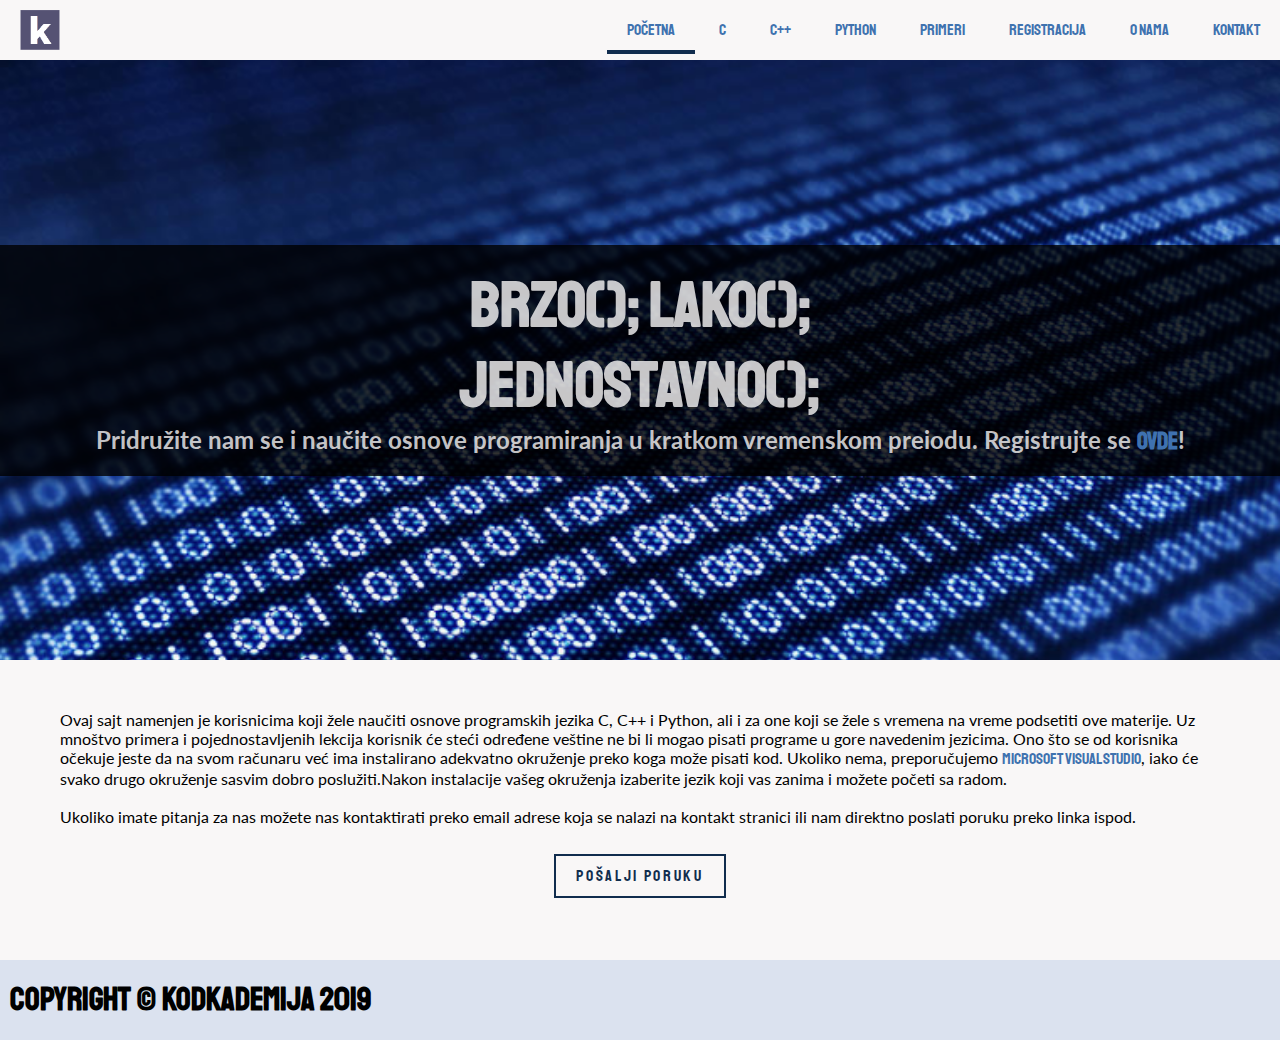
<file: index.html>
<!DOCTYPE html>
<html lang="sr-Latn-RS">
  <head>
    <meta charset="utf-8" />
    <meta name="viewport" content="width=device-width, initial-scale=1.0"/>
    <meta name="author" content="Aleksandar Milijanović"/>
    <meta name="robots" content="index, follow"/>
    <meta name="keywords" content="kod, metoda, funkcija, naredba, promenljiva"/>
    <meta name="description" content="Ovaj sajt namenjen je korisnicima koji žele naučiti osnove programiranja iz programskih jezika C, C++ i Python."/>
    <meta name="copyright"  content="Kodkademija @ 2019"/>
    <link href="https://fonts.googleapis.com/css?family=Lato&display=swap" rel="stylesheet"/>
    <link href="https://fonts.googleapis.com/css?family=Staatliches&display=swap" rel="stylesheet"/>
    <link rel="stylesheet" href="https://use.fontawesome.com/releases/v5.11.2/css/all.css"
    integrity="sha384-KA6wR/X5RY4zFAHpv/CnoG2UW1uogYfdnP67Uv7eULvTveboZJg0qUpmJZb5VqzN" crossorigin="anonymous"/>
    <link rel="stylesheet" type="text/css" href="css/master.css"/>
    <link rel="shortcut icon" href="img/favicon.ico"/>
    <title>Početna - KodKademija</title>
  </head>
  <body>
      <header>
        <div id="header-fixed">
          <div id="Logo">
            <!-- <h1><a href="index.html">KodKademij&commat;</a></h1> -->
            <a href="index.html" title="Početna"><img src="img/logo3.png" alt="Logo"/></a>
          </div>
          <nav id="meni">
            <ul>
              <li class="aktivan-link">
                <span class="fas fa-home"></span>
                <a href="index.html">Početna</a></li>
              <li><a href="c.html">C</a></li>
              <li><a href="cpp.html">C++</a></li>
              <li><a href="py.html">Python</a></li>
              <li class="podmeniLink"><a href="#">Primeri</a>
                <span class="fas fa-arrow-down"></span>
                  <ul id="podmeni">
                    <li><a  href="login.html">C</a></li>
                    <li><a  href="login.html">C++</a></li>
                    <li><a  href="login.html">Python</a></li>
                  </ul>
              </li>
              <li><a href="registracija.html">Registracija</a></li>
              <li>
                <span class="fas fa-user"></span>
                <a href="onama.html">O nama</a></li>
              <li>
                <span class="fas fa-phone-square"></span>
                <a href="kontakt.html">Kontakt</a></li>
            </ul>
          </nav>
          <div class="cleaner"></div>
        </div>
      </header>
      <main id="sadrzaj">
        <div id="slika-sredina">
          <div id="sredina-sadrzaj">
            <h1>Brzo(); Lako();<br/>Jednostavno();</h1>
            <h2>Pridružite nam se i naučite osnove programiranja u kratkom vremenskom preiodu. Registrujte se <a href="registracija.html">OVDE</a>!</h2>
          </div>
        </div>
        <div class="velicinaTeksta">
          <!-- <p>Ja sam Aca.Ja sam Aca.Ja sam Aca.Ja sam Aca.Ja sam Aca.Ja sam Aca.Ja sam Aca.Ja sam Aca.Ja sam Aca.Ja sam Aca.Ja sam Aca.Ja sam Aca.Ja sam Aca.Ja sam Aca.Ja sam Aca.Ja sam Aca.Ja sam Aca.Ja sam Aca.Ja sam Aca.Ja sam Aca.Ja sam Aca.Ja sam Aca.Ja sam Aca.Ja sam Aca.Ja sam Aca.Ja sam Aca.Ja sam Aca.Ja sam Aca.Ja sam Aca.Ja sam Aca.Ja sam Aca.Ja sam Aca.Ja sam Aca.Ja sam Aca.Ja sam Aca.Ja sam Aca.</p> -->
          <div>
            <p>Ovaj sajt namenjen je  korisnicima koji žele naučiti osnove programskih jezika C, C++ i Python, ali i za one koji se žele s vremena na vreme podsetiti ove materije.
              Uz mnoštvo primera i pojednostavljenih lekcija korisnik će steći određene veštine ne bi li mogao pisati programe u gore navedenim jezicima.
              Ono što se od korisnika očekuje jeste da na svom računaru već ima instalirano adekvatno okruženje preko koga može pisati kod.
              Ukoliko nema, preporučujemo <a href="https://visualstudio.microsoft.com/" target="_blank">Microsoft Visual Studio</a>, iako će svako drugo okruženje sasvim dobro poslužiti.Nakon instalacije vašeg okruženja izaberite jezik koji vas zanima i možete početi sa radom.
            </p>
            <p><br/>Ukoliko imate pitanja za nas možete nas kontaktirati preko email adrese koja se nalazi na kontakt stranici ili nam direktno poslati poruku preko linka ispod.</p>
          </div>
          <div class="plavi-link">
            <a href="kontakt.html" >Pošalji poruku</a>
          </div>
          <a href="rss.xml"><span class="fas fa-rss-square" id="rss"></span></a>
        </div>
      </main>
      <footer >
        <div id="copyright">
          <h1>Copyright &copy; Kodkademija 2019</h1>
        </div>
        <div id="fMeni">
          <!-- <a href="https://www.facebook.com/aleksandar.milijanovic.71" target="_blank"><span class="fab fa-facebook-square"></span>Aleksandar Milijanović</a> -->
           <ul>
            <li><a href="https://www.facebook.com/aleksandar.milijanovic.71" target="_blank"><span class="fab fa-facebook-square"></span></a></li>
            <li><a href="https://www.instagram.com/milijan_00/" target="_blank"><span class="fab fa-instagram"></span></a></li>
           </ul>
        </div>
        <div class="cleaner"></div>
      </footer>
  </body>
</html>
</file>
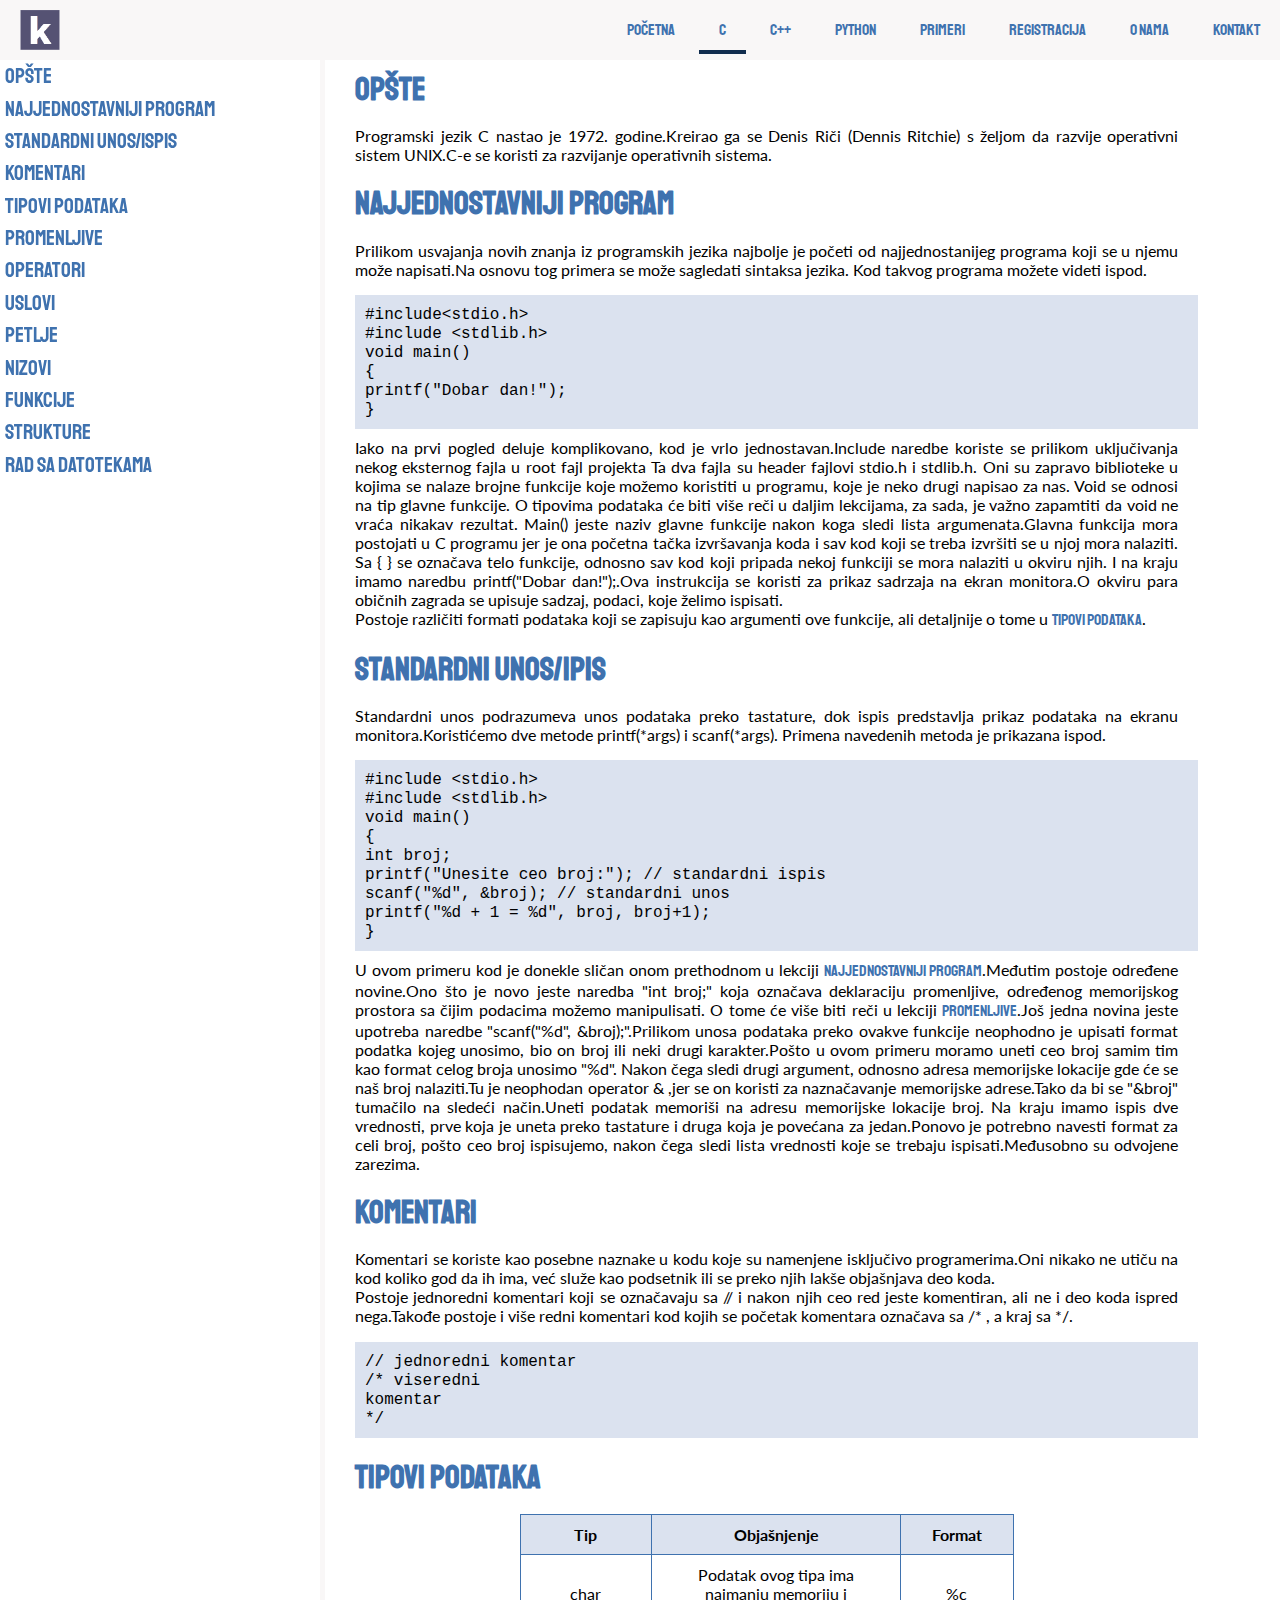
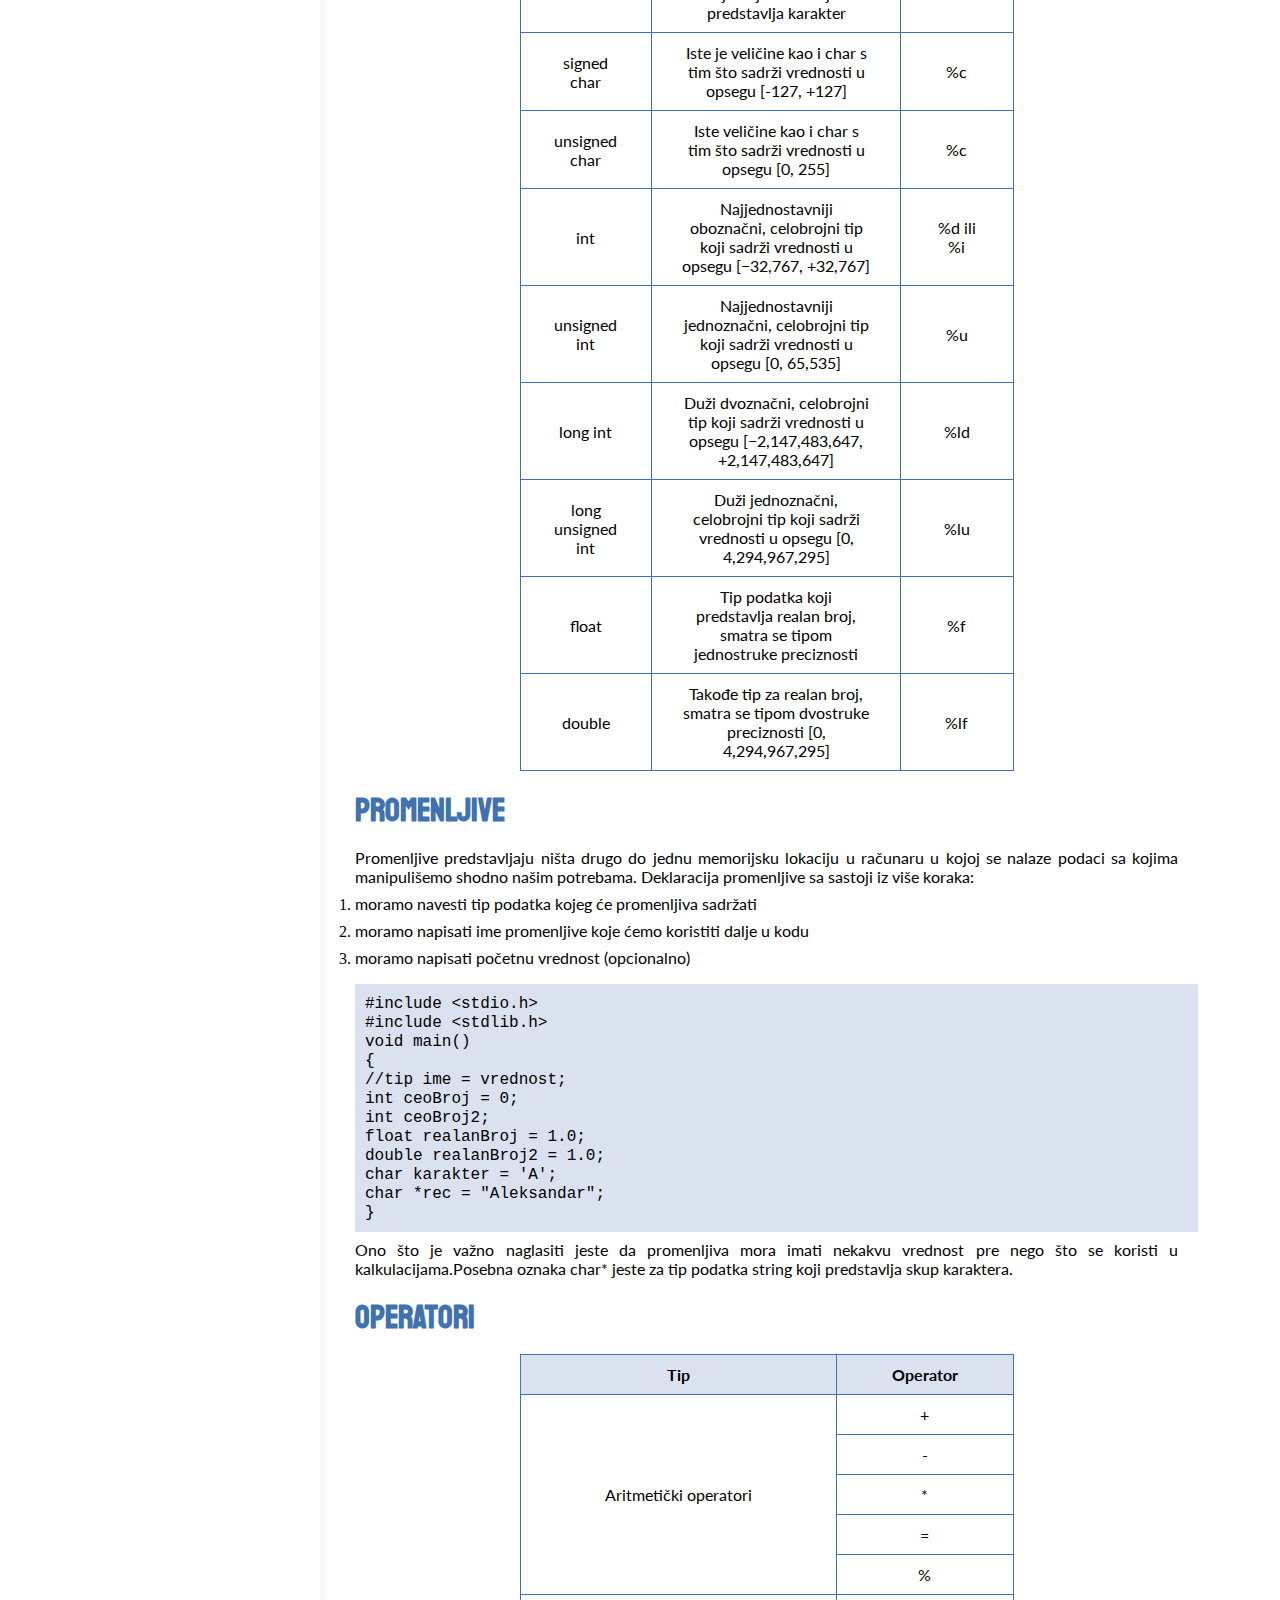
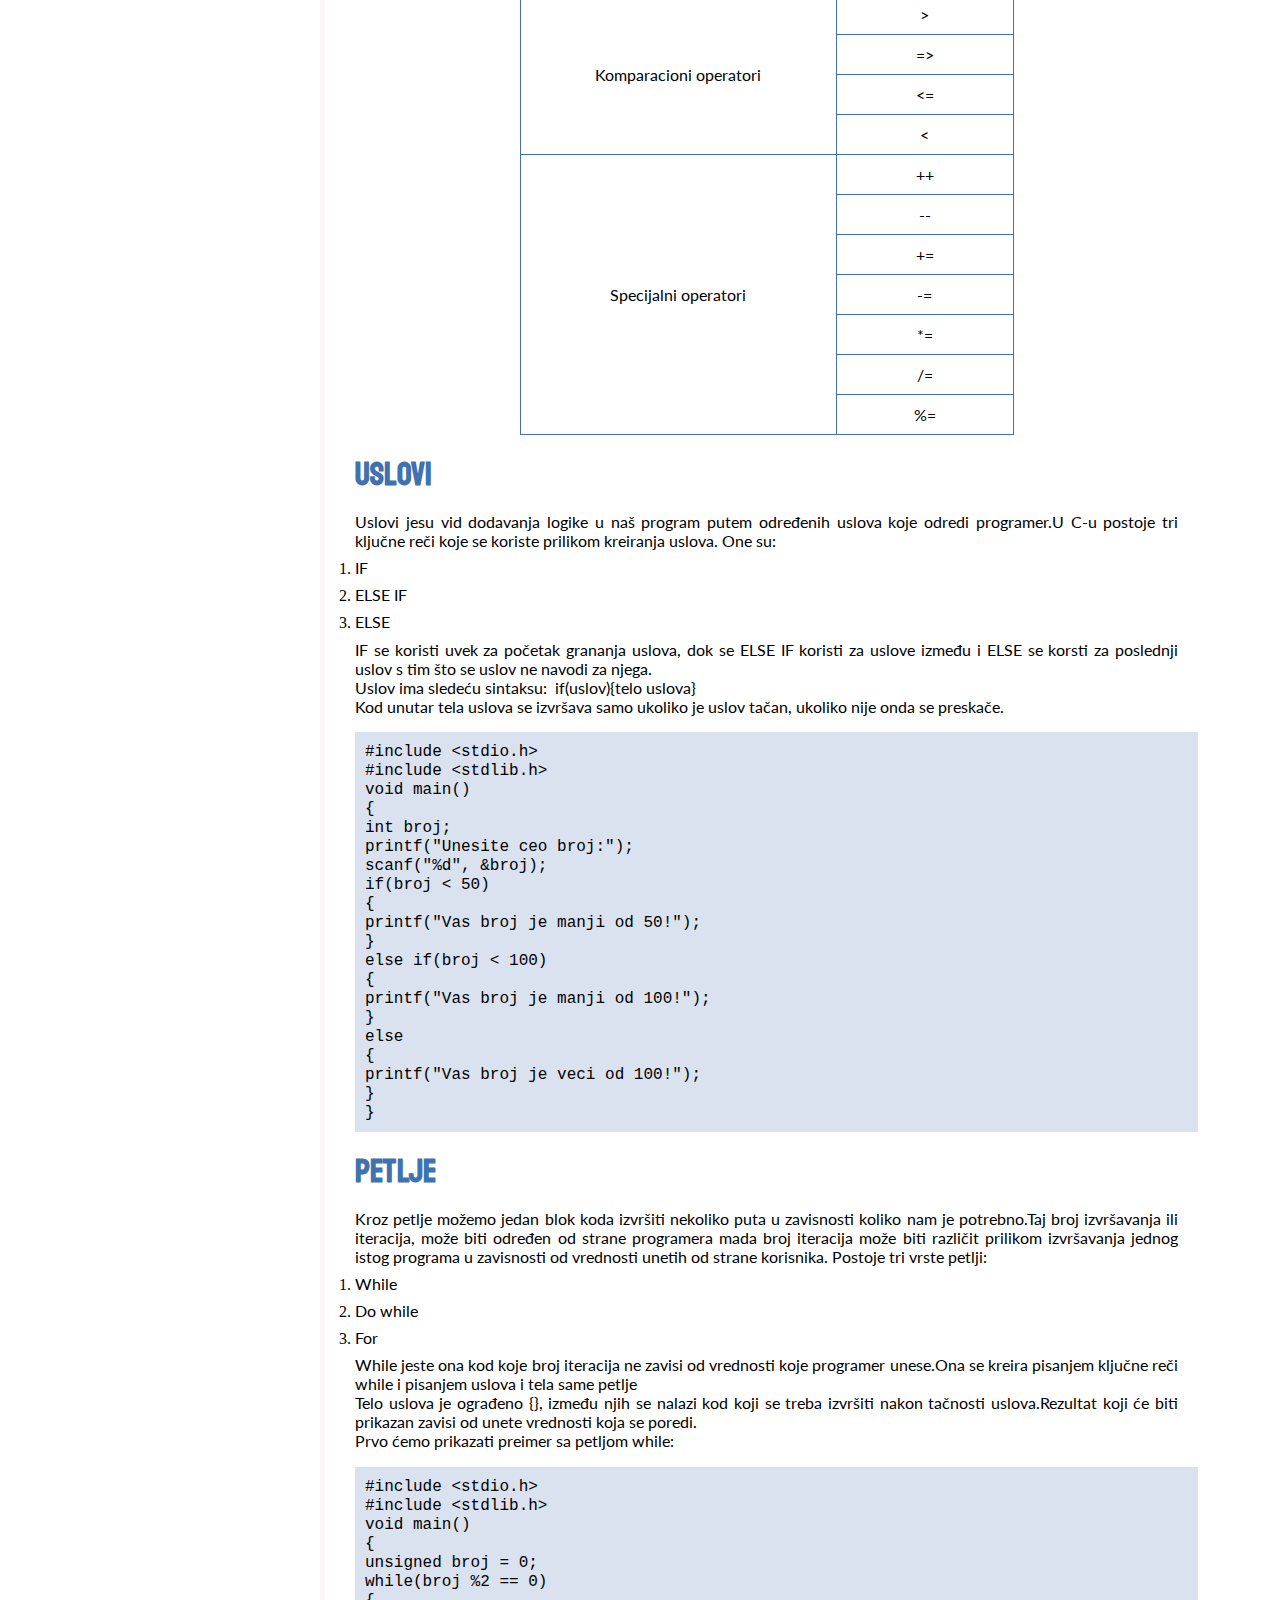
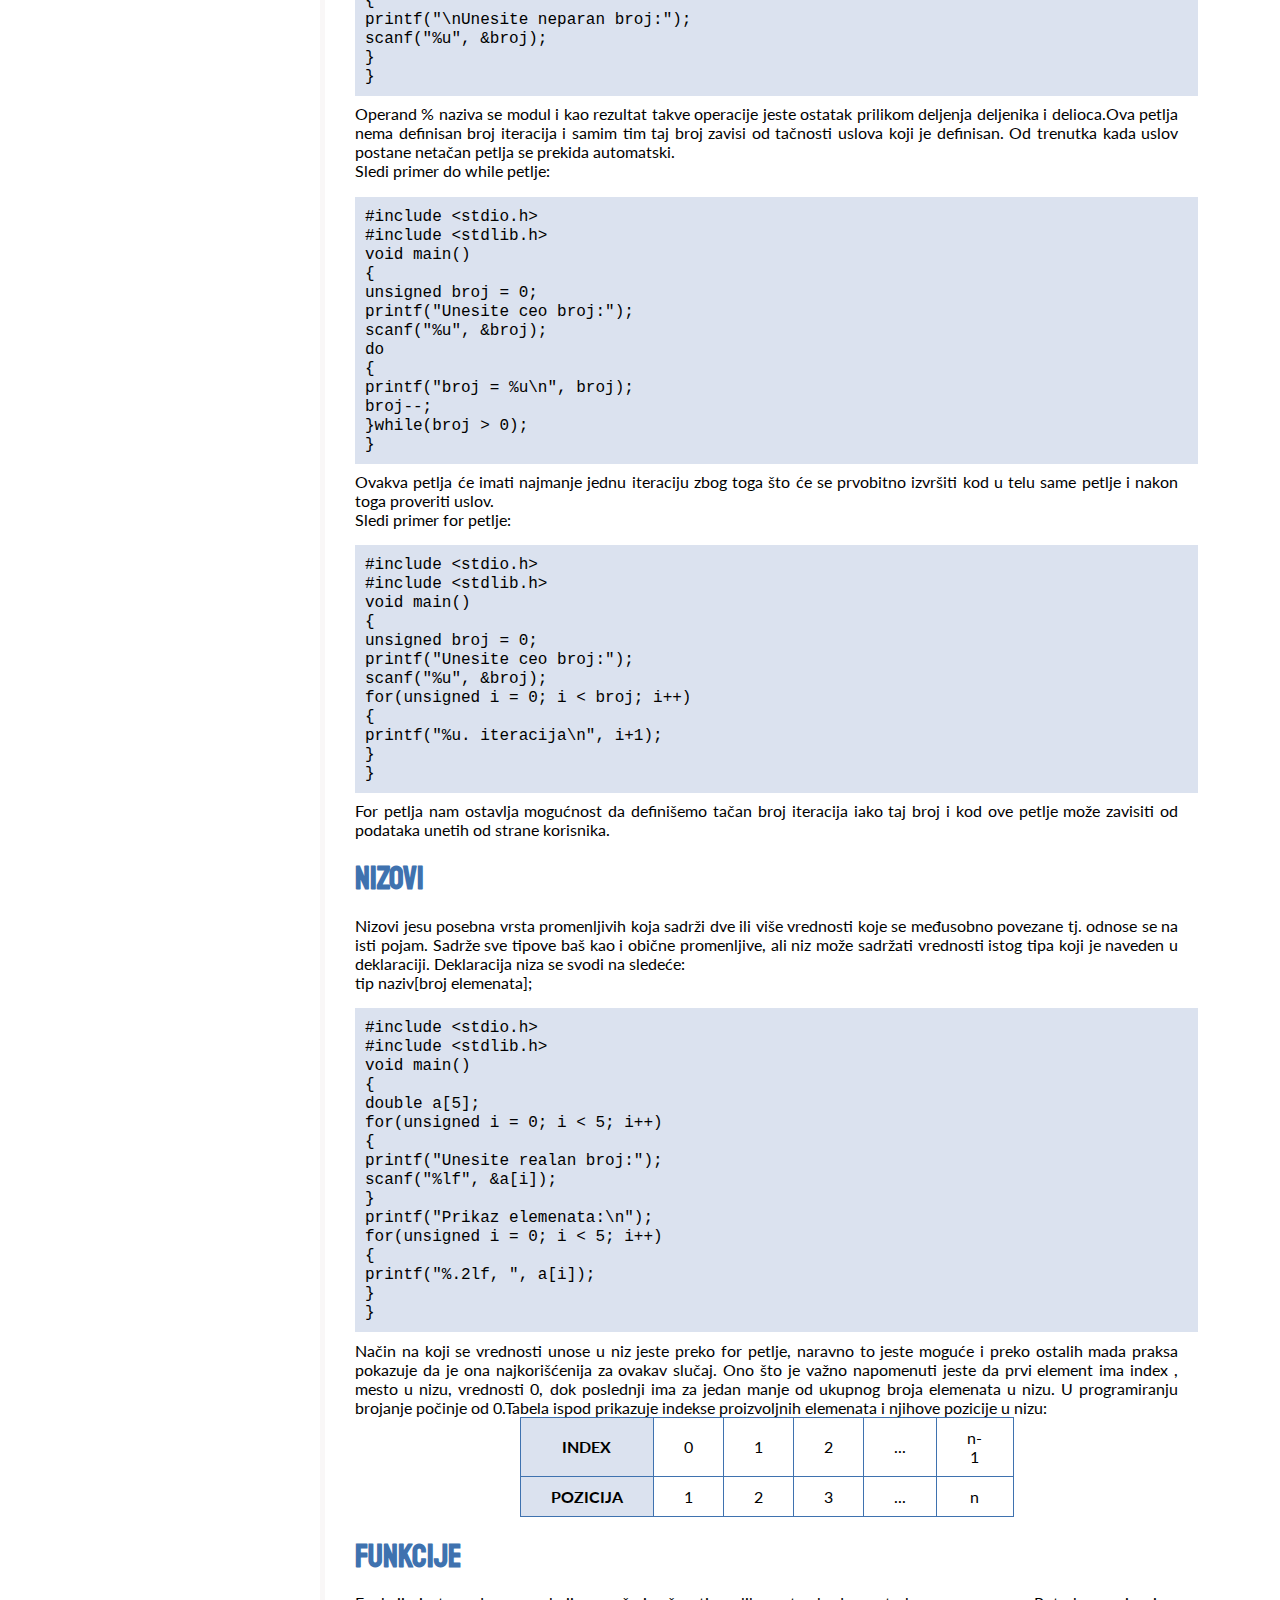
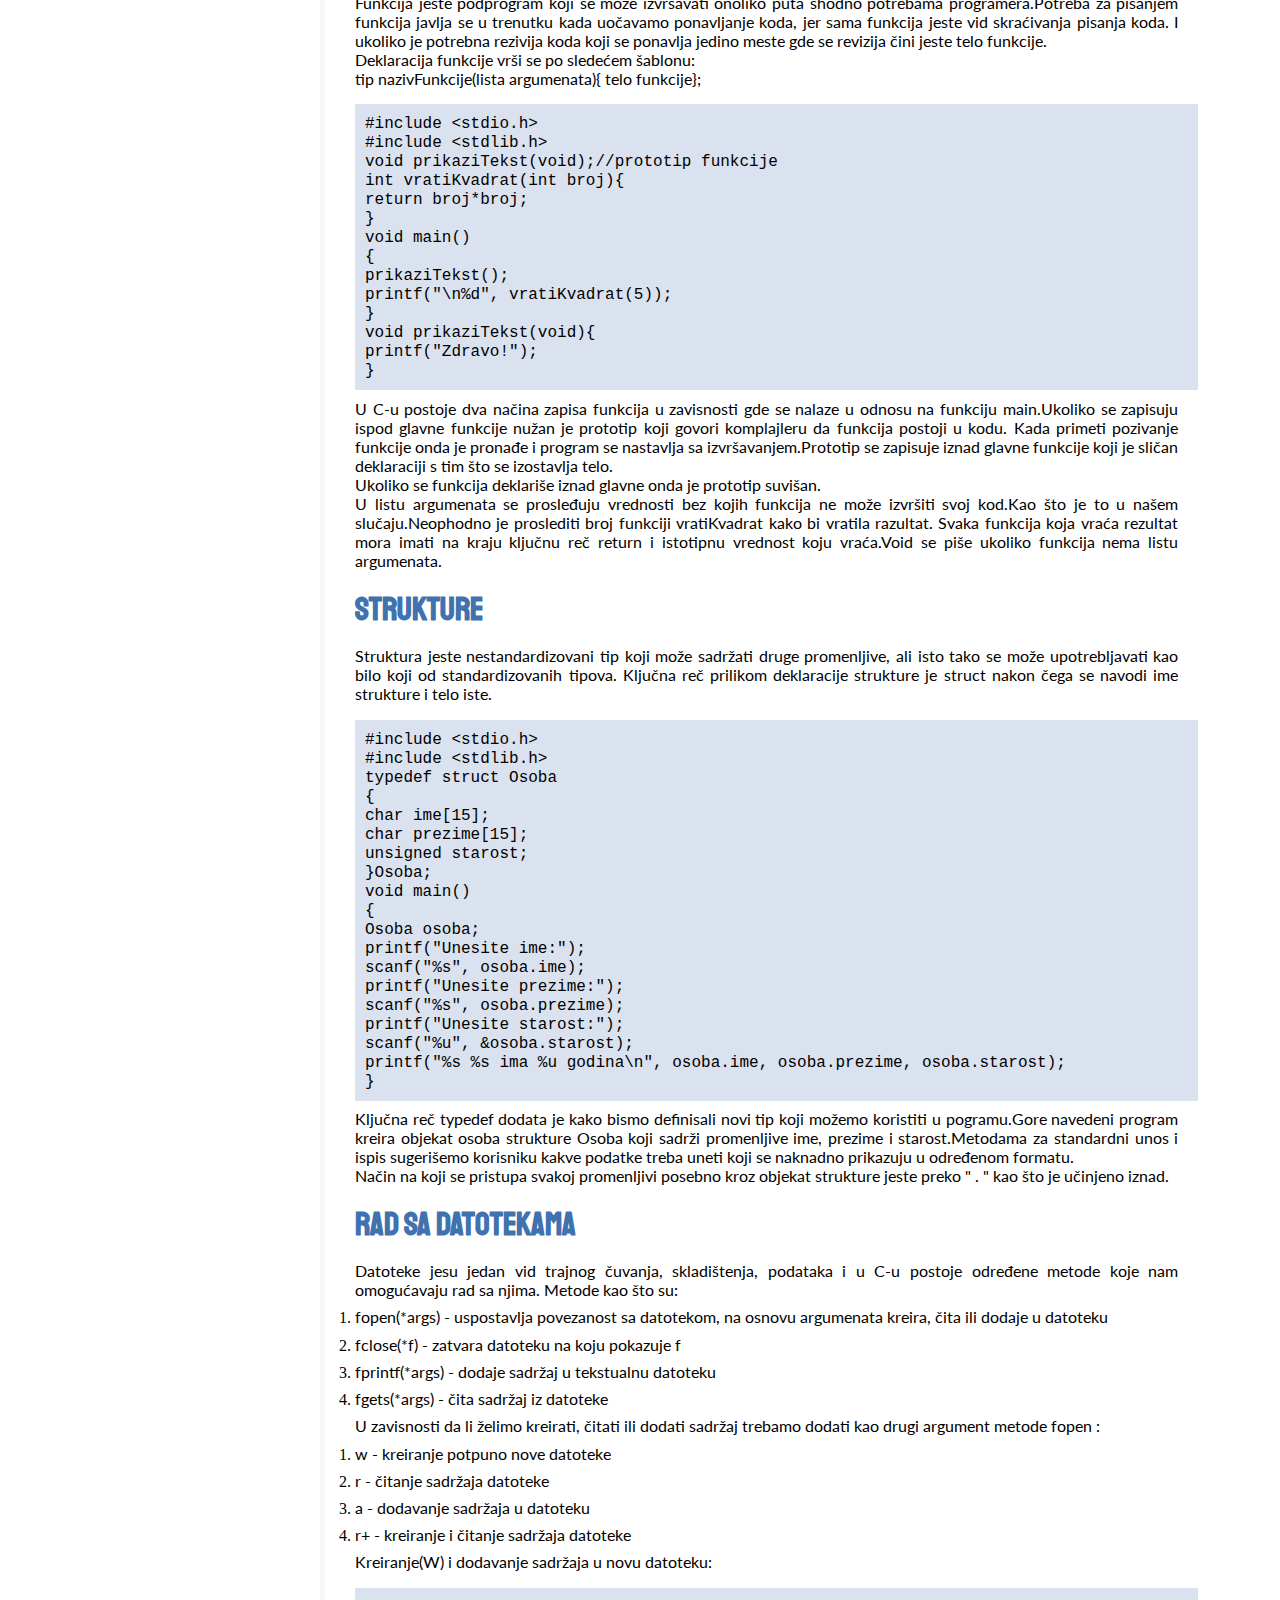
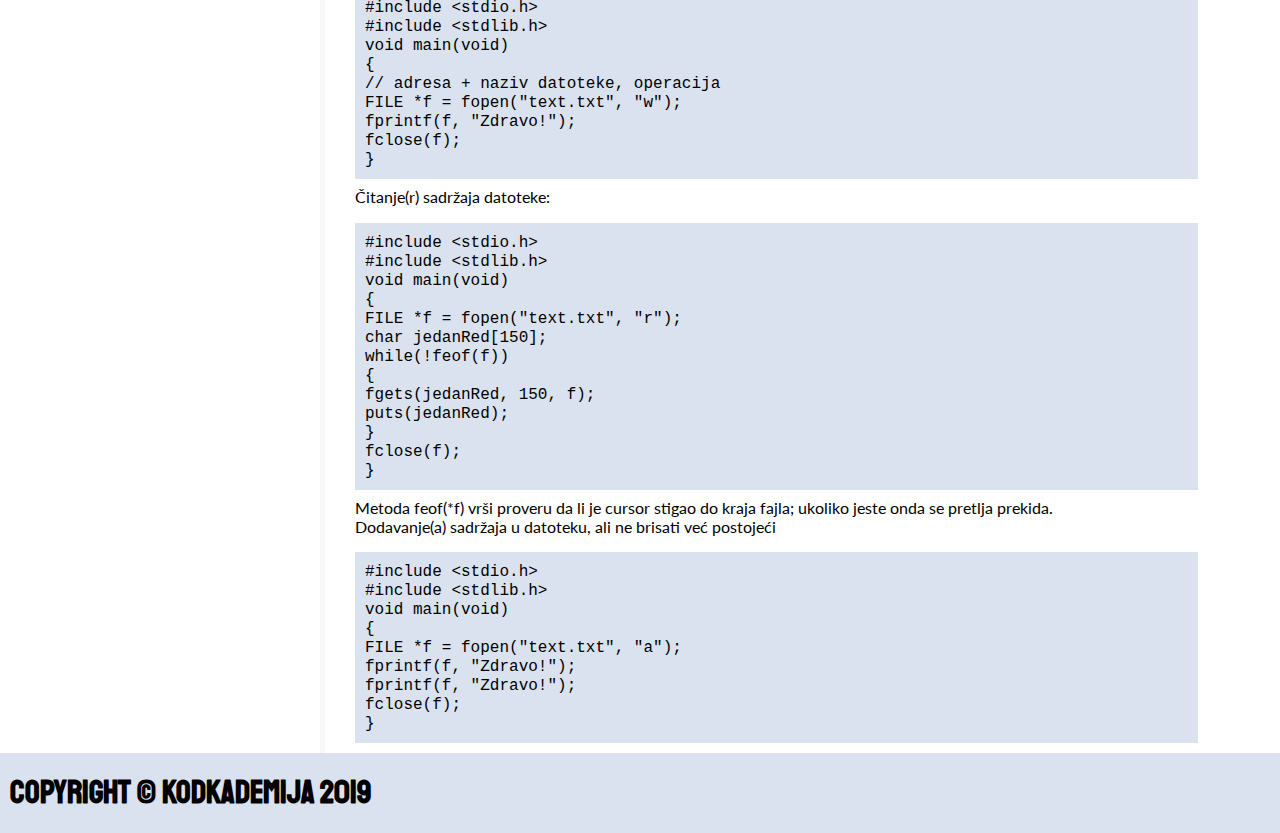
<file: c.html>
<!DOCTYPE html>
<html lang="sr-Latn-RS">
  <head>
    <meta charset="utf-8" />
    <meta name="viewport" content="width=device-width, initial-scale=1.0"/>
    <meta name="author" content="Aleksandar Milijanović"/>
    <meta name="robots" content="index, follow"/>
    <meta name="keywords" content="kod, metoda, funkcija, naredba, promenljiva"/>
    <meta name="description" content="Ovaj sajt namenjen je korisnicima koji žele naučiti osnove programiranja iz programskih jezika C, C++ i Python."/>
    <meta name="copyright"  content="Kodkademija @ 2019"/>
    <link href="https://fonts.googleapis.com/css?family=Lato&display=swap" rel="stylesheet"/>
    <link href="https://fonts.googleapis.com/css?family=Staatliches&display=swap" rel="stylesheet"/>
    <link rel="stylesheet" href="https://use.fontawesome.com/releases/v5.11.2/css/all.css"
    integrity="sha384-KA6wR/X5RY4zFAHpv/CnoG2UW1uogYfdnP67Uv7eULvTveboZJg0qUpmJZb5VqzN" crossorigin="anonymous"/>
    <link rel="stylesheet" type="text/css" href="css/master.css"/>
    <link rel="shortcut icon" href="img/favicon.ico"/>
    <title>Programski jezik C - KodKademija</title>
  </head>
  <body>
      <header>
        <div id="header-fixed">
          <div id="Logo">
            <a href="index.html" title="Početna"><img src="img/logo3.png" alt="Logo"/></a>
          </div>
          <div id="meni">
            <ul>
              <li>
                <span class="fas fa-home"></span>
                <a href="index.html">Početna</a></li>
              <li class="aktivan-link"><a href="c.html">C</a></li>
              <li><a href="cpp.html">C++</a></li>
              <li><a href="py.html">Python</a></li>
              <li class="podmeniLink"><a href="#">Primeri</a>
                <span class="fas fa-arrow-down"></span>
                  <ul id="podmeni">
                    <li><a  href="login.html">C</a></li>
                    <li><a  href="login.html">C++</a></li>
                    <li><a  href="login.html">Python</a></li>
                  </ul>
              </li>
              <li><a href="registracija.html">Registracija</a></li>
              <li>
                <span class="fas fa-user"></span>
                <a href="onama.html">O nama</a></li>
              <li>
                <span class="fas fa-phone-square"></span>
                <a href="kontakt.html">Kontakt</a></li>
            </ul>
          </div>
          <div class="cleaner"></div>
        </div>
      </header>
      <main id="sadrzaj">
        <!-- <div id="login">
        JEDAN LINK STILIZOVAN KAO TAS
        </div> -->
        <div id="sadrzajMeni">
            <ul>
              <li><a href="#opste">Opšte</a></li>
              <li><a href="#najjednostavnijiProgram">Najjednostavniji program</a></li>
              <li><a href="#standardniunosispis" >Standardni unos/ispis</a></li>
              <li><a href="#komentari" >Komentari</a></li>
              <li><a href="#tipoviPodataka" >Tipovi podataka</a></li>
              <li><a href="#promenljive" >Promenljive</a></li>
              <li><a href="#operatori" >Operatori</a></li>
              <li><a href="#uslovi" >Uslovi</a></li>
              <li><a href="#petlje" >Petlje</a></li>
              <li><a href="#nizovi" >Nizovi</a></li>
              <li><a href="#funkcije" >Funkcije</a></li>
              <li><a href="#strukture" >Strukture</a></li>
              <li><a href="#radsadatotekama" >Rad sa datotekama</a></li>
            </ul>
        </div>
        <div id="sadrzajDesno">
          <div class="oblast">
            <h1 ><a name="opste">Opšte</a></h1>
            <p>Programski jezik C nastao je 1972. godine.Kreirao ga se Denis Riči (Dennis Ritchie) s željom da razvije operativni sistem UNIX.C-e se koristi za razvijanje operativnih sistema.</p>
          </div>
          <div class="oblast">
            <h1 ><a name="najjednostavnijiProgram">Najjednostavniji program</a></h1>
            <p>Prilikom usvajanja novih znanja iz programskih jezika najbolje je početi od najjednostanijeg programa koji se u njemu može napisati.Na osnovu tog primera se može sagledati sintaksa jezika.
              Kod takvog programa možete videti ispod.
            </p>
            <div class="kod">
              <code>
                #include&lt;stdio.h&gt;<br/>
                #include &lt;stdlib.h&gt;<br/>

                void main()<br/>
                {<br/>
                	printf("Dobar dan!");<br/>
                }<br/>

              </code>
            </div>
            <p>Iako na prvi pogled deluje komplikovano, kod je vrlo jednostavan.Include naredbe koriste se prilikom uključivanja nekog eksternog fajla u  root fajl projekta
              Ta dva fajla su header fajlovi stdio.h i stdlib.h. Oni su zapravo biblioteke u kojima se nalaze brojne funkcije koje možemo koristiti u programu, koje je neko drugi napisao za nas.
              Void se odnosi na tip glavne funkcije. O tipovima podataka će biti više reči u daljim lekcijama, za sada, je važno zapamtiti da void ne vraća nikakav rezultat.
              Main() jeste naziv glavne funkcije nakon koga sledi lista argumenata.Glavna funkcija mora postojati u C programu jer je ona početna tačka izvršavanja koda i sav kod koji se treba izvršiti se u njoj mora nalaziti.
              Sa { } se označava telo funkcije, odnosno sav kod koji pripada nekoj funkciji se mora nalaziti u okviru njih.
              I na kraju imamo naredbu printf("Dobar dan!");.Ova instrukcija se koristi za prikaz sadrzaja na ekran monitora.O okviru para običnih zagrada se upisuje sadzaj, podaci, koje želimo ispisati.
              <br/>Postoje različiti formati podataka koji se zapisuju kao argumenti ove funkcije, ali detaljnije o tome u <a href="#tipoviPodataka">TIPOVI PODATAKA</a>.
            </p>
          </div>
          <div class="oblast">
            <h1 ><a name="standardniunosispis">Standardni unos/ipis</a></h1>
            <p>
              Standardni unos podrazumeva unos podataka preko tastature, dok ispis predstavlja prikaz podataka na ekranu monitora.Koristićemo dve metode printf(*args) i scanf(*args).
              Primena navedenih metoda je prikazana ispod.
            </p>
            <div class="kod">
              <code>
                #include &lt;stdio.h&gt;<br/>
                #include &lt;stdlib.h&gt;<br/>

                void main()<br/>
                {<br/>
                	int broj;<br/>
                	printf("Unesite ceo broj:"); // standardni ispis<br/>
                	scanf("%d", &broj); // standardni unos<br/>
                	printf("%d + 1 = %d", broj, broj+1);<br/>
                }

              </code>
            </div>
            <p>
              U ovom primeru kod je donekle sličan onom prethodnom u lekciji <a href="#najjednostavnijiProgram">NAJJEDNOSTAVNIJI PROGRAM</a>.Međutim postoje određene novine.Ono što je novo jeste naredba "int broj;" koja označava deklaraciju promenljive, određenog memorijskog prostora sa čijim podacima možemo manipulisati.
              O tome će više biti reči u lekciji <a href="#promenljive">PROMENLjIVE</a>.Još jedna novina jeste upotreba naredbe "scanf("%d", &broj);".Prilikom unosa podataka preko ovakve funkcije neophodno je upisati format podatka kojeg unosimo, bio on broj ili neki drugi karakter.Pošto u ovom primeru moramo uneti ceo broj samim tim kao format celog broja unosimo "%d".
              Nakon čega sledi drugi argument, odnosno adresa memorijske lokacije gde će se naš broj nalaziti.Tu je neophodan operator & ,jer se on koristi za naznačavanje memorijske adrese.Tako da bi se "&broj" tumačilo na sledeći način.Uneti podatak memoriši na adresu memorijske lokacije broj.
              Na kraju imamo ispis dve vrednosti, prve koja je uneta preko tastature i druga koja je povećana za jedan.Ponovo je potrebno navesti format za celi broj, pošto ceo broj ispisujemo, nakon čega sledi lista vrednosti koje se trebaju ispisati.Međusobno su odvojene zarezima.
             </p>
          </div>
          <div class="oblast">
            <h1 ><a name="komentari">Komentari</a></h1>
            <p>
              Komentari se koriste kao posebne naznake u kodu koje su namenjene isključivo programerima.Oni nikako ne utiču na kod koliko god da ih ima, već služe kao podsetnik ili se preko njih lakše objašnjava deo koda.<br/>
              Postoje jednoredni komentari koji se označavaju sa // i nakon njih ceo red jeste komentiran, ali ne i deo koda ispred nega.Takođe postoje i više redni komentari kod kojih se početak komentara označava sa /* , a kraj sa */.
            </p>
            <div class="kod">
              <code>
                // jednoredni komentar<br/>
                /* viseredni<br/>
                  komentar <br/>
                  */
              </code>
            </div>
          </div>
          <!-- NUZNA JE DORADA  -->
          <div class="oblast">
            <h1 ><a name="tipoviPodataka">Tipovi podataka</a></h1>
            <div class="centriraj tabela">
              <table>
                <tbody>
                <tr>
                  <th>Tip</th>
                  <th>Objašnjenje</th>
                  <th>Format</th>
                </tr>
                <tr>
                  <td>char</td>
                  <td>Podatak ovog tipa ima najmanju memoriju i predstavlja  karakter</td>
                  <td>%c</td>
                </tr>
                <tr>
                  <td>signed char</td>
                  <td>Iste je veličine kao i char s tim što sadrži vrednosti u opsegu &lsqb;-127, +127&rsqb;</td>
                  <td>%c</td>
                </tr>
                <tr>
                  <td>unsigned char</td>
                  <td>Iste veličine kao i char s tim što sadrži vrednosti u opsegu &lsqb;0, 255&rsqb;</td>
                  <td>%c</td>
                </tr>
                <tr>
                  <td>int</td>
                  <td>Najjednostavniji oboznačni, celobrojni tip koji sadrži vrednosti u opsegu &lsqb;−32,767, +32,767&rsqb;</td>
                  <td>%d ili %i</td>
                </tr>
                <tr>
                  <td>unsigned int</td>
                  <td>Najjednostavniji jednoznačni, celobrojni tip koji sadrži vrednosti u opsegu &lsqb;0, 65,535&rsqb;</td>
                  <td>%u</td>
                </tr>
                <tr>
                  <td>long int</td>
                  <td>Duži  dvoznačni, celobrojni tip koji sadrži vrednosti u opsegu &lsqb;−2,147,483,647, +2,147,483,647&rsqb;</td>
                  <td>%ld</td>
                </tr>
                <tr>
                  <td>long unsigned  int</td>
                  <td>Duži  jednoznačni, celobrojni tip koji sadrži vrednosti u opsegu &lsqb;0, 4,294,967,295&rsqb;</td>
                  <td>%lu</td>
                </tr>
                <tr>
                  <td>float</td>
                  <td>Tip podatka koji predstavlja realan broj, smatra se tipom  jednostruke preciznosti</td>
                  <td>%f</td>
                </tr>
                <tr>
                  <td>double</td>
                  <td>Takođe tip za realan broj, smatra se tipom dvostruke preciznosti  &lsqb;0, 4,294,967,295&rsqb;</td>
                  <td>%lf</td>
                </tr>
              </tbody>
              </table>
            </div>

          </div>
          <div class="oblast">
            <h1 ><a name="promenljive">Promenljive</a></h1>
            <p>
              Promenljive predstavljaju ništa drugo do jednu memorijsku lokaciju u računaru u kojoj se nalaze podaci sa kojima manipulišemo shodno našim potrebama.
              Deklaracija promenljive sa sastoji iz više koraka:
              </p>
              <ol>
                <li><p>moramo navesti tip podatka kojeg će promenljiva sadržati</p></li>
                <li><p>moramo napisati ime promenljive koje ćemo koristiti dalje u kodu</p></li>
                <li><p>moramo napisati početnu vrednost (opcionalno)</p></li>
              </ol>
            <div class="kod">
              <code>
                #include &lt;stdio.h&gt; <br/>
                #include &lt;stdlib.h&gt;<br/>
                void main()<br/>
                {<br/>
                  //tip ime = vrednost;<br/>
                  int ceoBroj = 0;<br/>
                  int ceoBroj2;<br/>
                  float realanBroj = 1.0;<br/>
                  double realanBroj2 = 1.0;<br/>
                  char karakter = 'A';<br/>
                  char *rec = "Aleksandar";<br/>
                }
              </code>
            </div>
            <p>Ono što je važno naglasiti jeste da promenljiva mora imati nekakvu vrednost pre nego što se koristi u kalkulacijama.Posebna oznaka char* jeste za tip podatka string koji predstavlja skup karaktera.</p>
          </div>
          <div class="oblast">
            <h1 ><a name="operatori">Operatori</a></h1>
            <div class="centriraj tabela">
              <table>
                <tbody>
                <tr>
                  <th>Tip</th>
                  <th>Operator</th>
                </tr>
                <tr>
                  <td rowspan="5">Aritmetički operatori</td>
                  <td>+</td>
                </tr>
                <tr>
                  <td>-</td>
                </tr>
                <tr>
                  <td>*</td>
                </tr>
                <tr>
                  <td>=</td>
                </tr>
                <tr>
                  <td>%</td>
                </tr>
                <tr>
                  <td rowspan="4">Komparacioni operatori</td>
                  <td>&gt;</td>
                </tr>
                <tr>
                  <td>=&gt;</td>
                </tr>
                <tr>
                  <td>&lt;=</td>
                </tr>
                <tr>
                  <td>&lt;</td>
                </tr>
                <tr>
                  <td rowspan="7">Specijalni operatori</td>
                  <td>++</td>
                </tr>
                <tr>
                  <td>--</td>
                </tr>
                <tr>
                  <td>+=</td>
                </tr>
                <tr>
                  <td>-=</td>
                </tr>
                <tr>
                  <td>*=</td>
                </tr>
                <tr>
                  <td>/=</td>
                </tr>
                <tr>
                  <td>%=</td>
                </tr>
              </tbody>
              </table>
            </div>
          </div>
          <div class="oblast">
            <h1 ><a name="uslovi">Uslovi</a></h1>
            <p>
              Uslovi jesu vid dodavanja logike u naš program putem određenih uslova koje odredi programer.U C-u postoje tri ključne reči koje se koriste prilikom kreiranja uslova.
              One su:
              </p>
              <ol>
                <li><p>IF</p></li>
                <li><p>ELSE IF</p></li>
                <li><p>ELSE</p></li>
              </ol>
              <p>IF se koristi uvek za početak grananja uslova, dok se ELSE IF koristi za uslove između i ELSE se korsti za poslednji uslov s tim što se uslov ne navodi za njega.<br/>
                Uslov ima sledeću sintaksu: &nbsp;if(uslov){telo uslova}<br/>
                Kod unutar tela uslova se izvršava samo ukoliko je uslov tačan, ukoliko nije onda se preskače.
              </p>
            <div class="kod">
              <code>
                #include &lt;stdio.h&gt; <br/>
                #include &lt;stdlib.h&gt;<br/>
                void main() <br/>
                { <br/>
                	int broj; <br/>
                	printf("Unesite ceo broj:");  <br/>
                	scanf("%d", &broj); <br/>
                	if(broj < 50) <br/>
                	{ <br/>
                		printf("Vas broj je manji od 50!"); <br/>
                	} <br/>
                	else if(broj < 100) <br/>
                	{ <br/>
                		printf("Vas broj je manji od 100!"); <br/>
                	} <br/>
                	else <br/>
                	{ <br/>
                		printf("Vas broj je veci od 100!"); <br/>
                	} <br/>
                }
              </code>
            </div>
          </div>
          <div class="oblast">
            <h1 ><a name="petlje">Petlje</a></h1>
            <p>
              Kroz petlje možemo jedan blok koda izvršiti nekoliko puta u zavisnosti koliko nam je potrebno.Taj broj izvršavanja ili iteracija, može biti određen od strane programera mada broj iteracija može biti različit prilikom izvršavanja jednog istog programa u zavisnosti od vrednosti unetih od strane korisnika.
              Postoje tri vrste petlji:
              </p>
              <ol>
                <li><p>While</p></li>
                <li><p>Do while</p></li>
                <li><p>For</p></li>
              </ol>
              <p>While jeste ona kod koje broj iteracija ne zavisi od vrednosti koje programer unese.Ona se kreira pisanjem ključne reči while i pisanjem uslova i tela same petlje<br/>
                Telo uslova je ograđeno {}, između njih se nalazi kod koji se treba izvršiti nakon tačnosti uslova.Rezultat koji će biti prikazan zavisi od unete vrednosti koja se poredi.<br/>
                  Prvo ćemo prikazati preimer sa petljom while:
               </p>
            <div class="kod">
              <code>
                #include &lt;stdio.h&gt; <br/>
                #include &lt;stdlib.h&gt;<br/>

                void main()<br/>
                {<br/>
                	unsigned broj = 0;<br/>
                	while(broj %2 == 0)<br/>
                	{<br/>
                		printf("\nUnesite neparan broj:");<br/>
                		scanf("%u", &broj);<br/>
                	}<br/>
                }<br/>
              </code>
            </div>
            <p>Operand % naziva se modul i kao rezultat takve operacije jeste ostatak prilikom deljenja deljenika i delioca.Ova petlja nema definisan broj iteracija i samim tim taj broj zavisi od tačnosti uslova koji je definisan.
              Od trenutka kada uslov postane netačan petlja se prekida automatski.<br/>
              Sledi primer do while petlje:
            </p>
            <div class="kod">
              <code>
                #include &lt;stdio.h&gt; <br/>
                #include &lt;stdlib.h&gt;<br/>

                void main()<br/>
                {<br/>
                  unsigned broj = 0; <br/>
                  printf("Unesite ceo broj:"); <br/>
                	scanf("%u", &broj); <br/>
                	do <br/>
                	{ <br/>
                		printf("broj = %u\n", broj); <br/>
                		broj--; <br/>
                	}while(broj > 0); <br/>
                }<br/>
              </code>
            </div>
            <p>Ovakva petlja će imati najmanje jednu iteraciju zbog toga što će se prvobitno izvršiti kod u telu same petlje i nakon toga proveriti uslov.<br/>
              Sledi primer for petlje:
            </p>
            <div class="kod">
              <code>
                #include &lt;stdio.h&gt; <br/>
                #include &lt;stdlib.h&gt;<br/>

                void main()<br/>
                {<br/>
                  unsigned broj = 0; <br/>
                  printf("Unesite ceo broj:");<br/>
                	scanf("%u", &broj);<br/>
                	for(unsigned i = 0; i < broj; i++)<br/>
                	{<br/>
                		printf("%u. iteracija\n", i+1);<br/>
                	}<br/>
                }<br/>
              </code>
            </div>
            <p>For petlja nam ostavlja mogućnost da definišemo tačan broj iteracija iako taj broj i kod ove petlje može zavisiti od podataka unetih od strane korisnika.</p>
          </div>
          <div class="oblast">
            <h1 ><a name="nizovi">Nizovi</a></h1>
            <p>
              Nizovi jesu posebna vrsta promenljivih koja sadrži dve ili više vrednosti koje se međusobno povezane tj. odnose se na isti pojam.
              Sadrže sve tipove baš kao i obične promenljive, ali niz može sadržati vrednosti istog tipa koji je naveden u deklaraciji.
              Deklaracija niza se svodi na sledeće:<br/>
              tip naziv&lsqb;broj elemenata&rsqb;;<br/>
              </p>
            <div class="kod">
              <code>
                #include &lt;stdio.h&gt; <br/>
                #include &lt;stdlib.h&gt;<br/>

                void main()<br/>
                {<br/>
                	double a[5];<br/>
                	for(unsigned i = 0; i < 5; i++)<br/>
                	{<br/>
                		printf("Unesite realan broj:");<br/>
                		scanf("%lf", &a[i]);<br/>
                	}<br/>
                	printf("Prikaz elemenata:\n");<br/>
                	for(unsigned i = 0; i < 5; i++)<br/>
                	{<br/>
                		printf("%.2lf, ", a[i]);<br/>
                	}<br/>
                }<br/>
              </code>
            </div>
            <p>Način na koji se vrednosti unose u niz jeste preko for petlje, naravno to jeste moguće i preko ostalih mada praksa pokazuje da je ona najkorišćenija za ovakav slučaj.
              Ono što je važno napomenuti jeste da prvi element ima index , mesto u nizu, vrednosti 0, dok poslednji ima za jedan manje od ukupnog broja elemenata u nizu. U programiranju brojanje
              počinje od 0.Tabela ispod prikazuje indekse proizvoljnih elemenata i njihove pozicije u nizu:
            </p>
          <div class="centriraj tabela">
            <table>
              <tbody>
              <tr>
                <th>INDEX</th>
                <td>0</td>
                <td>1</td>
                <td>2</td>
                <td>...</td>
                <td>n-1</td>
              </tr>
              <tr>
                <th>POZICIJA</th>
                <td>1</td>
                <td>2</td>
                <td>3</td>
                <td>...</td>
                <td>n</td>
              </tr>
            </tbody>
            </table>
          </div>
          <!-- <p>n - ukupan broj elemenata u nizu</p> -->
          </div>
          <div class="oblast">
            <h1 ><a name="funkcije">Funkcije</a></h1>
            <p>
              Funkcija jeste podprogram koji se može izvršavati onoliko puta shodno potrebama programera.Potreba za pisanjem funkcija javlja se  u trenutku kada uočavamo ponavljanje koda, jer sama funkcija jeste vid skraćivanja pisanja koda.
              I ukoliko je potrebna rezivija koda koji se ponavlja jedino meste gde se revizija čini jeste telo funkcije.<br/>
              Deklaracija funkcije vrši se po sledećem šablonu:<br/>
              tip nazivFunkcije(lista argumenata){ telo funkcije};
              </p>
            <div class="kod">
              <code>
                #include &lt;stdio.h&gt; <br/>
                #include &lt;stdlib.h&gt;<br/>
                void prikaziTekst(void);//prototip funkcije <br/>
                int vratiKvadrat(int broj){ <br/>
                	return broj*broj; <br/>
                } <br/>
                void main() <br/>
                { <br/>
                	prikaziTekst(); <br/>
                	printf("\n%d", vratiKvadrat(5)); <br/>
                } <br/>
                void prikaziTekst(void){ <br/>
                	printf("Zdravo!"); <br/>
                } <br/>
              </code>
            </div>
            <p>U C-u postoje dva načina zapisa funkcija u zavisnosti gde se nalaze u odnosu na funkciju main.Ukoliko se zapisuju ispod glavne funkcije  nužan je prototip koji govori komplajleru da funkcija postoji u kodu.
              Kada primeti pozivanje funkcije onda je pronađe i program se nastavlja sa izvršavanjem.Prototip se zapisuje iznad glavne funkcije koji je sličan deklaraciji s tim što se izostavlja telo.<br/>
              Ukoliko se funkcija deklariše iznad glavne onda je prototip suvišan.<br/>
              U listu argumenata se prosleđuju vrednosti bez kojih funkcija ne može izvršiti svoj kod.Kao što je to u našem slučaju.Neophodno je proslediti broj funkciji vratiKvadrat kako bi vratila razultat.
              Svaka funkcija koja vraća rezultat mora imati na kraju ključnu reč return i istotipnu vrednost koju vraća.Void se piše ukoliko funkcija nema listu argumenata.
            </p>
          </div>
          <div class="oblast">
            <h1 ><a name="strukture">Strukture</a></h1>
            <p>
              Struktura jeste nestandardizovani tip koji može sadržati druge promenljive, ali isto tako se može upotrebljavati kao bilo koji od standardizovanih tipova.
              Ključna reč prilikom deklaracije strukture je struct nakon čega se navodi ime strukture i telo iste.
              </p>
            <div class="kod">
              <code>
                #include &lt;stdio.h&gt; <br/>
                #include &lt;stdlib.h&gt;<br/>
                typedef struct Osoba<br/>
                {<br/>
                	char ime[15];<br/>
                	char prezime[15];<br/>
                	unsigned starost;<br/>
                }Osoba;<br/>
                void main()<br/>
                {<br/>
                	Osoba osoba;<br/>
                	printf("Unesite ime:");<br/>
                	scanf("%s", osoba.ime);<br/>
                	printf("Unesite prezime:");<br/>
                	scanf("%s", osoba.prezime);<br/>
                	printf("Unesite starost:");<br/>
                	scanf("%u", &osoba.starost);<br/>
                	printf("%s %s ima %u godina\n", osoba.ime, osoba.prezime, osoba.starost);<br/>
                }<br/>
              </code>
            </div>
            <p>
              Ključna reč typedef dodata je kako bismo definisali novi tip koji možemo koristiti u pogramu.Gore navedeni program kreira  objekat osoba strukture Osoba
              koji sadrži promenljive ime, prezime i starost.Metodama  za standardni unos i ispis sugerišemo korisniku kakve podatke treba uneti koji se naknadno prikazuju u određenom formatu.<br/>
              Način na koji se pristupa svakoj promenljivi posebno kroz objekat strukture jeste preko " . " kao što je učinjeno iznad.
            </p>
          </div>
          <div class="oblast">
            <h1 ><a name="radsadatotekama">Rad sa datotekama</a></h1>
            <p>
              Datoteke jesu jedan vid trajnog čuvanja, skladištenja, podataka i u C-u postoje određene metode koje nam omogućavaju rad sa njima.
              Metode kao što su:
            </p>
            <ol>
              <li><p>fopen(*args) - uspostavlja povezanost sa datotekom, na osnovu argumenata kreira, čita ili dodaje u datoteku </p></li>
              <li><p>fclose(*f) - zatvara datoteku na koju pokazuje f </p></li>
              <li><p>fprintf(*args) - dodaje sadržaj u tekstualnu datoteku</p></li>
              <li><p>fgets(*args) - čita sadržaj iz datoteke </p></li>
            </ol>
            <p>U zavisnosti da li želimo kreirati, čitati ili dodati sadržaj trebamo dodati kao drugi argument metode fopen :</p>
            <ol>
              <li><p>w - kreiranje potpuno nove datoteke</p></li>
              <li><p>r - čitanje sadržaja datoteke</p></li>
              <li><p>a - dodavanje sadržaja u datoteku</p></li>
              <li><p>r+ - kreiranje i čitanje sadržaja datoteke</p></li>
            </ol>
            <p>Kreiranje(W) i dodavanje sadržaja u novu datoteku:</p>
            <div class="kod">
              <code>
                #include &lt;stdio.h&gt; <br/>
                #include &lt;stdlib.h&gt;<br/>
                void main(void)<br/>
                { <br/>
                  //          adresa + naziv datoteke, operacija<br/>
                	FILE *f = fopen("text.txt", "w");<br/>
                	fprintf(f, "Zdravo!");<br/>
                	fclose(f);<br/>
                }<br/>

              </code>
            </div>
            <p>Čitanje(r) sadržaja  datoteke:</p>
            <div class="kod">
              <code>
                #include &lt;stdio.h&gt; <br/>
                #include &lt;stdlib.h&gt;<br/>

                void main(void) <br/>
                { <br/>

                	FILE *f = fopen("text.txt", "r"); <br/>
                	char jedanRed[150]; <br/>
                	while(!feof(f)) <br/>
                	{ <br/>
                		fgets(jedanRed, 150, f); <br/>
                		puts(jedanRed); <br/>
                	} <br/>
                	fclose(f); <br/>
                } <br/>
              </code>
            </div>
             <p>Metoda feof(*f) vrši proveru da li je cursor stigao do kraja fajla; ukoliko jeste onda se pretlja prekida.<br/>Dodavanje(a) sadržaja u datoteku, ali ne brisati već postojeći</p>
             <div class="kod">
               <code>
                 #include &lt;stdio.h&gt; <br/>
                 #include &lt;stdlib.h&gt;<br/>
                  void main(void)<br/>
                  {<br/>
                  	FILE *f = fopen("text.txt", "a");<br/>
                  	fprintf(f, "Zdravo!");<br/>
                  	fprintf(f, "Zdravo!");<br/>
                  	fclose(f);<br/>
                  }<br/>
               </code>
             </div>
          </div>
        </div>
        <div class="cleaner"></div>
      </main>
      <footer>
        <div id="copyright">
          <h1>Copyright &copy; Kodkademija 2019</h1>
        </div>
        <div id="fMeni">
          <!-- <a href="https://www.facebook.com/aleksandar.milijanovic.71" target="_blank"><span class="fab fa-facebook-square"></span>Aleksandar Milijanović</a> -->
           <ul>
            <li><a href="https://www.facebook.com/aleksandar.milijanovic.71" target="_blank"><span class="fab fa-facebook-square"></span></a></li>
            <li><a href="https://www.instagram.com/milijan_00/" target="_blank"><span class="fab fa-instagram"></span></a></li>
           </ul>
        </div>
        <div class="cleaner"></div>
      </footer>
  </body>
</html>
</file>
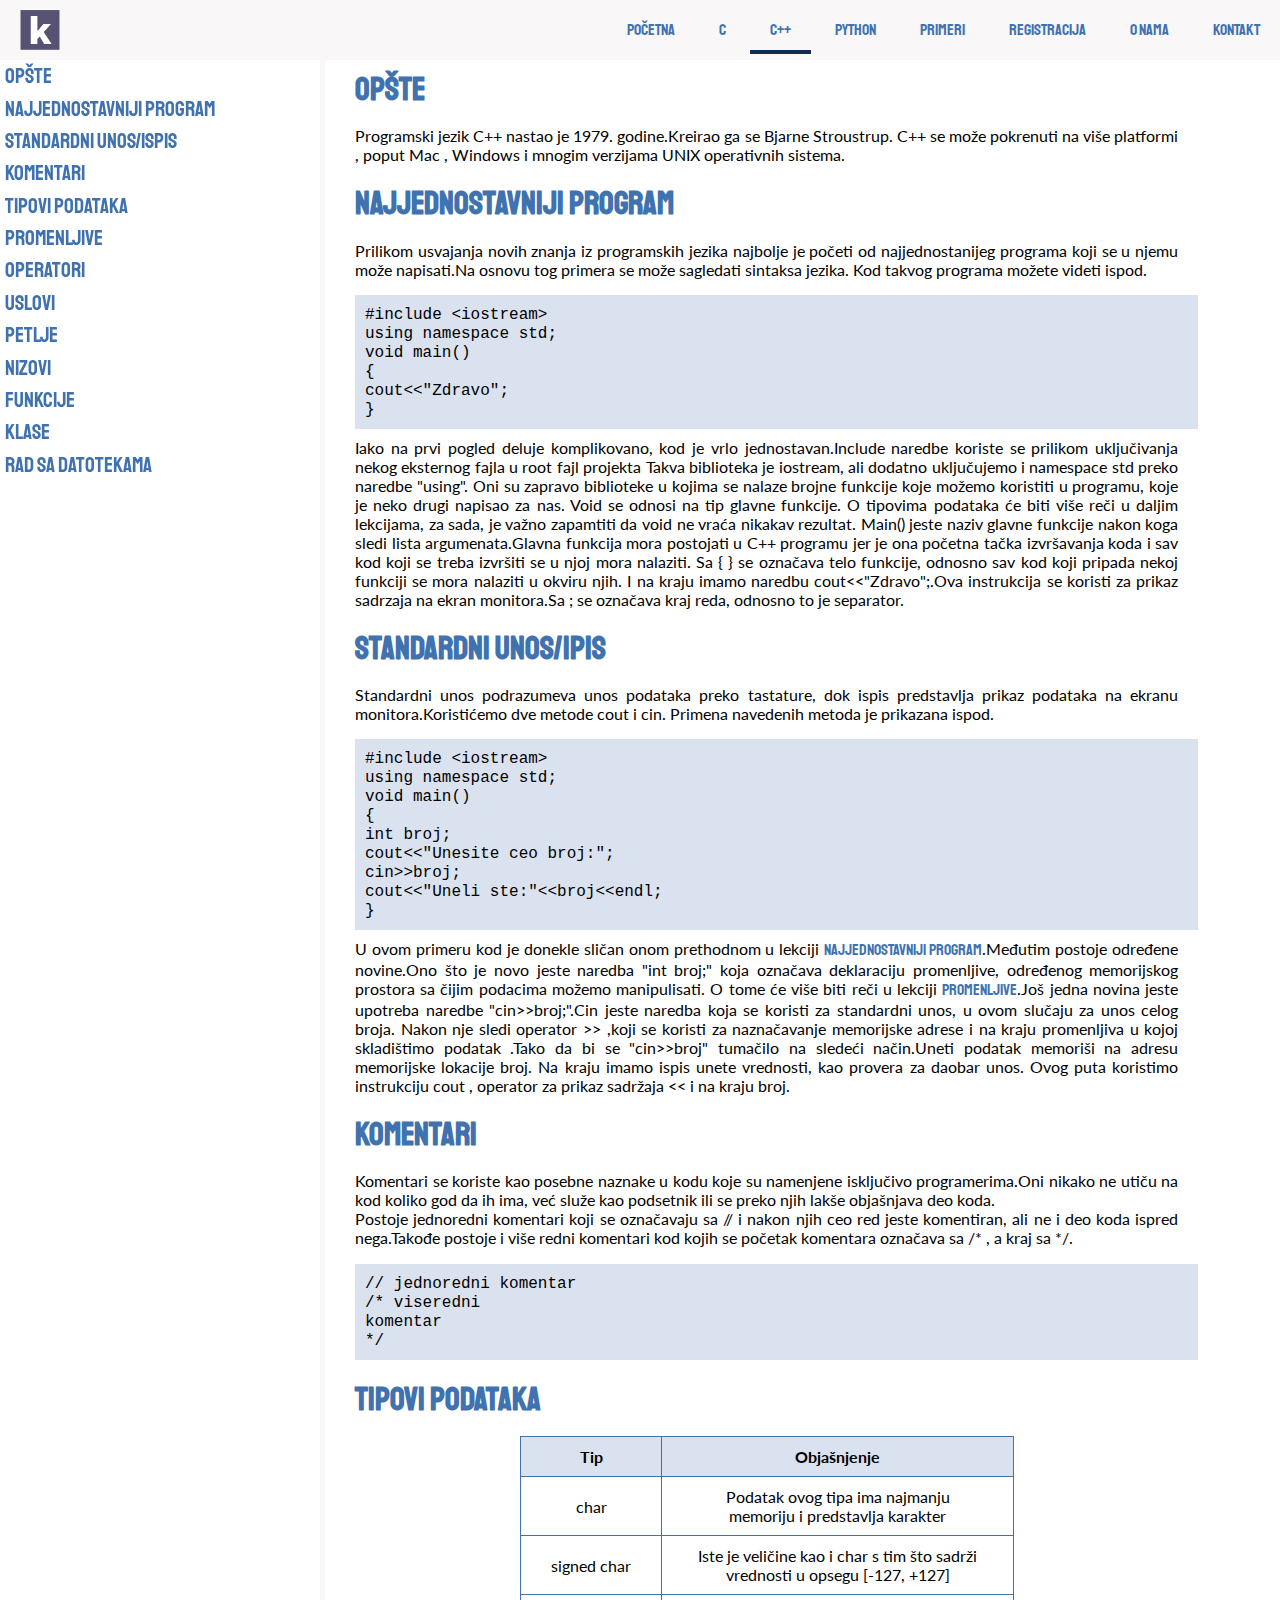
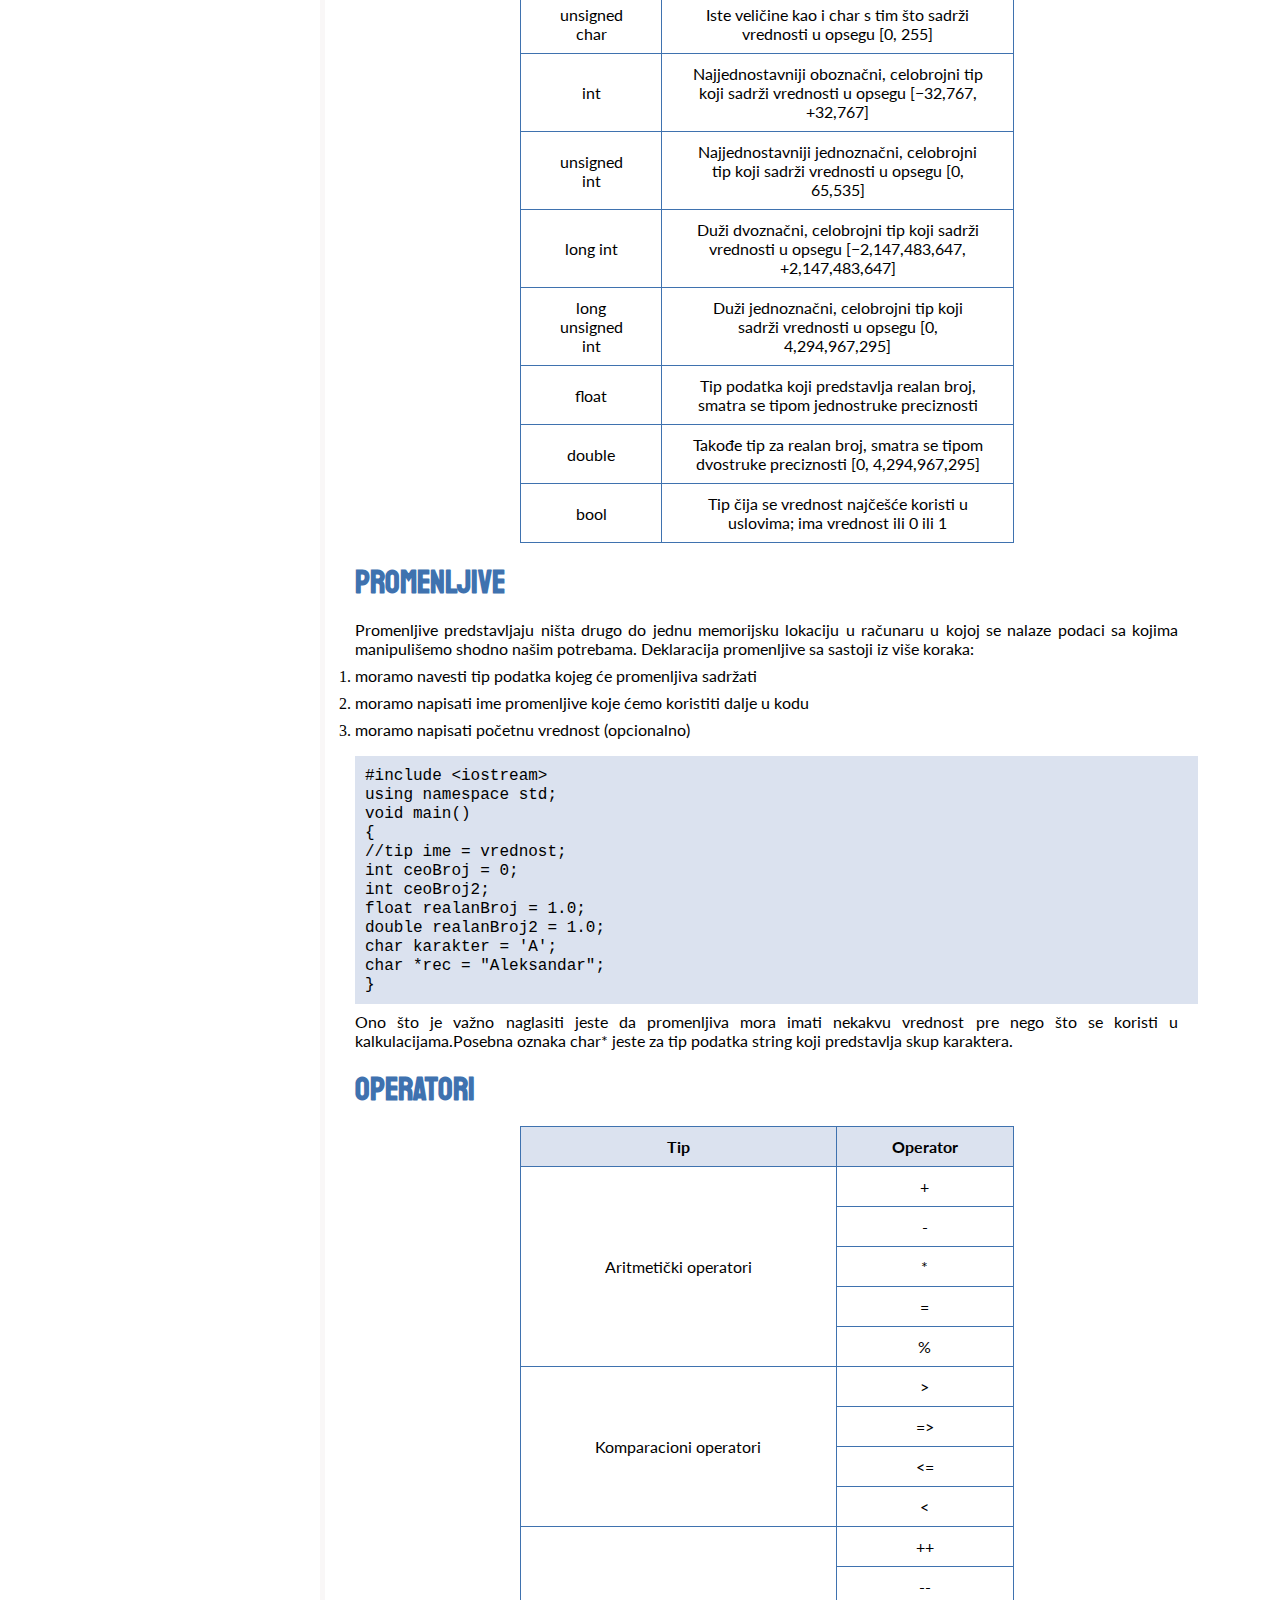
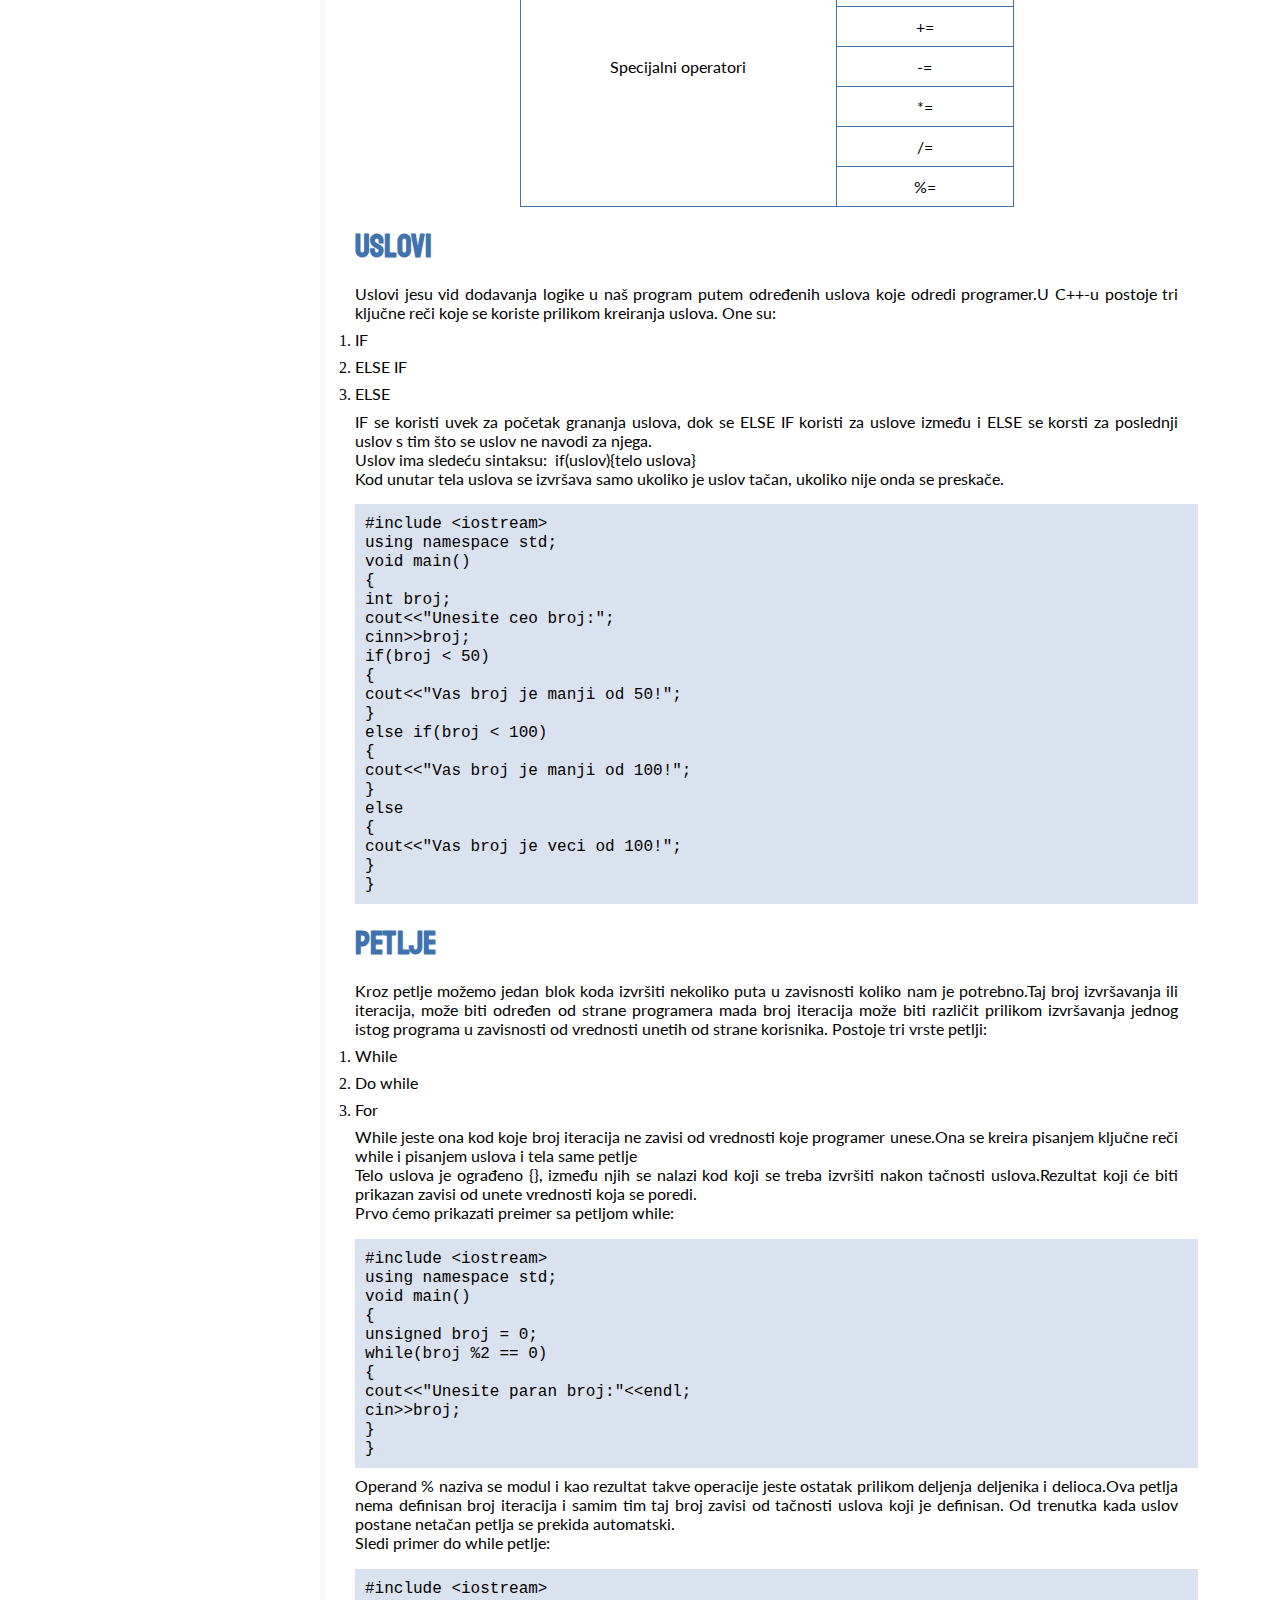
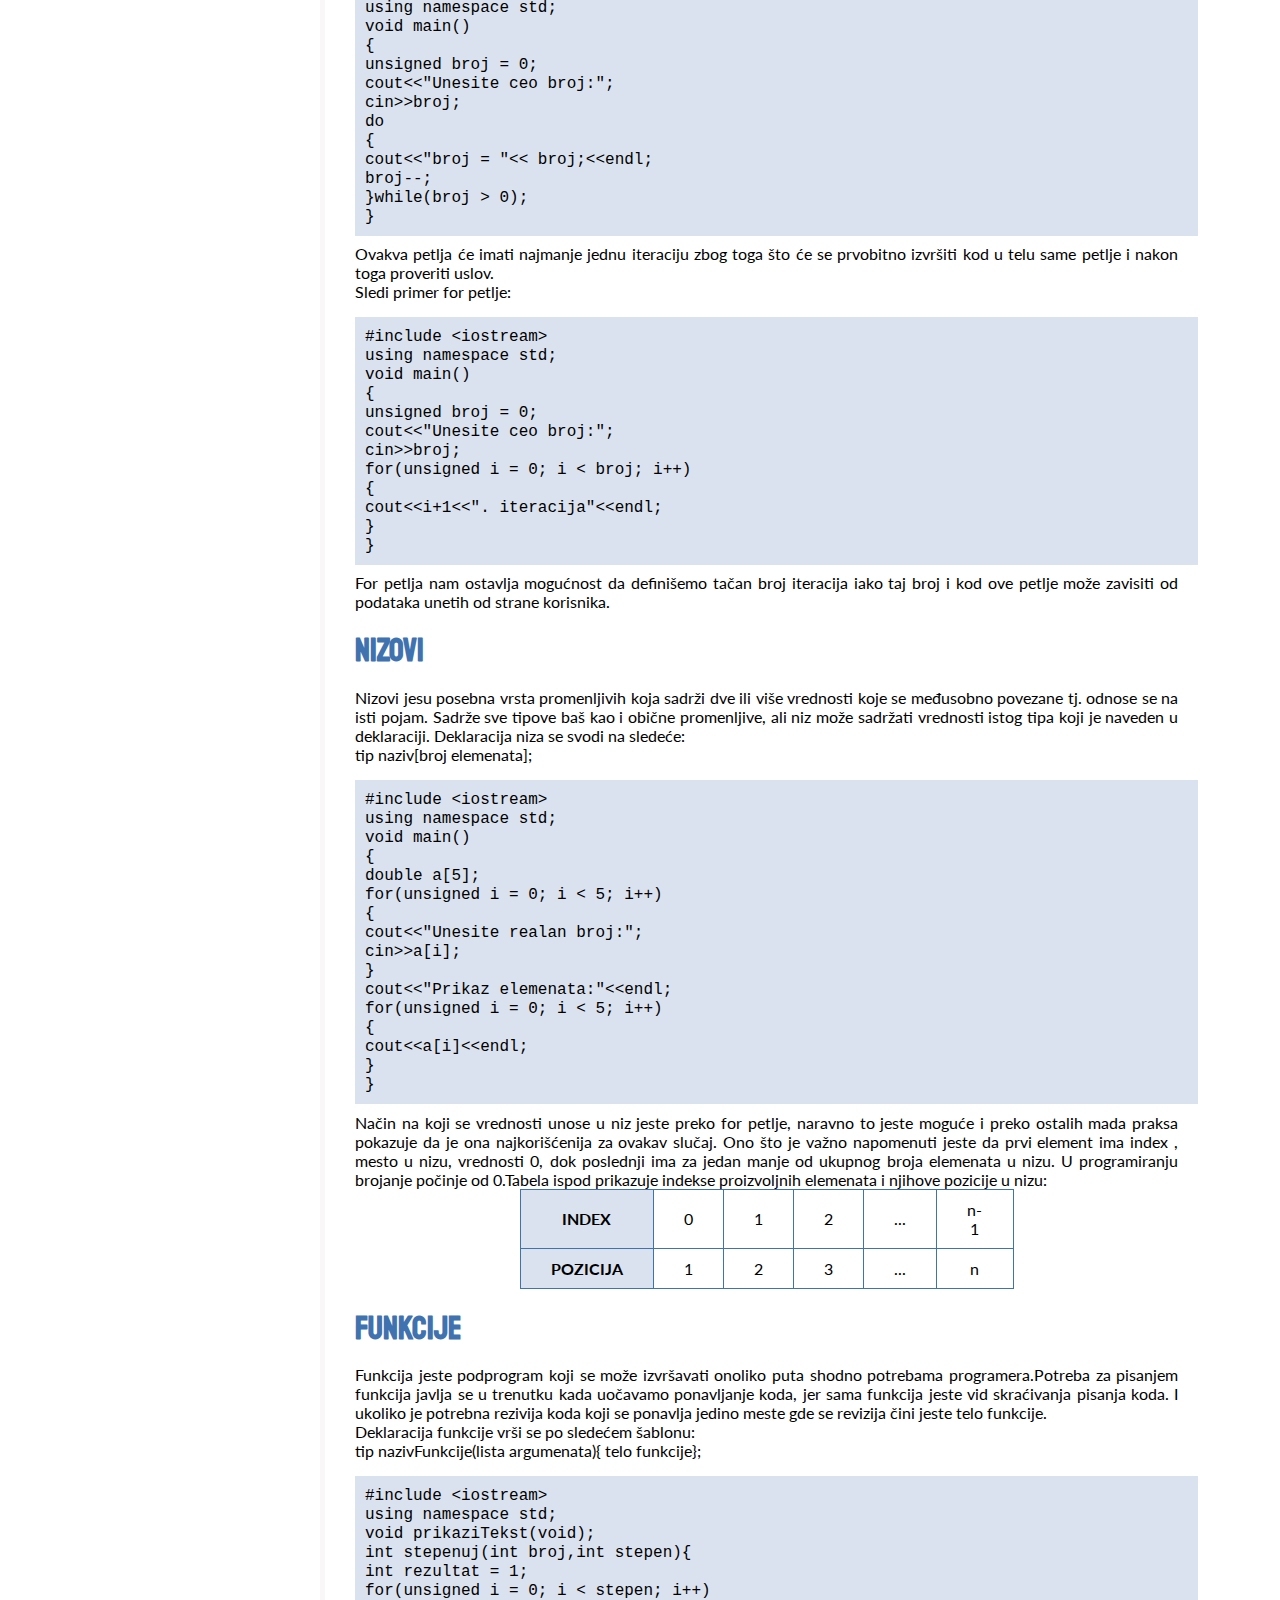
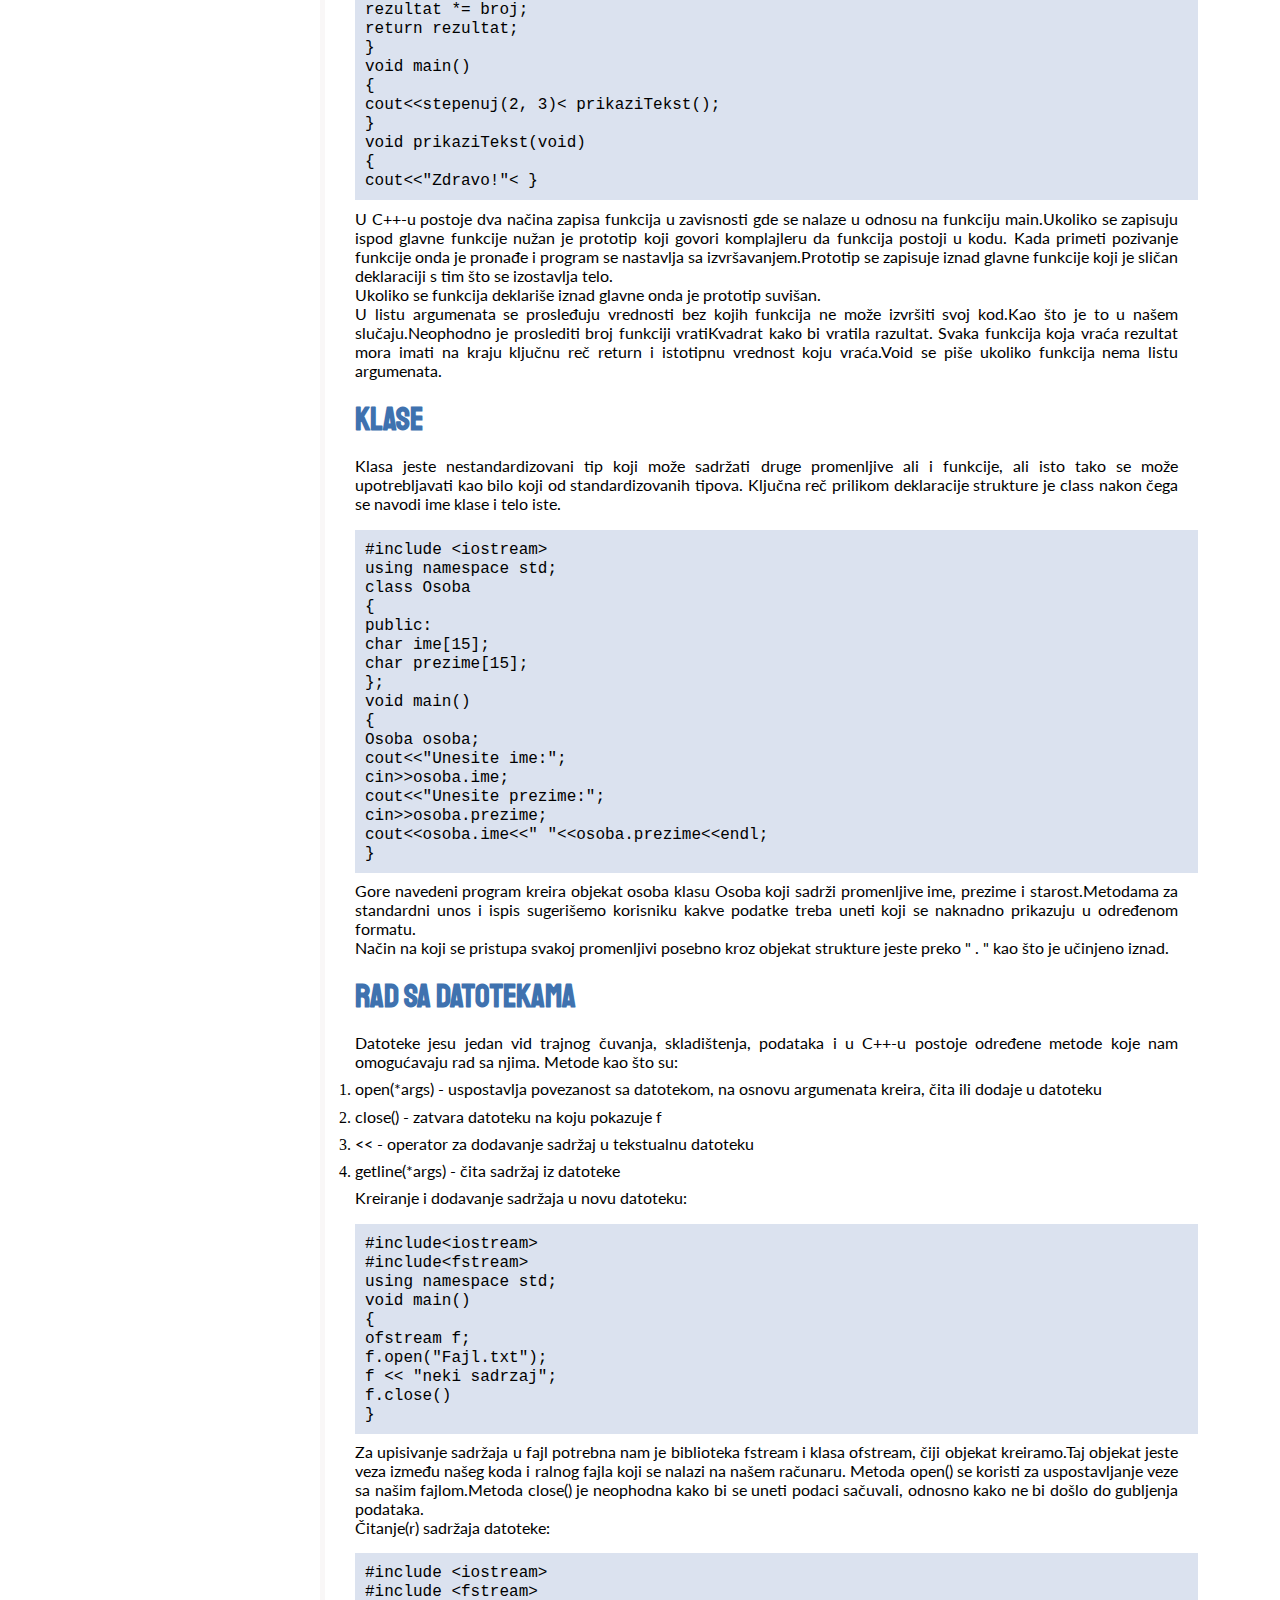
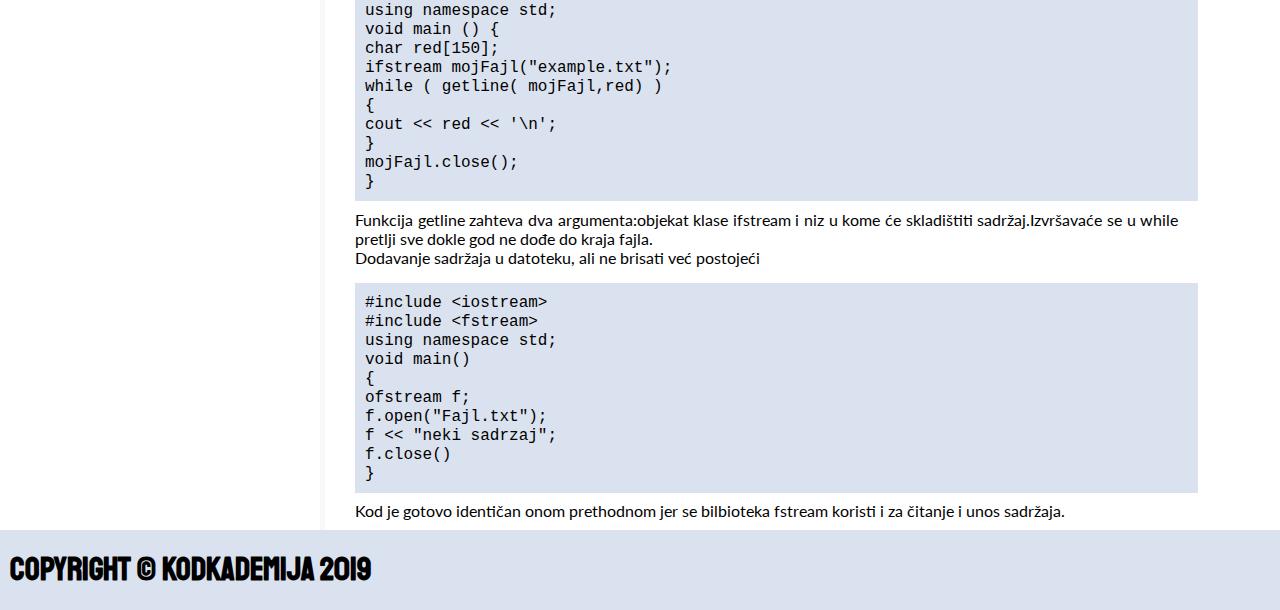
<file: cpp.html>
<!DOCTYPE html>
<html lang="sr-Latn-RS">
  <head>
    <meta charset="utf-8" />
    <meta name="viewport" content="width=device-width, initial-scale=1.0"/>
    <meta name="author" content="Aleksandar Milijanović"/>
    <meta name="robots" content="index, follow"/>
    <meta name="keywords" content="kod, metoda, funkcija, naredba, promenljiva"/>
    <meta name="description" content="Ovaj sajt namenjen je korisnicima koji žele naučiti osnove programiranja iz programskih jezika C, C++ i Python."/>
    <meta name="copyright"  content="Kodkademija @ 2019"/>
    <link href="https://fonts.googleapis.com/css?family=Lato&display=swap" rel="stylesheet"/>
    <link href="https://fonts.googleapis.com/css?family=Staatliches&display=swap" rel="stylesheet"/>
    <link rel="stylesheet" href="https://use.fontawesome.com/releases/v5.11.2/css/all.css"
    integrity="sha384-KA6wR/X5RY4zFAHpv/CnoG2UW1uogYfdnP67Uv7eULvTveboZJg0qUpmJZb5VqzN" crossorigin="anonymous"/>
    <link rel="stylesheet" type="text/css" href="css/master.css"/>
    <link rel="shortcut icon" href="img/favicon.ico"/>
    <title>Programski jezik C++  - KodKademija</title>
  </head>
  <body>
      <header>
        <div id="header-fixed">
          <div id="Logo">
            <a href="index.html" title="Početna"><img src="img/logo3.png" alt="Logo"/></a>
          </div>
          <div id="meni">
            <ul>
              <li>
                <span class="fas fa-home"></span>
                <a href="index.html">Početna</a></li>
              <li><a href="c.html">C</a></li>
              <li class="aktivan-link"><a href="cpp.html">C++</a></li>
              <li><a href="py.html">Python</a></li>
              <li class="podmeniLink"><a href="#">Primeri</a>
                <span class="fas fa-arrow-down"></span>
                  <ul id="podmeni">
                    <li><a  href="login.html">C</a></li>
                    <li><a  href="login.html">C++</a></li>
                    <li><a  href="login.html">Python</a></li>
                  </ul>
              </li>
              <li><a href="registracija.html">Registracija</a></li>
              <li>
                <span class="fas fa-user"></span>
                <a href="onama.html">O nama</a></li>
              <li>
                <span class="fas fa-phone-square"></span>
                <a href="kontakt.html">Kontakt</a></li>
            </ul>
          </div>
          <div class="cleaner"></div>
        </div>
      </header>
      <main id="sadrzaj">
        <div id="sadrzajMeni">
            <ul>
              <li><a href="#opste">Opšte</a></li>
              <li><a href="#najjednostavnijiProgram">Najjednostavniji program</a></li>
              <li><a href="#standardniunosispis" >Standardni unos/ispis</a></li>
              <li><a href="#komentari" >Komentari</a></li>
              <li><a href="#tipoviPodataka" >Tipovi podataka</a></li>
              <li><a href="#promenljive" >Promenljive</a></li>
              <li><a href="#operatori" >Operatori</a></li>
              <li><a href="#uslovi" >Uslovi</a></li>
              <li><a href="#petlje" >Petlje</a></li>
              <li><a href="#nizovi" >Nizovi</a></li>
              <li><a href="#funkcije" >Funkcije</a></li>
              <li><a href="#klase" >Klase</a></li>
              <li><a href="#radsadatotekama" >Rad sa datotekama</a></li>
            </ul>
        </div>
        <div id="sadrzajDesno">
          <div class="oblast">
            <h1 ><a name="opste">Opšte</a></h1>
            <p>Programski jezik C++ nastao je 1979. godine.Kreirao ga se Bjarne Stroustrup. C++ se može pokrenuti na više platformi , poput Mac , Windows i mnogim verzijama UNIX operativnih sistema. </p>
          </div>
          <div class="oblast">
            <h1 ><a name="najjednostavnijiProgram">Najjednostavniji program</a></h1>
            <p>Prilikom usvajanja novih znanja iz programskih jezika najbolje je početi od najjednostanijeg programa koji se u njemu može napisati.Na osnovu tog primera se može sagledati sintaksa jezika.
              Kod takvog programa možete videti ispod.
            </p>
            <div class="kod">
              <code>
                #include &lt;iostream&gt;<br/>
                using namespace std;<br/>

                void main()<br/>
                {<br/>
                	cout<<"Zdravo";<br/>
                }<br/>
              </code>
            </div>
            <p>Iako na prvi pogled deluje komplikovano, kod je vrlo jednostavan.Include naredbe koriste se prilikom uključivanja nekog eksternog fajla u  root fajl projekta
              Takva biblioteka je iostream, ali dodatno uključujemo i namespace std preko naredbe "using". Oni su zapravo biblioteke u kojima se nalaze brojne funkcije koje možemo koristiti u programu, koje je neko drugi napisao za nas.
              Void se odnosi na tip glavne funkcije. O tipovima podataka će biti više reči u daljim lekcijama, za sada, je važno zapamtiti da void ne vraća nikakav rezultat.
              Main() jeste naziv glavne funkcije nakon koga sledi lista argumenata.Glavna funkcija mora postojati u C++ programu jer je ona početna tačka izvršavanja koda i sav kod koji se treba izvršiti se u njoj mora nalaziti.
              Sa { } se označava telo funkcije, odnosno sav kod koji pripada nekoj funkciji se mora nalaziti u okviru njih.
              I na kraju imamo naredbu cout<<"Zdravo";.Ova instrukcija se koristi za prikaz sadrzaja na ekran monitora.Sa ; se označava kraj reda, odnosno to je separator.
            </p>
          </div>
          <div class="oblast">
            <h1 ><a name="standardniunosispis">Standardni unos/ipis</a></h1>
            <p>
              Standardni unos podrazumeva unos podataka preko tastature, dok ispis predstavlja prikaz podataka na ekranu monitora.Koristićemo dve metode cout i cin.
              Primena navedenih metoda je prikazana ispod.
            </p>
            <div class="kod">
              <code>
                #include &lt;iostream&gt;<br/>
                using namespace std;<br/>

                void main()<br/>
                  {<br/>
                  	int broj;<br/>
                  	cout<<"Unesite ceo broj:";<br/>
                  	cin>>broj;<br/>
                  	cout<<"Uneli ste:"<&lt;broj&lt;&lt;endl&semi;
                    <br/>
                  }
              </code>
            </div>
            <p>
              U ovom primeru kod je donekle sličan onom prethodnom u lekciji <a href="#najjednostavnijiProgram">NAJJEDNOSTAVNIJI PROGRAM</a>.Međutim postoje određene novine.Ono što je novo jeste naredba "int broj;" koja označava deklaraciju promenljive, određenog memorijskog prostora sa čijim podacima možemo manipulisati.
              O tome će više biti reči u lekciji <a href="#promenljive">PROMENLjIVE</a>.Još jedna novina jeste upotreba naredbe "cin>>broj;".Cin jeste naredba koja se koristi za standardni unos, u ovom slučaju za unos celog broja.
              Nakon nje sledi operator >> ,koji se  koristi za naznačavanje memorijske adrese i na kraju  promenljiva u kojoj skladištimo podatak .Tako da bi se "cin>>broj" tumačilo na sledeći način.Uneti podatak memoriši na adresu memorijske lokacije broj.
              Na kraju imamo ispis unete  vrednosti, kao provera za daobar unos. Ovog puta koristimo instrukciju cout , operator za prikaz sadržaja << i na kraju broj.
             </p>
          </div>
          <div class="oblast">
            <h1 ><a name="komentari">Komentari</a></h1>
            <p>
              Komentari se koriste kao posebne naznake u kodu koje su namenjene isključivo programerima.Oni nikako ne utiču na kod koliko god da ih ima, već služe kao podsetnik ili se preko njih lakše objašnjava deo koda.<br/>
              Postoje jednoredni komentari koji se označavaju sa // i nakon njih ceo red jeste komentiran, ali ne i deo koda ispred nega.Takođe postoje i više redni komentari kod kojih se početak komentara označava sa /* , a kraj sa */.
            </p>
            <div class="kod">
              <code>
                // jednoredni komentar<br/>
                /* viseredni<br/>
                  komentar <br/>
                  */
              </code>
            </div>
          </div>
          <!-- NUZNA JE DORADA  -->
          <div class="oblast">
            <h1 ><a name="tipoviPodataka">Tipovi podataka</a></h1>
            <div class="centriraj tabela">
              <table>
                <tbody>
                <tr>
                  <th>Tip</th>
                  <th>Objašnjenje</th>
                </tr>
                <tr>
                  <td>char</td>
                  <td>Podatak ovog tipa ima najmanju memoriju i predstavlja  karakter</td>
                </tr>
                <tr>
                  <td>signed char</td>
                  <td>Iste je veličine kao i char s tim što sadrži vrednosti u opsegu &lsqb;-127, +127&rsqb;</td>
                </tr>
                <tr>
                  <td>unsigned char</td>
                  <td>Iste veličine kao i char s tim što sadrži vrednosti u opsegu &lsqb;0, 255&rsqb;</td>
                </tr>
                <tr>
                  <td>int</td>
                  <td>Najjednostavniji oboznačni, celobrojni tip koji sadrži vrednosti u opsegu &lsqb;−32,767, +32,767&rsqb;</td>

                </tr>
                <tr>
                  <td>unsigned int</td>
                  <td>Najjednostavniji jednoznačni, celobrojni tip koji sadrži vrednosti u opsegu &lsqb;0, 65,535&rsqb;</td>
                </tr>
                <tr>
                  <td>long int</td>
                  <td>Duži  dvoznačni, celobrojni tip koji sadrži vrednosti u opsegu &lsqb;−2,147,483,647, +2,147,483,647&rsqb;</td>
                </tr>
                <tr>
                  <td>long unsigned  int</td>
                  <td>Duži  jednoznačni, celobrojni tip koji sadrži vrednosti u opsegu &lsqb;0, 4,294,967,295&rsqb;</td>
                </tr>
                <tr>
                  <td>float</td>
                  <td>Tip podatka koji predstavlja realan broj, smatra se tipom  jednostruke preciznosti</td>
                </tr>
                <tr>
                  <td>double</td>
                  <td>Takođe tip za realan broj, smatra se tipom dvostruke preciznosti  &lsqb;0, 4,294,967,295&rsqb;</td>
                </tr>
                <tr>
                  <td>bool</td>
                  <td>Tip čija se vrednost najčešće koristi u uslovima; ima vrednost ili 0 ili 1</td>
                </tr>
              </tbody>
              </table>
            </div>
          </div>
          <div class="oblast">
            <h1 ><a name="promenljive">Promenljive</a></h1>
            <p>
              Promenljive predstavljaju ništa drugo do jednu memorijsku lokaciju u računaru u kojoj se nalaze podaci sa kojima manipulišemo shodno našim potrebama.
              Deklaracija promenljive sa sastoji iz više koraka:
              </p>
              <ol>
                <li><p>moramo navesti tip podatka kojeg će promenljiva sadržati</p></li>
                <li><p>moramo napisati ime promenljive koje ćemo koristiti dalje u kodu</p></li>
                <li><p>moramo napisati početnu vrednost (opcionalno)</p></li>
              </ol>
            <div class="kod">
              <code>
                #include &lt;iostream&gt;<br/>
                using namespace std;<br/>
                void main()<br/>
                {<br/>
                  //tip ime = vrednost;<br/>
                  int ceoBroj = 0;<br/>
                  int ceoBroj2;<br/>
                  float realanBroj = 1.0;<br/>
                  double realanBroj2 = 1.0;<br/>
                  char karakter = 'A';<br/>
                  char *rec = "Aleksandar";<br/>
                }
              </code>
            </div>
            <p>Ono što je važno naglasiti jeste da promenljiva mora imati nekakvu vrednost pre nego što se koristi u kalkulacijama.Posebna oznaka char* jeste za tip podatka string koji predstavlja skup karaktera.</p>
          </div>
          <div class="oblast">
            <h1 ><a name="operatori">Operatori</a></h1>
            <div class="centriraj tabela">
              <table>
              </tbody>
                <tr>
                  <th>Tip</th>
                  <th>Operator</th>
                </tr>
                <tr>
                  <td rowspan="5">Aritmetički operatori</td>
                  <td>+</td>
                </tr>
                <tr>
                  <td>-</td>
                </tr>
                <tr>
                  <td>*</td>
                </tr>
                <tr>
                  <td>=</td>
                </tr>
                <tr>
                  <td>%</td>
                </tr>
                <tr>
                  <td rowspan="4">Komparacioni operatori</td>
                  <td>&gt;</td>
                </tr>
                <tr>
                  <td>=&gt;</td>
                </tr>
                <tr>
                  <td>&lt;=</td>
                </tr>
                <tr>
                  <td>&lt;</td>
                </tr>
                <tr>
                  <td rowspan="7">Specijalni operatori</td>
                  <td>++</td>
                </tr>
                <tr>
                  <td>--</td>
                </tr>
                <tr>
                  <td>+=</td>
                </tr>
                <tr>
                  <td>-=</td>
                </tr>
                <tr>
                  <td>*=</td>
                </tr>
                <tr>
                  <td>/=</td>
                </tr>
                <tr>
                  <td>%=</td>
                </tr>
              </tbody>
              </table>
            </div>
          </div>
          <div class="oblast">
            <h1 ><a name="uslovi">Uslovi</a></h1>
            <p>
              Uslovi jesu vid dodavanja logike u naš program putem određenih uslova koje odredi programer.U C++-u postoje tri ključne reči koje se koriste prilikom kreiranja uslova.
              One su:
              </p>
              <ol>
                <li><p>IF</p></li>
                <li><p>ELSE IF</p></li>
                <li><p>ELSE</p></li>
              </ol>
              <p>IF se koristi uvek za početak grananja uslova, dok se ELSE IF koristi za uslove između i ELSE se korsti za poslednji uslov s tim što se uslov ne navodi za njega.<br/>
                Uslov ima sledeću sintaksu: &nbsp;if(uslov){telo uslova}<br/>
                Kod unutar tela uslova se izvršava samo ukoliko je uslov tačan, ukoliko nije onda se preskače.
              </p>
            <div class="kod">
              <code>
                #include &lt;iostream&gt;<br/>
                using namespace std;<br/>
                void main() <br/>
                { <br/>
                	int broj; <br/>
                	cout<<"Unesite ceo broj:"; <br/>
                	cinn>>broj; <br/>
                	if(broj < 50) <br/>
                	{ <br/>
                		cout<<"Vas broj je manji od 50!"; <br/>
                	} <br/>
                	else if(broj < 100) <br/>
                	{ <br/>
                		cout<<"Vas broj je manji od 100!";<br/>
                	} <br/>
                	else <br/>
                	{ <br/>
                		cout<<"Vas broj je veci od 100!"; <br/>
                	} <br/>
                }
              </code>
            </div>
          </div>
          <div class="oblast">
            <h1 ><a name="petlje">Petlje</a></h1>
            <p>
              Kroz petlje možemo jedan blok koda izvršiti nekoliko puta u zavisnosti koliko nam je potrebno.Taj broj izvršavanja ili iteracija, može biti određen od strane programera mada broj iteracija može biti različit prilikom izvršavanja jednog istog programa u zavisnosti od vrednosti unetih od strane korisnika.
              Postoje tri vrste petlji:
              </p>
              <ol>
                <li><p>While</p></li>
                <li><p>Do while</p></li>
                <li><p>For</p></li>
              </ol>
              <p>While jeste ona kod koje broj iteracija ne zavisi od vrednosti koje programer unese.Ona se kreira pisanjem ključne reči while i pisanjem uslova i tela same petlje <br/>
                Telo uslova je ograđeno {}, između njih se nalazi kod koji se treba izvršiti nakon tačnosti uslova.Rezultat koji će biti prikazan zavisi od unete vrednosti koja se poredi.<br/>
                  Prvo ćemo prikazati preimer sa petljom while:
                 </p>
            <div class="kod">
              <code>
                #include &lt;iostream&gt;<br/>
                using namespace std;<br/>
                void main()<br/>
                {<br/>
                	unsigned broj = 0;<br/>
                	while(broj %2 == 0)<br/>
                	{<br/>
                		cout<<"Unesite paran broj:"&lt;&lt;endl;<br/>
                		cin>>broj;<br/>
                	}<br/>
                }<br/>
              </code>
            </div>
            <p>Operand % naziva se modul i kao rezultat takve operacije jeste ostatak prilikom deljenja deljenika i delioca.Ova petlja nema definisan broj iteracija i samim tim taj broj zavisi od tačnosti uslova koji je definisan.
              Od trenutka kada uslov postane netačan petlja se prekida automatski.<br/>
              Sledi primer do while petlje:
            </p>
            <div class="kod">
              <code>
                #include &lt;iostream&gt;<br/>
                using namespace std;<br/>

                void main()<br/>
                {<br/>
                  unsigned broj = 0; <br/>
                  cout<<"Unesite ceo broj:"; <br/>
                	cin>>broj; <br/>
                	do <br/>
                	{ <br/>
                		cout<<"broj = "<< broj;&lt;&lt;endl; <br/>
                		broj--; <br/>
                	}while(broj > 0); <br/>
                }<br/>
              </code>
            </div>
            <p>Ovakva petlja će imati najmanje jednu iteraciju zbog toga što će se prvobitno izvršiti kod u telu same petlje i nakon toga proveriti uslov.<br/>
              Sledi primer for petlje:
            </p>
            <div class="kod">
              <code>
                #include &lt;iostream&gt;<br/>
                using namespace std;<br/>
                void main()<br/>
                {<br/>
                  unsigned broj = 0; <br/>
                  cout<<"Unesite ceo broj:"; <br/>
                	cin>>broj; <br/>
                	for(unsigned i = 0; i < broj; i++)<br/>
                	{<br/>
                		cout&lt;&lt;i+1&lt;&lt;". iteracija"&lt;&lt;endl;<br/>
                	}<br/>
                }<br/>
              </code>
            </div>
            <p>For petlja nam ostavlja mogućnost da definišemo tačan broj iteracija iako taj broj i kod ove petlje može zavisiti od podataka unetih od strane korisnika.</p>
          </div>
          <div class="oblast">
            <h1 ><a name="nizovi">Nizovi</a></h1>
            <p>
              Nizovi jesu posebna vrsta promenljivih koja sadrži dve ili više vrednosti koje se međusobno povezane tj. odnose se na isti pojam.
              Sadrže sve tipove baš kao i obične promenljive, ali niz može sadržati vrednosti istog tipa koji je naveden u deklaraciji.
              Deklaracija niza se svodi na sledeće:<br/>
              tip naziv&lsqb;broj elemenata&rsqb;;<br/>
              </p>
            <div class="kod">
              <code>
                #include &lt;iostream&gt;<br/>
                using namespace std;<br/>

                void main()<br/>
                {<br/>
                	double a[5];<br/>
                	for(unsigned i = 0; i < 5; i++)<br/>
                	{<br/>
                		cout<<"Unesite realan broj:";<br/>
                		cin>>a[i];<br/>
                	}<br/>
                	cout<<"Prikaz elemenata:"&lt;&lt;endl;<br/>
                	for(unsigned i = 0; i < 5; i++)<br/>
                	{<br/>
                		cout&lt;&lt;a[i]&lt;&lt;endl;<br/>
                	}<br/>
                }<br/>
              </code>
            </div>
            <p>Način na koji se vrednosti unose u niz jeste preko for petlje, naravno to jeste moguće i preko ostalih mada praksa pokazuje da je ona najkorišćenija za ovakav slučaj.
              Ono što je važno napomenuti jeste da prvi element ima index , mesto u nizu, vrednosti 0, dok poslednji ima za jedan manje od ukupnog broja elemenata u nizu. U programiranju brojanje
              počinje od 0.Tabela ispod prikazuje indekse proizvoljnih elemenata i njihove pozicije u nizu:
            </p>
          <div class="centriraj tabela">
            <table>
              <tbody>
              <tr>
                <th>INDEX</th>
                <td>0</td>
                <td>1</td>
                <td>2</td>
                <td>...</td>
                <td>n-1</td>
              </tr>
              <tr>
                <th>POZICIJA</th>
                <td>1</td>
                <td>2</td>
                <td>3</td>
                <td>...</td>
                <td>n</td>
              </tr>
            </tbody>
            </table>
          </div>
          </div>
          <div class="oblast">
            <h1 ><a name="funkcije">Funkcije</a></h1>
            <p>
              Funkcija jeste podprogram koji se može izvršavati onoliko puta shodno potrebama programera.Potreba za pisanjem funkcija javlja se  u trenutku kada uočavamo ponavljanje koda, jer sama funkcija jeste vid skraćivanja pisanja koda.
              I ukoliko je potrebna rezivija koda koji se ponavlja jedino meste gde se revizija čini jeste telo funkcije.<br/>
              Deklaracija funkcije vrši se po sledećem šablonu:<br/>
              tip nazivFunkcije(lista argumenata){ telo funkcije};
              </p>
            <div class="kod">
              <code>
                #include &lt;iostream&gt;<br/>
                using namespace std;<br/>

                void prikaziTekst(void);<br/>

                int stepenuj(int broj,int stepen){<br/>
                	int rezultat = 1;<br/>
                	for(unsigned i = 0; i < stepen; i++)<br/>
                		rezultat *= broj;<br/>
                	return rezultat;<br/>
                }<br/>

                void main()<br/>
                {<br/>
                	cout<&lt;stepenuj(2, 3)<<endl;<br/>
                	prikaziTekst();<br/>
                }<br/>
                void prikaziTekst(void)<br/>
                {<br/>
                	cout<<"Zdravo!"<<endl;<br/>
                } <br/>
              </code>
            </div>
            <p>U C++-u postoje dva načina zapisa funkcija u zavisnosti gde se nalaze u odnosu na funkciju main.Ukoliko se zapisuju ispod glavne funkcije  nužan je prototip koji govori komplajleru da funkcija postoji u kodu.
              Kada primeti pozivanje funkcije onda je pronađe i program se nastavlja sa izvršavanjem.Prototip se zapisuje iznad glavne funkcije koji je sličan deklaraciji s tim što se izostavlja telo.<br/>
              Ukoliko se funkcija deklariše iznad glavne onda je prototip suvišan.<br/>
              U listu argumenata se prosleđuju vrednosti bez kojih funkcija ne može izvršiti svoj kod.Kao što je to u našem slučaju.Neophodno je proslediti broj funkciji vratiKvadrat kako bi vratila razultat.
              Svaka funkcija koja vraća rezultat mora imati na kraju ključnu reč return i istotipnu vrednost koju vraća.Void se piše ukoliko funkcija nema listu argumenata.
            </p>
          </div>
          <div class="oblast">
            <h1 ><a name="klase">Klase</a></h1>
            <p>
              Klasa jeste nestandardizovani tip koji može sadržati druge promenljive ali i funkcije, ali isto tako se može upotrebljavati kao bilo koji od standardizovanih tipova.
              Ključna reč prilikom deklaracije strukture je class nakon čega se navodi ime klase i telo iste.
              </p>
            <div class="kod">
              <code>
                #include &lt;iostream&gt;<br/>
                using namespace std;<br/>

                class Osoba<br/>
                {<br/>
                	public:<br/>
                		char ime[15];<br/>
                		char prezime[15];<br/>
                };<br/>

                void main()<br/>
                {<br/>
                	Osoba osoba;<br/>
                	cout<<"Unesite ime:";<br/>
                	cin>>osoba.ime;<br/>
                	cout<<"Unesite prezime:";<br/>
                	cin>>osoba.prezime;<br/>
                	cout&lt;&lt;osoba.ime&lt;&lt;" "&lt;&lt;osoba.prezime&lt;&lt;endl;<br/>
                }
                <br/>
              </code>
            </div>
            <p>
              Gore navedeni program kreira  objekat osoba klasu Osoba
              koji sadrži promenljive ime, prezime i starost.Metodama  za standardni unos i ispis sugerišemo korisniku kakve podatke treba uneti koji se naknadno prikazuju u određenom formatu.<br/>
              Način na koji se pristupa svakoj promenljivi posebno kroz objekat strukture jeste preko " . " kao što je učinjeno iznad.
            </p>
          </div>
          <div class="oblast">
            <h1 ><a name="radsadatotekama">Rad sa datotekama</a></h1>
            <p>
              Datoteke jesu jedan vid trajnog čuvanja, skladištenja, podataka i u C++-u postoje određene metode koje nam omogućavaju rad sa njima.
              Metode kao što su:
            </p>
            <ol>
              <li><p>open(*args) - uspostavlja povezanost sa datotekom, na osnovu argumenata kreira, čita ili dodaje u datoteku </p></li>
              <li><p>close() - zatvara datoteku na koju pokazuje f </p></li>
              <li><p><< - operator za dodavanje sadržaj u tekstualnu datoteku</p></li>
              <li><p>getline(*args) - čita sadržaj iz datoteke </p></li>
            </ol>
            <p>Kreiranje i dodavanje sadržaja u novu datoteku:</p>
            <div class="kod">
              <code>
                #include&lt;iostream&gt; <br/>
                #include&lt;fstream&gt;<br/>
                using namespace std;<br/>
                void main()<br/>
                {<br/>
                    ofstream f;<br/>
                    f.open("Fajl.txt");<br/>
                    f << "neki sadrzaj";<br/>
                    f.close()<br/>
                }<br/>
              </code>
            </div>
            <p>
              Za upisivanje sadržaja u fajl potrebna nam je biblioteka fstream i klasa ofstream, čiji objekat kreiramo.Taj objekat jeste veza između našeg koda i ralnog fajla koji se nalazi na našem računaru.
              Metoda open() se koristi za uspostavljanje veze sa našim fajlom.Metoda close() je neophodna kako bi se uneti podaci sačuvali, odnosno kako ne bi došlo do gubljenja podataka.
              <br/>Čitanje(r) sadržaja  datoteke:
            </p>
            <div class="kod">
              <code>
                #include &lt;iostream&gt;<br/>
                #include &lt;fstream&gt;<br/>
                using namespace std;<br/>

                void main () {<br/>
                  char red&lsqb;150&rsqb;;<br/>
                  ifstream mojFajl("example.txt");<br/>
                    while ( getline( mojFajl,red) )<br/>
                    {<br/>
                      cout << red << '\n';<br/>
                    }<br/>
                    mojFajl.close();<br/>
                }<br/>
              </code>
            </div>
             <p>Funkcija getline zahteva dva argumenta:objekat klase ifstream i niz u kome će skladištiti sadržaj.Izvršavaće se u while pretlji sve dokle god ne dođe do kraja fajla.<br/>Dodavanje sadržaja u datoteku, ali ne brisati već postojeći</p>
             <div class="kod">
               <code>
                 #include &lt;iostream&gt;<br/>
                 #include &lt;fstream&gt;<br/>
                 using namespace std;<br/>
                 void main()<br/>
                 {<br/>
                     ofstream f;<br/>
                     f.open("Fajl.txt");<br/>
                     f << "neki sadrzaj";<br/>
                     f.close()<br/>
                 }<br/>
               </code>
             </div>
             <p>Kod je gotovo identičan onom prethodnom jer se bilbioteka fstream koristi i za čitanje i unos sadržaja.</p>
          </div>
        </div>
        <div class="cleaner"></div>
      </main>
      <footer>
        <div id="copyright">
          <h1>Copyright &copy; Kodkademija 2019</h1>
        </div>
        <div id="fMeni">
          <!-- <a href="https://www.facebook.com/aleksandar.milijanovic.71" target="_blank"><span class="fab fa-facebook-square"></span>Aleksandar Milijanović</a> -->
           <ul>
            <li><a href="https://www.facebook.com/aleksandar.milijanovic.71" target="_blank"><span class="fab fa-facebook-square"></span></a></li>
            <li><a href="https://www.instagram.com/milijan_00/" target="_blank"><span class="fab fa-instagram"></span></a></li>
           </ul>
        </div>
        <div class="cleaner"></div>
      </footer>
  </body>
</html>
</file>
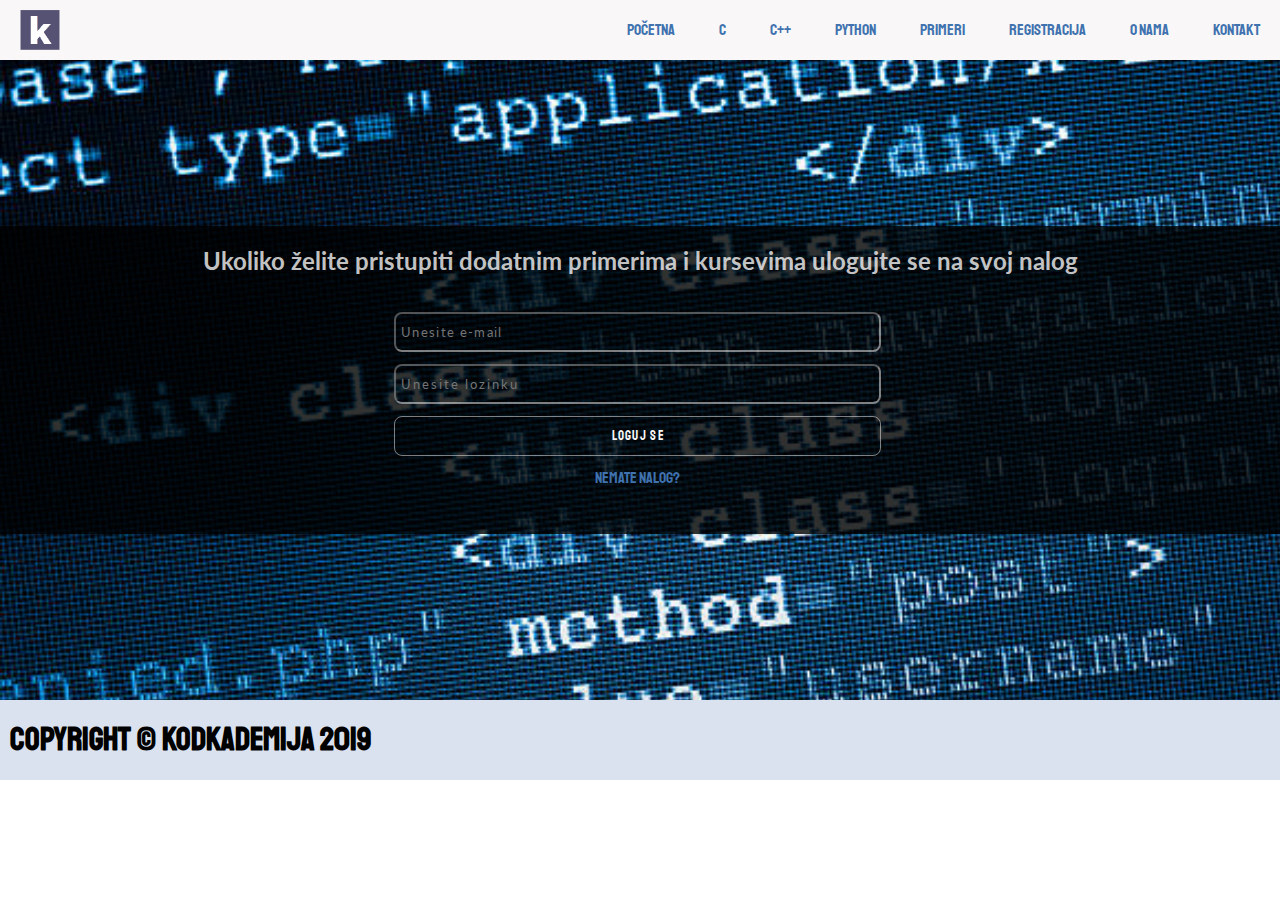
<file: login.html>
<!DOCTYPE html>
<html lang="sr-Latn-RS">
  <head>
    <meta charset="utf-8" />
    <meta name="viewport" content="width=device-width, initial-scale=1.0"/>
    <meta name="author" content="Aleksandar Milijanović"/>
    <meta name="robots" content="index, follow"/>
    <meta name="keywords" content="kod, metoda, funkcija, naredba, promenljiva"/>
    <meta name="description" content="Ovaj sajt namenjen je korisnicima koji žele naučiti osnove programiranja iz programskih jezika C, C++ i Python."/>
    <meta name="copyright"  content="Kodkademija @ 2019"/>
    <link href="https://fonts.googleapis.com/css?family=Lato&display=swap" rel="stylesheet"/>
    <link href="https://fonts.googleapis.com/css?family=Staatliches&display=swap" rel="stylesheet"/>
    <link rel="stylesheet" href="https://use.fontawesome.com/releases/v5.11.2/css/all.css"
    integrity="sha384-KA6wR/X5RY4zFAHpv/CnoG2UW1uogYfdnP67Uv7eULvTveboZJg0qUpmJZb5VqzN" crossorigin="anonymous"/>
    <link rel="stylesheet" type="text/css" href="css/master.css"/>
    <link rel="shortcut icon" href="img/favicon.ico"/>
    <title>Logovanje - KodKademija</title>
  </head>
  <body>
      <header>
        <div id="header-fixed">
          <div id="Logo">
            <a href="index.html" title="Početna"><img src="img/logo3.png" alt="Logo"/></a>
          </div>
          <div id="meni">
            <ul>
              <li>
                <span class="fas fa-home"></span>
                <a href="index.html">Početna</a></li>
              <li><a href="c.html">C</a></li>
              <li><a href="cpp.html">C++</a></li>
              <li><a href="py.html">Python</a></li>
              <li class="podmeniLink"><a href="#">Primeri</a>
                <span class="fas fa-arrow-down"></span>
                  <ul id="podmeni">
                    <li><a  href="login.html">C</a></li>
                    <li><a  href="login.html">C++</a></li>
                    <li><a  href="login.html">Python</a></li>
                  </ul>
              </li>
              <li ><a href="registracija.html">Registracija</a></li>
              <li>
                <span class="fas fa-user"></span>
                <a href="onama.html">O nama</a></li>
              <li>
                <span class="fas fa-phone-square"></span>
                <a href="kontakt.html" >Kontakt</a></li>
            </ul>
          </div>
          <div class="cleaner"></div>
        </div>
      </header>
      <main id="sadrzaj">
        <div class="binarni-kod">
          <div id="sredina-sadrzaj">
        <h2>Ukoliko želite pristupiti dodatnim primerima i kursevima ulogujte se na svoj nalog</h2>
        <form class="reg-forma" action="#" method="post">
          <table>
            <tr>
              <td>
                <input type="email" name="" value="" placeholder="Unesite e-mail" class="unosno-polje duze-unosno-polje" required/>
              </td>
            </tr>
            <tr>
              <td>
                <input type="password" name="" value="" placeholder="Unesite lozinku" class="unosno-polje duze-unosno-polje" required/>
              </td>
            </tr>
            <tr>
              <td>
                <input type="submit" name="" value="Loguj se " class="submit unosno-polje"/>
              </td>
            </tr>
            <tr>
              <td>
                <a href="registracija.html">Nemate nalog?</a>
              </td>
            </tr>
          </table>
        </form>
        </div>

        </div>
      </main>
      <footer>
        <div id="copyright">
          <h1>Copyright &copy; Kodkademija 2019</h1>
        </div>
        <div id="fMeni">
          <!-- <a href="https://www.facebook.com/aleksandar.milijanovic.71" target="_blank"><span class="fab fa-facebook-square"></span>Aleksandar Milijanović</a> -->
           <ul>
            <li><a href="https://www.facebook.com/aleksandar.milijanovic.71" target="_blank"><span class="fab fa-facebook-square"></span></a></li>
            <li><a href="https://www.instagram.com/milijan_00/" target="_blank"><span class="fab fa-instagram"></span></a></li>
           </ul>
        </div>
        <div class="cleaner"></div>
      </footer>
  </body>
</html>
</file>
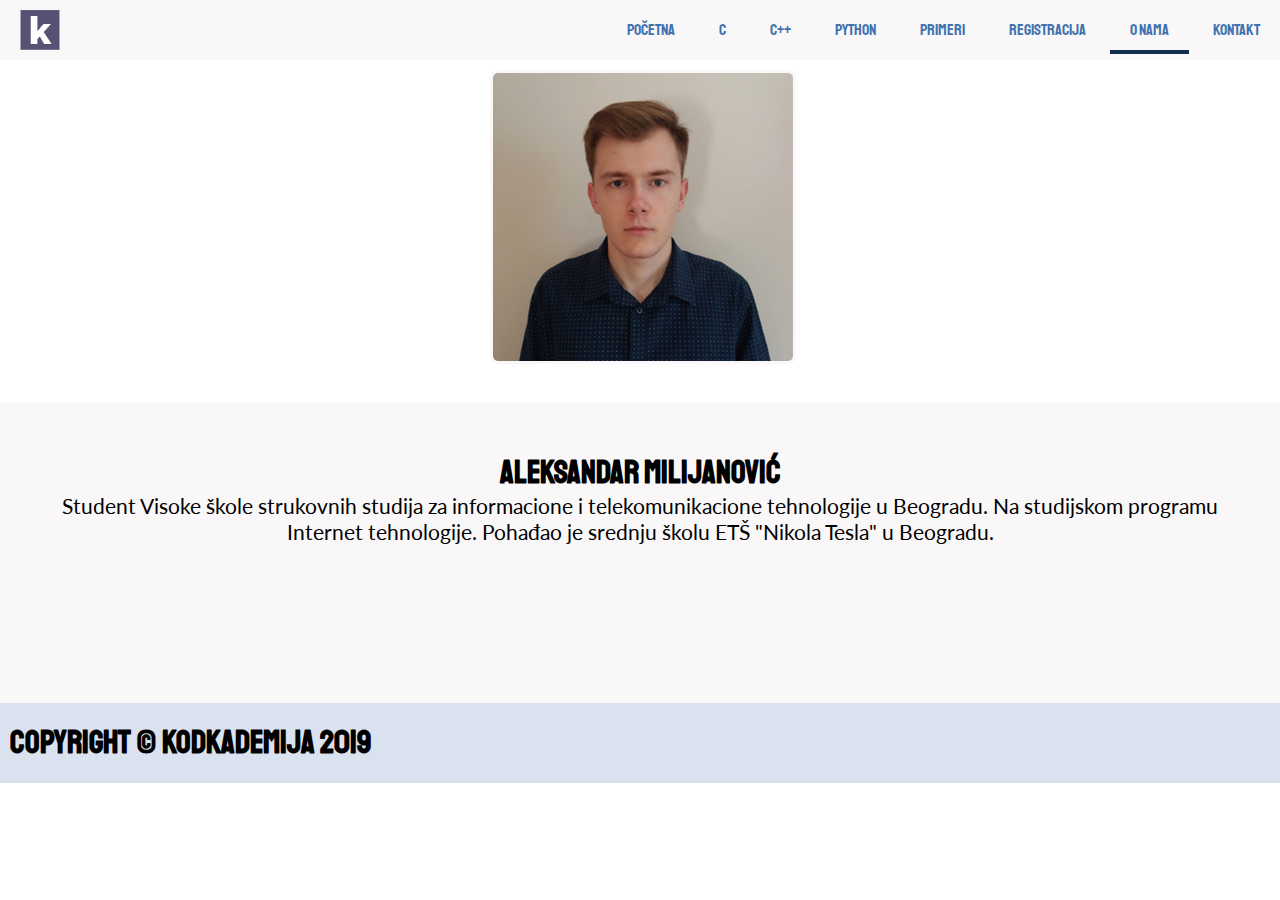
<file: onama.html>
<!DOCTYPE html>
<html lang="sr-Latn-RS">
  <head>
    <meta charset="utf-8" />
    <meta name="viewport" content="width=device-width, initial-scale=1.0"/>
    <meta name="author" content="Aleksandar Milijanović"/>
    <meta name="robots" content="index, follow"/>
    <meta name="keywords" content="kod, metoda, funkcija, naredba, promenljiva"/>
    <meta name="description" content="Ovaj sajt namenjen je korisnicima koji žele naučiti osnove programiranja iz programskih jezika C, C++ i Python."/>
    <meta name="copyright"  content="Kodkademija @ 2019"/>
    <link href="https://fonts.googleapis.com/css?family=Lato&display=swap" rel="stylesheet"/>
    <link href="https://fonts.googleapis.com/css?family=Staatliches&display=swap" rel="stylesheet"/>
    <link rel="stylesheet" href="https://use.fontawesome.com/releases/v5.11.2/css/all.css"
    integrity="sha384-KA6wR/X5RY4zFAHpv/CnoG2UW1uogYfdnP67Uv7eULvTveboZJg0qUpmJZb5VqzN" crossorigin="anonymous"/>
    <link rel="stylesheet" type="text/css" href="css/master.css"/>
    <link rel="shortcut icon" href="img/favicon.ico"/>
    <title>O nama - KodKademija</title>
  </head>
  <body>
      <header>
        <div id="header-fixed">
          <div id="Logo">
            <a href="index.html" title="Početna"><img src="img/logo3.png" alt="Logo"/></a>
          </div>
          <div id="meni">
            <ul>
              <li>
                <span class="fas fa-home"></span>
                <a href="index.html">Početna</a></li>
              <li><a href="c.html">C</a></li>
              <li><a href="cpp.html">C++</a></li>
              <li><a href="py.html">Python</a></li>
              <li class="podmeniLink"><a href="#">Primeri</a>
                <span class="fas fa-arrow-down"></span>
                  <ul id="podmeni">
                    <li><a  href="login.html">C</a></li>
                    <li><a  href="login.html">C++</a></li>
                    <li><a  href="login.html">Python</a></li>
                  </ul>
              </li>
              <li ><a href="registracija.html">Registracija</a></li>
              <li class="aktivan-link">
                <span class="fas fa-user"></span>
                <a href="onama.html">O nama</a></li>
              <li>
                <span class="fas fa-phone-square"></span>
                <a href="kontakt.html" >Kontakt</a></li>
            </ul>
          </div>
          <div class="cleaner"></div>
        </div>
      </header>
      <main id="sadrzaj">
        <figure class="autorSlika centriraj">
          <img src="img/autor3.png" alt="Autor"/>
        </figure>
        <div class="velicinaTeksta centriraj">
          <h1 align="center">Aleksandar Milijanović</h1>
          <p id="opis-autora">Student Visoke škole strukovnih studija za informacione i telekomunikacione tehnologije u Beogradu. Na studijskom programu Internet tehnologije. Pohađao je srednju školu ETŠ "Nikola Tesla" u Beogradu.</p>
        </div>
      </main>
      <footer>
        <div id="copyright">
          <h1>Copyright &copy; Kodkademija 2019</h1>
        </div>
        <div id="fMeni">
          <!-- <a href="https://www.facebook.com/aleksandar.milijanovic.71" target="_blank"><span class="fab fa-facebook-square"></span>Aleksandar Milijanović</a> -->
           <ul>
            <li><a href="https://www.facebook.com/aleksandar.milijanovic.71" target="_blank"><span class="fab fa-facebook-square"></span></a></li>
            <li><a href="https://www.instagram.com/milijan_00/" target="_blank"><span class="fab fa-instagram"></span></a></li>
           </ul>
        </div>
        <div class="cleaner"></div>
      </footer>
  </body>
</html>
</file>
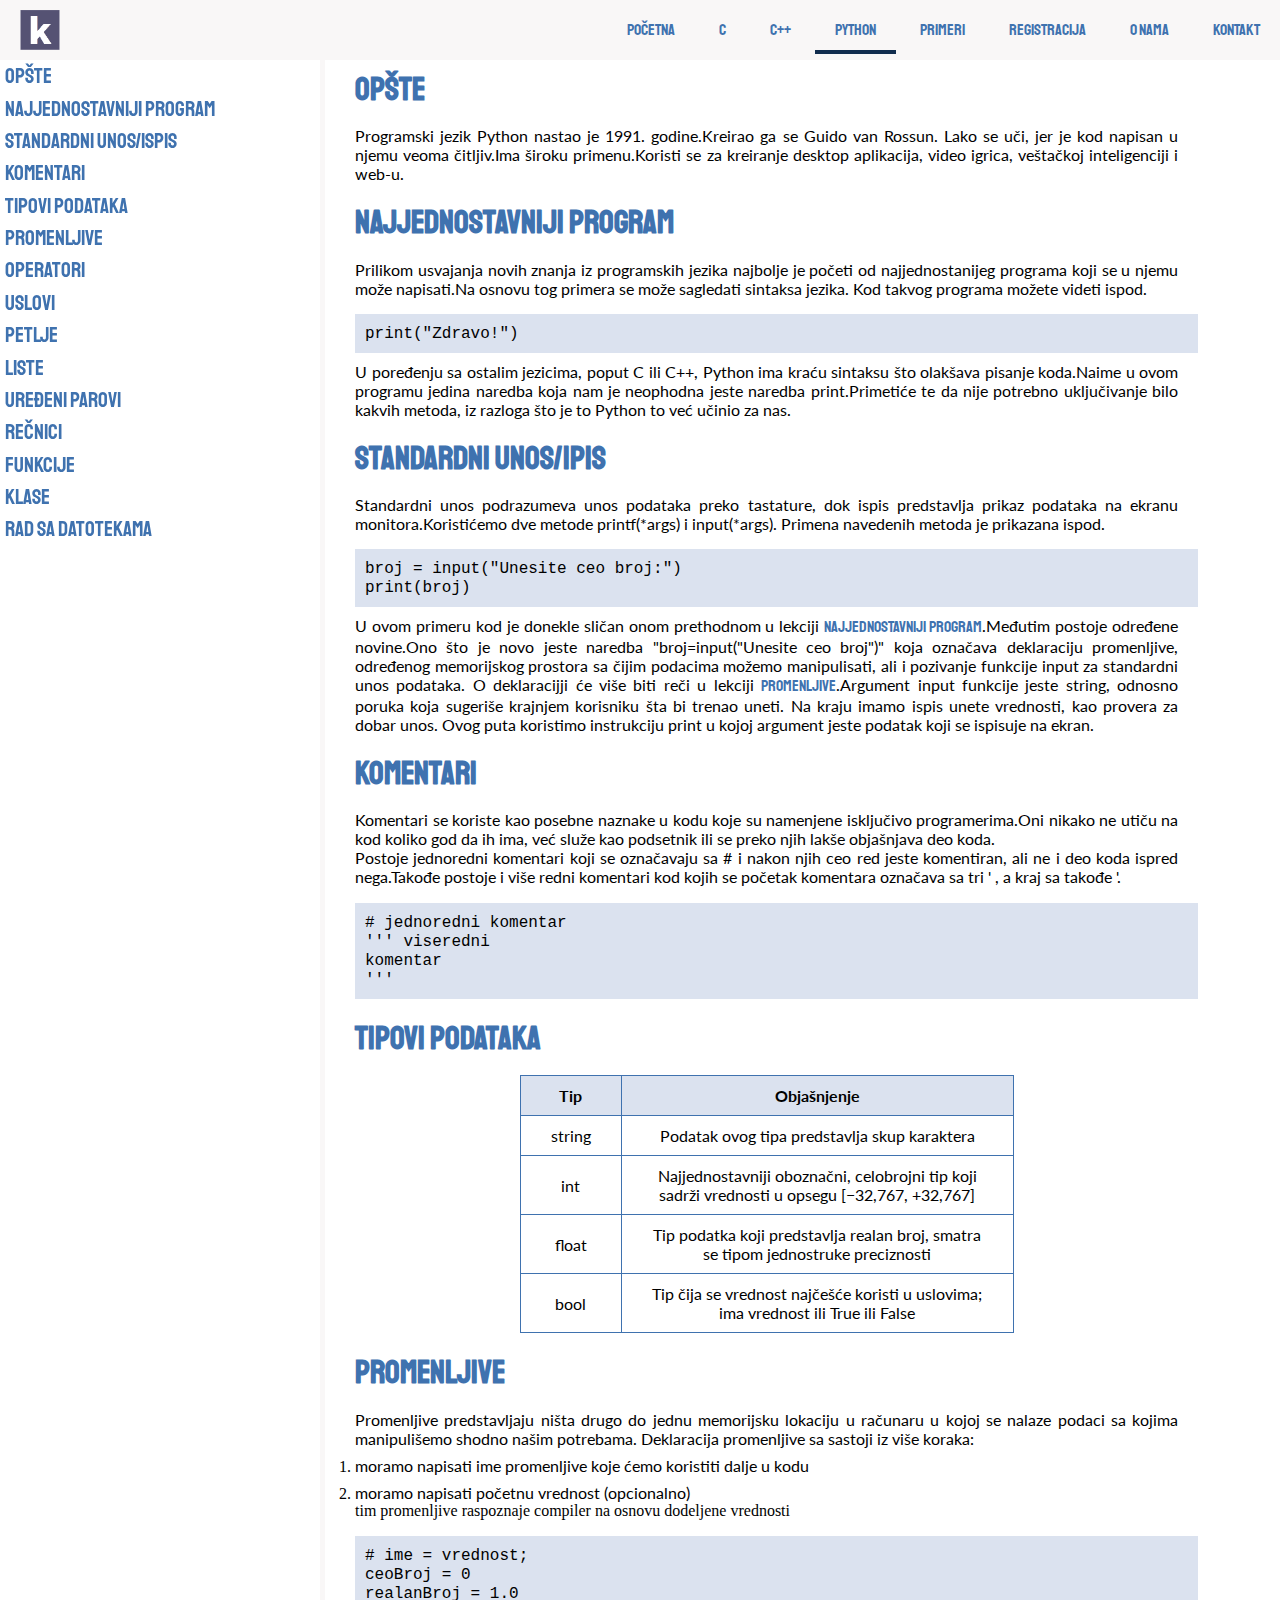
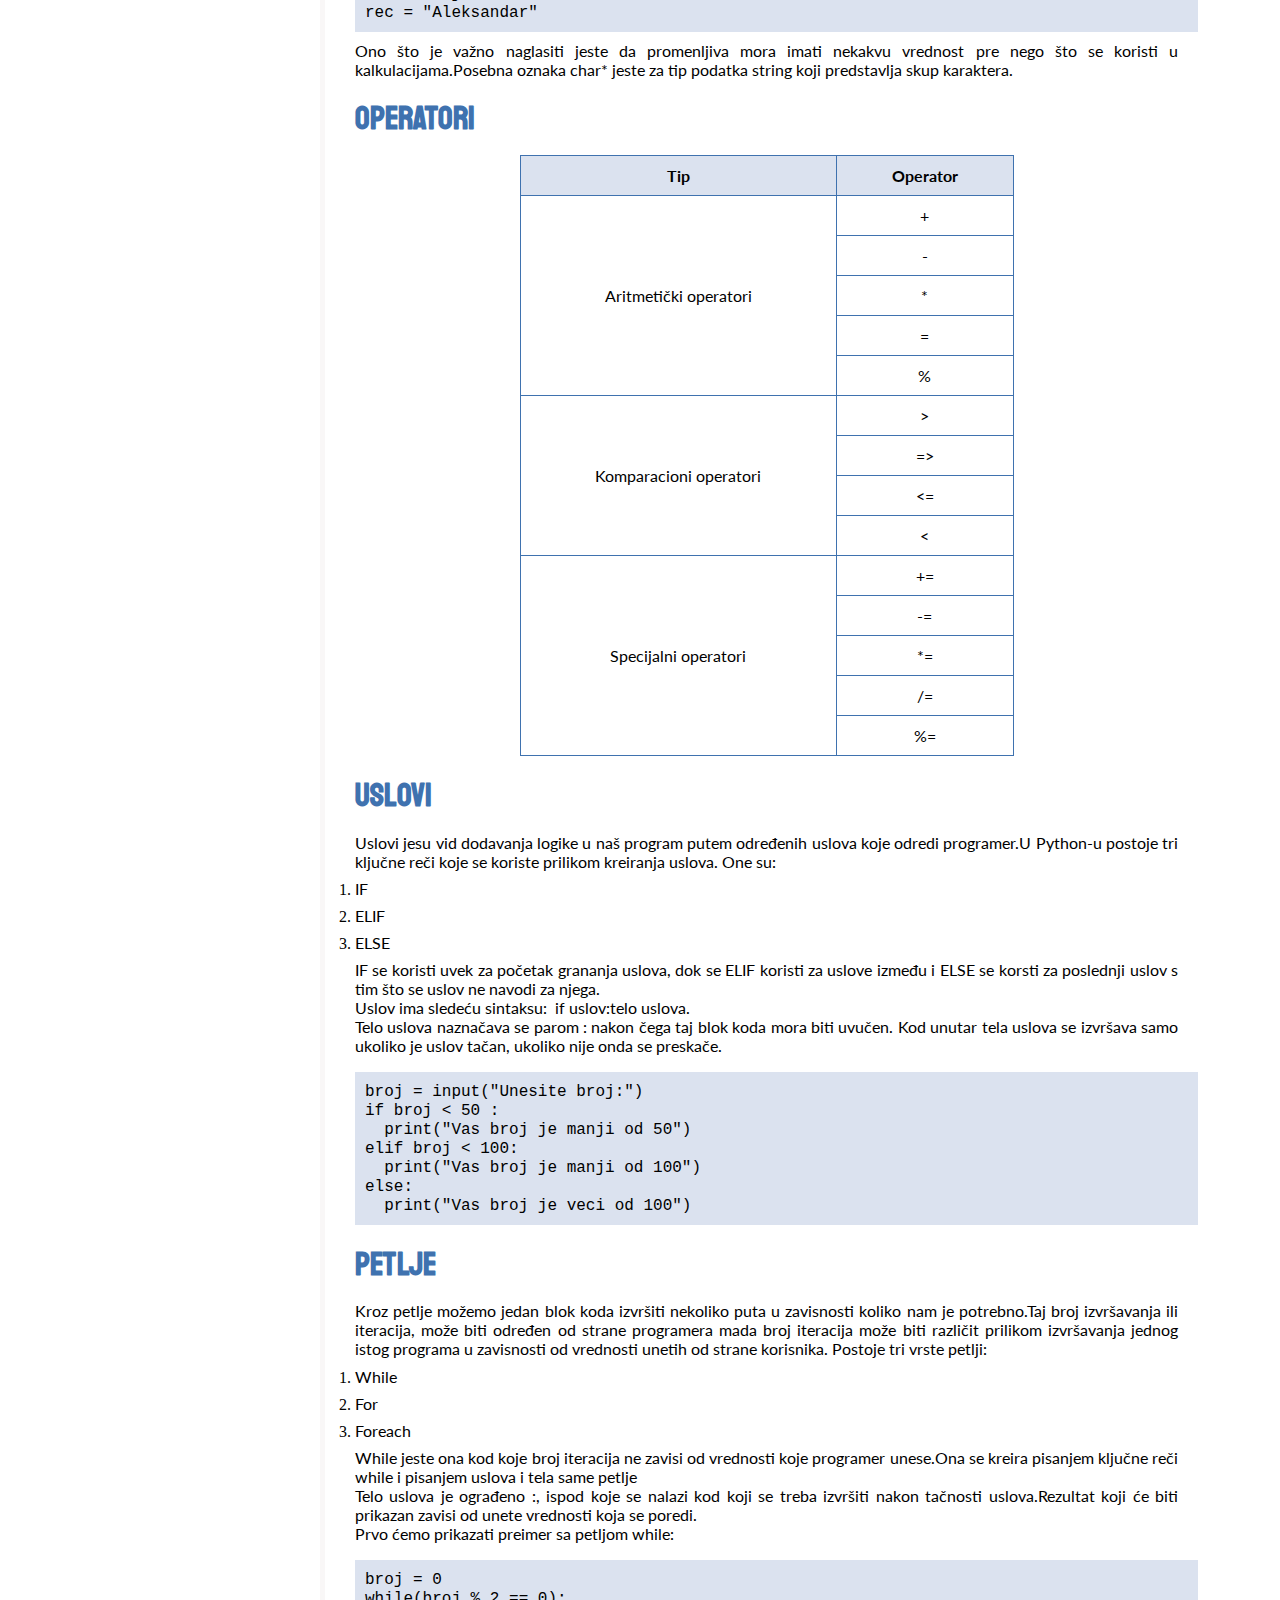
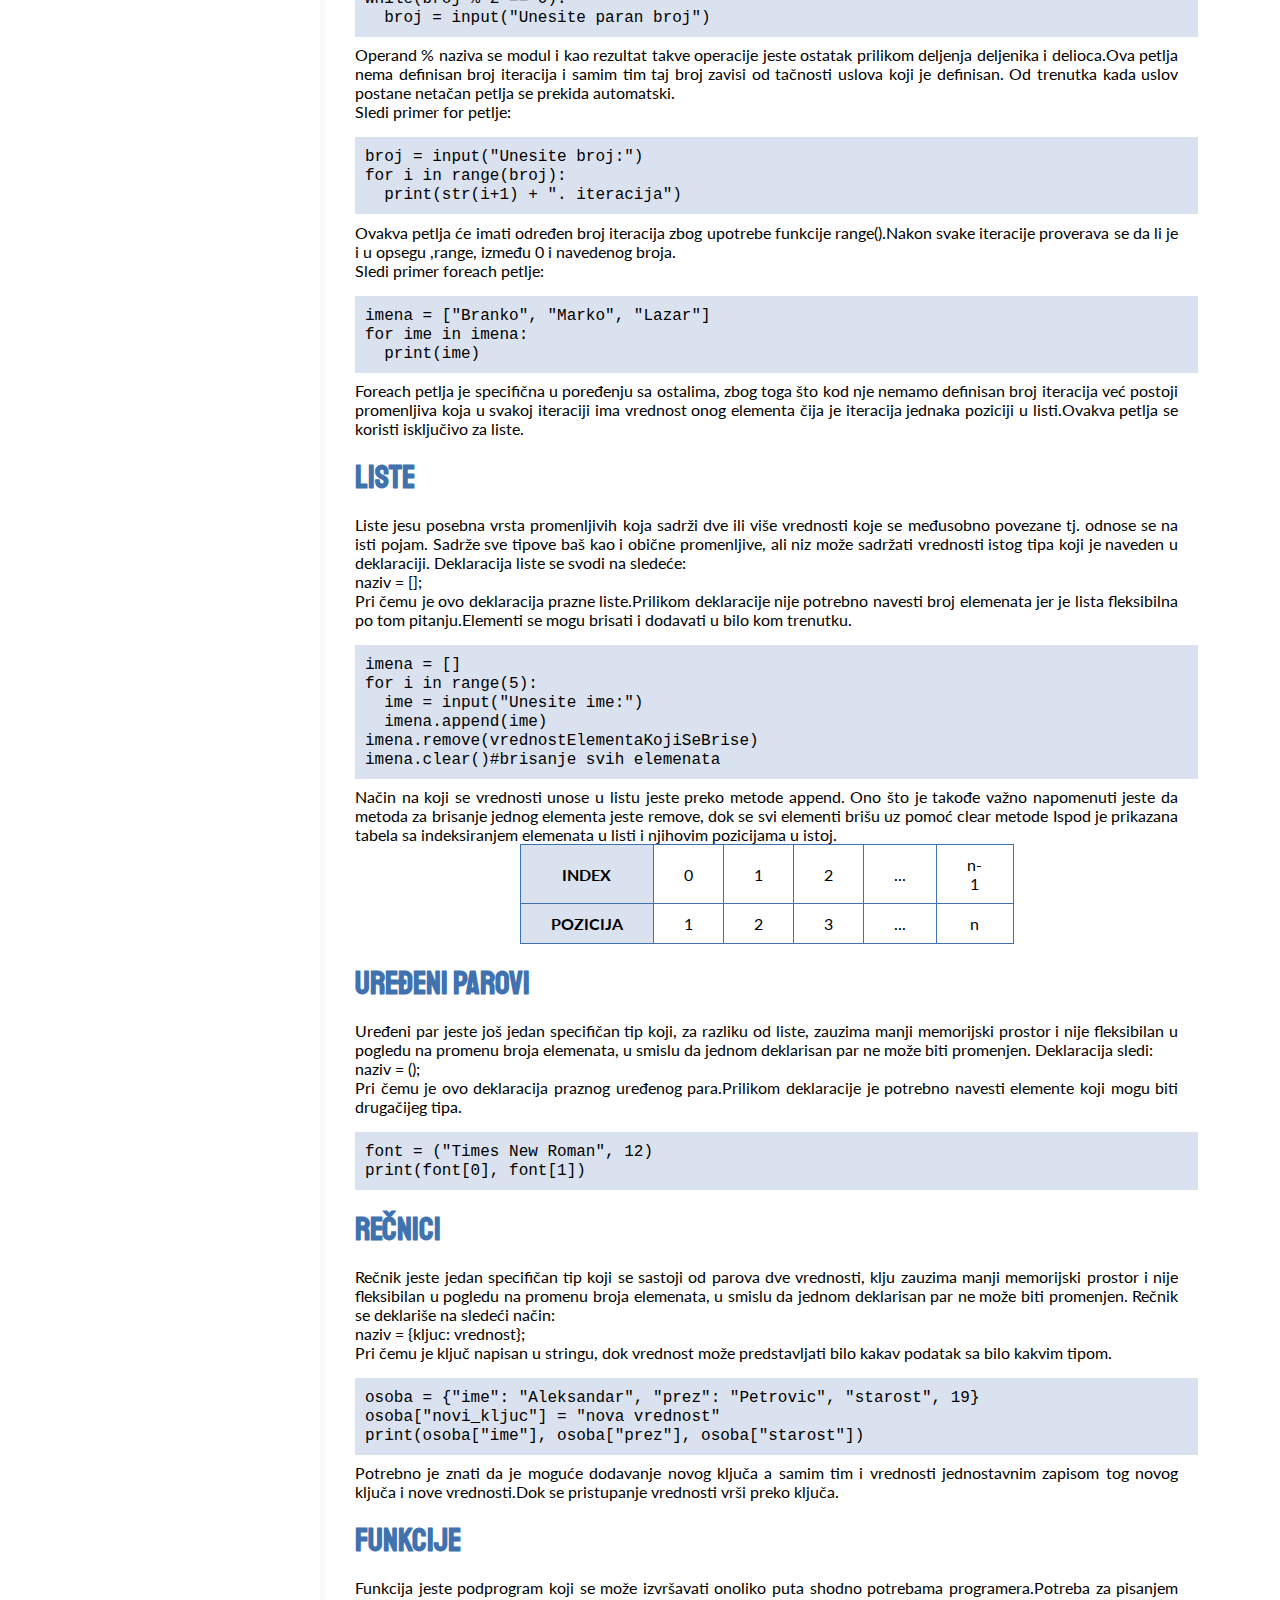
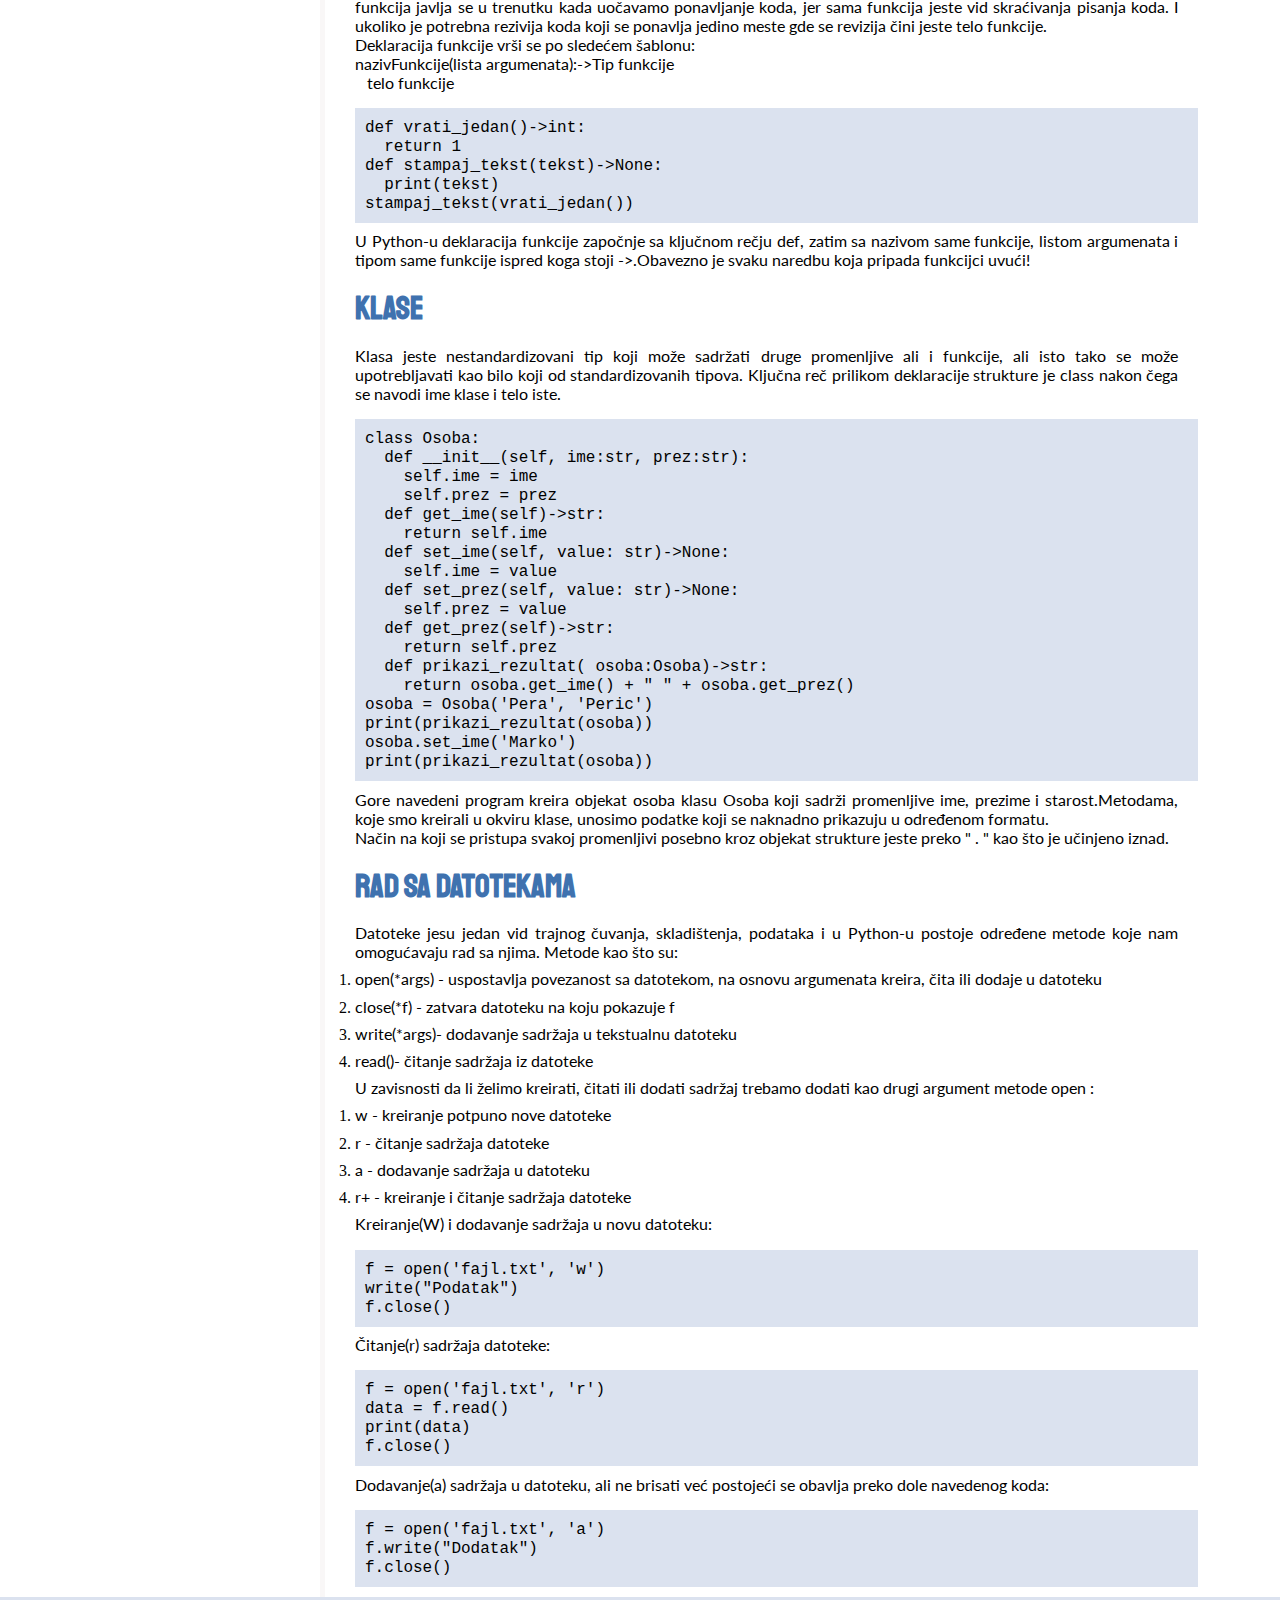
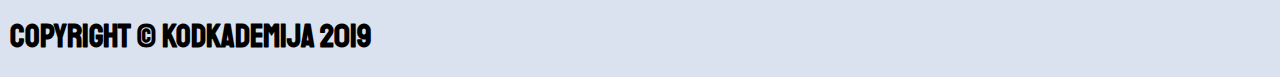
<file: py.html>
<!DOCTYPE html>
<html lang="sr-Latn-RS">
  <head>
    <meta charset="utf-8" />
    <meta name="viewport" content="width=device-width, initial-scale=1.0"/>
    <meta name="author" content="Aleksandar Milijanović"/>
    <meta name="robots" content="index, follow"/>
    <meta name="keywords" content="kod, metoda, funkcija, naredba, promenljiva"/>
    <meta name="description" content="Ovaj sajt namenjen je korisnicima koji žele naučiti osnove programiranja iz programskih jezika C, C++ i Python."/>
    <meta name="copyright"  content="Kodkademija @ 2019"/>
    <link href="https://fonts.googleapis.com/css?family=Lato&display=swap" rel="stylesheet"/>
    <link href="https://fonts.googleapis.com/css?family=Staatliches&display=swap" rel="stylesheet"/>
    <link rel="stylesheet" href="https://use.fontawesome.com/releases/v5.11.2/css/all.css"
    integrity="sha384-KA6wR/X5RY4zFAHpv/CnoG2UW1uogYfdnP67Uv7eULvTveboZJg0qUpmJZb5VqzN" crossorigin="anonymous"/>
    <link rel="stylesheet" type="text/css" href="css/master.css"/>
    <link rel="shortcut icon" href="img/favicon.ico"/>
    <title>Programski jezik Python  - KodKademija</title>
  </head>
  <body>
      <header>
        <div id="header-fixed">
          <div id="Logo">
            <a href="index.html" title="Početna"><img src="img/logo3.png" alt="Logo"/></a>
          </div>
          <div id="meni">
            <ul>
              <li>
                <span class="fas fa-home"></span>
                <a href="index.html">Početna</a></li>
              <li><a href="c.html">C</a></li>
              <li><a href="cpp.html">C++</a></li>
              <li class="aktivan-link"><a href="py.html">Python</a></li>
              <li class="podmeniLink"><a href="#">Primeri</a>
                <span class="fas fa-arrow-down"></span>
                  <ul id="podmeni">
                    <li><a  href="login.html">C</a></li>
                    <li><a  href="login.html">C++</a></li>
                    <li><a  href="login.html">Python</a></li>
                  </ul>
              </li>
              <li><a href="registracija.html">Registracija</a></li>
              <li>
                <span class="fas fa-user"></span>
                <a href="onama.html">O nama</a></li>
              <li>
                <span class="fas fa-phone-square"></span>
                <a href="kontakt.html">Kontakt</a></li>
            </ul>
          </div>
          <div class="cleaner"></div>
        </div>
      </header>
      <main id="sadrzaj" >
        <!-- <div id="login">
        JEDAN LINK STILIZOVAN KAO TAS
        </div> -->
        <div id="sadrzajMeni">
            <ul>
              <li><a href="#opste">Opšte</a></li>
              <li><a href="#najjednostavnijiProgram">Najjednostavniji program</a></li>
              <li><a href="#standardniunosispis" >Standardni unos/ispis</a></li>
              <li><a href="#komentari" >Komentari</a></li>
              <li><a href="#tipoviPodataka" >Tipovi podataka</a></li>
              <li><a href="#promenljive" >Promenljive</a></li>
              <li><a href="#operatori" >Operatori</a></li>
              <li><a href="#uslovi" >Uslovi</a></li>
              <li><a href="#petlje" >Petlje</a></li>
              <li><a href="#liste" >Liste</a></li>
              <li><a href="#uredjeniparovi" >Uređeni parovi</a></li>
              <li><a href="#recnici" >Rečnici</a></li>
              <li><a href="#funkcije" >Funkcije</a></li>
              <li><a href="#klase" >Klase</a></li>
              <li><a href="#radsadatotekama" >Rad sa datotekama</a></li>
            </ul>
        </div>
        <div id="sadrzajDesno">
          <div class="oblast">
            <h1 ><a name="opste">Opšte</a></h1>
            <p>Programski jezik Python nastao je 1991. godine.Kreirao ga se Guido van Rossun. Lako se uči, jer je kod napisan u njemu veoma čitljiv.Ima široku primenu.Koristi se za kreiranje desktop aplikacija, video igrica, veštačkoj inteligenciji i web-u. </p>
          </div>
          <div class="oblast">
            <h1 ><a name="najjednostavnijiProgram">Najjednostavniji program</a></h1>
            <p>Prilikom usvajanja novih znanja iz programskih jezika najbolje je početi od najjednostanijeg programa koji se u njemu može napisati.Na osnovu tog primera se može sagledati sintaksa jezika.
              Kod takvog programa možete videti ispod.
            </p>
            <div class="kod">
              <code>
                print("Zdravo!")
              </code>
            </div>
            <p>
              U poređenju sa ostalim jezicima, poput C ili C++, Python ima kraću sintaksu što olakšava pisanje koda.Naime u ovom programu jedina naredba koja nam je neophodna jeste naredba print.Primetiće te da nije potrebno uključivanje bilo kakvih metoda, iz razloga što je to Python to već učinio za nas.
            </p>
          </div>
          <div class="oblast">
            <h1 ><a name="standardniunosispis">Standardni unos/ipis</a></h1>
            <p>
              Standardni unos podrazumeva unos podataka preko tastature, dok ispis predstavlja prikaz podataka na ekranu monitora.Koristićemo dve metode printf(*args) i input(*args).
              Primena navedenih metoda je prikazana ispod.
            </p>
            <div class="kod">
              <code>
                broj = input("Unesite ceo broj:") <br/>
                print(broj)<br/>
              </code>
            </div>
            <p>
              U ovom primeru kod je donekle sličan onom prethodnom u lekciji <a href="#najjednostavnijiProgram">NAJJEDNOSTAVNIJI PROGRAM</a>.Međutim postoje određene novine.Ono što je novo jeste naredba "broj=input("Unesite ceo broj")" koja označava deklaraciju promenljive, određenog memorijskog prostora sa čijim podacima možemo manipulisati, ali i pozivanje funkcije input za standardni unos podataka.
              O deklaracijji će više biti reči u lekciji <a href="#promenljive">PROMENLjIVE</a>.Argument input funkcije jeste string, odnosno poruka koja sugeriše krajnjem korisniku šta bi trenao uneti.
              Na kraju imamo ispis unete  vrednosti, kao provera za dobar unos. Ovog puta koristimo instrukciju print u kojoj argument jeste podatak koji se ispisuje na ekran.
             </p>
          </div>
          <div class="oblast">
            <h1 ><a name="komentari">Komentari</a></h1>
            <p>
              Komentari se koriste kao posebne naznake u kodu koje su namenjene isključivo programerima.Oni nikako ne utiču na kod koliko god da ih ima, već služe kao podsetnik ili se preko njih lakše objašnjava deo koda.<br/>
              Postoje jednoredni komentari koji se označavaju sa # i nakon njih ceo red jeste komentiran, ali ne i deo koda ispred nega.Takođe postoje i više redni komentari kod kojih se početak komentara označava sa tri ' , a kraj sa takođe '.
            </p>
            <div class="kod">
              <code>
                # jednoredni komentar<br/>
                '''
                viseredni<br/>
                  komentar <br/>

                '''
              </code>
            </div>
          </div>
          <!-- NUZNA JE DORADA  -->
          <div class="oblast">
            <h1 ><a name="tipoviPodataka">Tipovi podataka</a></h1>
            <div class="centriraj tabela">
              <table>
                <tbody>
                <tr>
                  <th>Tip</th>
                  <th>Objašnjenje</th>
                </tr>
                <tr>
                  <td>string</td>
                  <td>Podatak ovog tipa predstavlja skup karaktera</td>
                </tr>
                <tr>
                  <td>int</td>
                  <td>Najjednostavniji oboznačni, celobrojni tip koji sadrži vrednosti u opsegu &lsqb;−32,767, +32,767&rsqb;</td>
                </tr>
                <tr>
                  <td>float</td>
                  <td>Tip podatka koji predstavlja realan broj, smatra se tipom  jednostruke preciznosti</td>
                </tr>
                <tr>
                  <td>bool</td>
                  <td>Tip čija se vrednost najčešće koristi u uslovima; ima vrednost ili True ili False</td>
                </tr>
              </tbody>
              </table>
            </div>
          </div>
          <div class="oblast">
            <h1 ><a name="promenljive">Promenljive</a></h1>
            <p>
              Promenljive predstavljaju ništa drugo do jednu memorijsku lokaciju u računaru u kojoj se nalaze podaci sa kojima manipulišemo shodno našim potrebama.
              Deklaracija promenljive sa sastoji iz više koraka:
              </p>
              <ol>
                <li><p>moramo napisati ime promenljive koje ćemo koristiti dalje u kodu</p></li>
                <li><p>moramo napisati početnu vrednost (opcionalno)</p></li>
              </ol>
              <span>tim promenljive raspoznaje compiler na osnovu dodeljene vrednosti</span>
            <div class="kod">
              <code>
                  # ime = vrednost;<br/>
                   ceoBroj = 0<br/>
                   realanBroj = 1.0<br/>
                   rec = "Aleksandar"<br/>
              </code>
            </div>
            <p>Ono što je važno naglasiti jeste da promenljiva mora imati nekakvu vrednost pre nego što se koristi u kalkulacijama.Posebna oznaka char* jeste za tip podatka string koji predstavlja skup karaktera.</p>
          </div>
          <div class="oblast">
            <h1 ><a name="operatori">Operatori</a></h1>
            <div class="centriraj tabela">
              <table>
                <tbody>
                <tr>
                  <th>Tip</th>
                  <th>Operator</th>
                </tr>
                <tr>
                  <td rowspan="5">Aritmetički operatori</td>
                  <td>+</td>
                </tr>
                <tr>
                  <td>-</td>
                </tr>
                <tr>
                  <td>*</td>
                </tr>
                <tr>
                  <td>=</td>
                </tr>
                <tr>
                  <td>%</td>
                </tr>
                <tr>
                  <td rowspan="4">Komparacioni operatori</td>
                  <td>&gt;</td>
                </tr>
                <tr>
                  <td>=&gt;</td>
                </tr>
                <tr>
                  <td>&lt;=</td>
                </tr>
                <tr>
                  <td>&lt;</td>
                </tr>
                <tr>
                  <td rowspan="5">Specijalni operatori</td>
                  <td>+=</td>
                </tr>
                <tr>
                  <td>-=</td>
                </tr>
                <tr>
                  <td>*=</td>
                </tr>
                <tr>
                  <td>/=</td>
                </tr>
                <tr>
                  <td>%=</td>
                </tr>
              </tbody>
              </table>
            </div>
          </div>
          <div class="oblast">
            <h1 ><a name="uslovi">Uslovi</a></h1>
            <p>
              Uslovi jesu vid dodavanja logike u naš program putem određenih uslova koje odredi programer.U Python-u postoje tri ključne reči koje se koriste prilikom kreiranja uslova.
              One su:
              </p>
              <ol>
                <li><p>IF</p></li>
                <li><p>ELIF</p></li>
                <li><p>ELSE</p></li>
              </ol>
              <p>IF se koristi uvek za početak grananja uslova, dok se ELIF koristi za uslove između i ELSE se korsti za poslednji uslov s tim što se uslov ne navodi za njega.<br/>
                Uslov ima sledeću sintaksu: &nbsp;if uslov:telo uslova.<br/>Telo uslova naznačava se parom : nakon čega taj blok koda mora biti uvučen. Kod unutar tela uslova se izvršava samo ukoliko je uslov tačan, ukoliko nije onda se preskače.
              </p>
            <div class="kod">
              <code>
                broj = input("Unesite broj:") <br/>
                if broj < 50 :<br/>
                    &nbsp;&nbsp;print("Vas broj je manji od 50")<br/>
                elif broj < 100:<br/>
                    &nbsp;&nbsp;print("Vas broj je manji od 100")<br/>
                else:<br/>
                    &nbsp;&nbsp;print("Vas broj je veci od 100")<br/>
              </code>
            </div>
          </div>
          <div class="oblast">
            <h1 ><a name="petlje">Petlje</a></h1>
            <p>
              Kroz petlje možemo jedan blok koda izvršiti nekoliko puta u zavisnosti koliko nam je potrebno.Taj broj izvršavanja ili iteracija, može biti određen od strane programera mada broj iteracija može biti različit prilikom izvršavanja jednog istog programa u zavisnosti od vrednosti unetih od strane korisnika.
              Postoje tri vrste petlji:
              </p>
              <ol>
                <li><p>While</p></li>
                <li><p>For</p></li>
                <li><p>Foreach</p></li>
              </ol>
              <p>While jeste ona kod koje broj iteracija ne zavisi od vrednosti koje programer unese.Ona se kreira pisanjem ključne reči while i pisanjem uslova i tela same petlje <br/>
                Telo uslova je ograđeno :, ispod koje  se nalazi kod koji se treba izvršiti nakon tačnosti uslova.Rezultat koji će biti prikazan zavisi od unete vrednosti koja se poredi.<br/>
                  Prvo ćemo prikazati preimer sa petljom while:
                 </p>
            <div class="kod">
              <code>
                broj = 0 <br/>
                while(broj % 2 == 0):<br/>
                  &nbsp;&nbsp;broj = input("Unesite paran broj")
              </code>
            </div>
            <p>Operand % naziva se modul i kao rezultat takve operacije jeste ostatak prilikom deljenja deljenika i delioca.Ova petlja nema definisan broj iteracija i samim tim taj broj zavisi od tačnosti uslova koji je definisan.
              Od trenutka kada uslov postane netačan petlja se prekida automatski.<br/>
              Sledi primer for petlje:
            </p>
            <div class="kod">
              <code>
                broj = input("Unesite broj:")<br/>
                for i in range(broj):<br/>
                  &nbsp;&nbsp;print(str(i+1) + ". iteracija")
              </code>
            </div>
            <p>Ovakva petlja će imati određen broj iteracija zbog  upotrebe funkcije range().Nakon svake iteracije proverava se da li je i u opsegu ,range, između 0 i navedenog broja.<br/>
              Sledi primer foreach petlje:
            </p>
            <div class="kod">
              <code>
                imena = ["Branko", "Marko", "Lazar"]<br/>
                for ime in imena:<br/>
                    &nbsp;&nbsp;print(ime)<br/>
              </code>
            </div>
            <p>Foreach petlja je specifična u poređenju sa ostalima, zbog toga što kod nje nemamo definisan broj iteracija već postoji promenljiva koja u svakoj iteraciji ima vrednost onog elementa čija je iteracija jednaka poziciji u listi.Ovakva petlja se koristi isključivo za liste.</p>
          </div>
          <div class="oblast">
            <h1 ><a name="liste">Liste</a></h1>
            <p>
              Liste jesu posebna vrsta promenljivih koja sadrži dve ili više vrednosti koje se međusobno povezane tj. odnose se na isti pojam.
              Sadrže sve tipove baš kao i obične promenljive, ali niz može sadržati vrednosti istog tipa koji je naveden u deklaraciji.
              Deklaracija liste se svodi na sledeće:<br/>
               naziv&nbsp;= &lsqb;&rsqb;;<br/>
               Pri čemu je ovo deklaracija prazne liste.Prilikom deklaracije nije potrebno navesti broj elemenata jer je lista fleksibilna po tom pitanju.Elementi se mogu brisati i dodavati u bilo kom trenutku.
              </p>
            <div class="kod">
              <code>
                imena = [] <br/>
                for i in range(5):<br/>
                    &nbsp;&nbsp;ime = input("Unesite ime:")<br/>
                    &nbsp;&nbsp;imena.append(ime) <br/>
                imena.remove(vrednostElementaKojiSeBrise)<br/>
                imena.clear()#brisanje svih elemenata<br/>
              </code>
            </div>
            <p>Način na koji se vrednosti unose u listu jeste preko metode append.
              Ono što je takođe važno napomenuti jeste da metoda za brisanje jednog elementa jeste remove, dok se svi elementi brišu uz pomoć clear metode
              Ispod je prikazana tabela sa indeksiranjem elemenata u listi i njihovim pozicijama u istoj.
            </p>
          <div class="centriraj tabela">
            <table>
            <tbody>
              <tr>
                <th>INDEX</th>
                <td>0</td>
                <td>1</td>
                <td>2</td>
                <td>...</td>
                <td>n-1</td>
              </tr>
              <tr>
                <th>POZICIJA</th>
                <td>1</td>
                <td>2</td>
                <td>3</td>
                <td>...</td>
                <td>n</td>
              </tr>
            </tbody>
            </table>
          </div>
          </div>
          <div class="oblast">
            <h1 ><a name="uredjeniparovi">Uređeni parovi</a></h1>
            <p>
              Uređeni par jeste još jedan specifičan tip koji, za razliku od liste, zauzima manji memorijski prostor  i nije fleksibilan u pogledu na promenu broja elemenata, u smislu da jednom deklarisan par ne može biti promenjen.
              Deklaracija sledi:<br/>
               naziv&nbsp;= ();<br/>
               Pri čemu je ovo deklaracija praznog uređenog para.Prilikom deklaracije je  potrebno navesti elemente koji mogu biti drugačijeg tipa.
              </p>
            <div class="kod">
              <code>
                font = ("Times New Roman",  12) <br/>
                print(font[0], font[1])
              </code>
            </div>
          </div>
          <div class="oblast">
            <h1 ><a name="recnici">Rečnici</a></h1>
            <p>
              Rečnik  jeste  jedan specifičan tip koji se sastoji od parova dve vrednosti, klju zauzima manji memorijski prostor  i nije fleksibilan u pogledu na promenu broja elemenata, u smislu da jednom deklarisan par ne može biti promenjen.
              Rečnik se deklariše na sledeći način:<br/>
               naziv&nbsp;= {kljuc: vrednost};<br/>
               Pri čemu je ključ napisan u stringu, dok vrednost može predstavljati bilo kakav podatak sa bilo kakvim tipom.
              </p>
            <div class="kod">
              <code>
                osoba = {"ime": "Aleksandar", "prez": "Petrovic", "starost", 19} <br/>
                osoba["novi_kljuc"] = "nova vrednost" <br/>
                print(osoba["ime"], osoba["prez"], osoba["starost"])<br/>
              </code>
            </div>
            <p>Potrebno je znati da je moguće dodavanje novog ključa a samim tim i vrednosti jednostavnim zapisom tog novog ključa i nove vrednosti.Dok se pristupanje vrednosti vrši preko ključa.</p>
          </div>
          <div class="oblast">
            <h1 ><a name="funkcije">Funkcije</a></h1>
            <p>
              Funkcija jeste podprogram koji se može izvršavati onoliko puta shodno potrebama programera.Potreba za pisanjem funkcija javlja se  u trenutku kada uočavamo ponavljanje koda, jer sama funkcija jeste vid skraćivanja pisanja koda.
              I ukoliko je potrebna rezivija koda koji se ponavlja jedino meste gde se revizija čini jeste telo funkcije.<br/>
              Deklaracija funkcije vrši se po sledećem šablonu:<br/>
              nazivFunkcije(lista argumenata):->Tip funkcije<br/> &nbsp;&nbsp; telo funkcije
              </p>
            <div class="kod">
              <code>
                def vrati_jedan()->int: <br/>
                    &nbsp;&nbsp;return 1<br/>
                def stampaj_tekst(tekst)->None:<br/>
                    &nbsp;&nbsp;print(tekst)<br/>
                stampaj_tekst(vrati_jedan())<br/>
              </code>
            </div>
            <p>
              U Python-u deklaracija funkcije započnje sa ključnom rečju def, zatim sa nazivom same funkcije, listom argumenata i tipom same funkcije ispred koga stoji ->.Obavezno je svaku naredbu koja pripada funkcijci uvući!
            </p>
          </div>
          <div class="oblast">
            <h1 ><a name="klase">Klase</a></h1>
            <p>
              Klasa jeste nestandardizovani tip koji može sadržati druge promenljive ali i funkcije, ali isto tako se može upotrebljavati kao bilo koji od standardizovanih tipova.
              Ključna reč prilikom deklaracije strukture je class nakon čega se navodi ime klase i telo iste.
              </p>
            <div class="kod">
              <code>
                class Osoba:<br/>
                  &nbsp;&nbsp;def __init__(self, ime:str, prez:str):<br/>
                      &nbsp;&nbsp;&nbsp;&nbsp;self.ime = ime<br/>
                      &nbsp;&nbsp;&nbsp;&nbsp;self.prez = prez<br/>
                  &nbsp;&nbsp;def get_ime(self)->str:<br/>
                      &nbsp;&nbsp;&nbsp;&nbsp;return self.ime<br/>
                  &nbsp;&nbsp;def set_ime(self, value: str)->None:<br/>
                      &nbsp;&nbsp;&nbsp;&nbsp;self.ime = value<br/>
                  &nbsp;&nbsp;def set_prez(self, value: str)->None:<br/>
                      &nbsp;&nbsp;&nbsp;&nbsp;self.prez = value<br/>
                  &nbsp;&nbsp;def get_prez(self)->str:<br/>
                      &nbsp;&nbsp;&nbsp;&nbsp;return self.prez<br/>
                  &nbsp;&nbsp;def prikazi_rezultat( osoba:Osoba)->str:<br/>
                      &nbsp;&nbsp;&nbsp;&nbsp;return osoba.get_ime() + " " + osoba.get_prez()<br/>
                osoba = Osoba('Pera', 'Peric')<br/>
                print(prikazi_rezultat(osoba))<br/>
                osoba.set_ime('Marko')<br/>
                print(prikazi_rezultat(osoba))<br/>
              </code>
            </div>
            <p>
              Gore navedeni program kreira  objekat osoba klasu Osoba
              koji sadrži promenljive ime, prezime i starost.Metodama, koje smo kreirali u okviru klase, unosimo podatke koji se naknadno prikazuju u određenom formatu.<br/>
              Način na koji se pristupa svakoj promenljivi posebno kroz objekat strukture jeste preko " . " kao što je učinjeno iznad.
            </p>
          </div>
          <div class="oblast">
            <h1 ><a name="radsadatotekama">Rad sa datotekama</a></h1>
            <p>
              Datoteke jesu jedan vid trajnog čuvanja, skladištenja, podataka i u Python-u postoje određene metode koje nam omogućavaju rad sa njima.
              Metode kao što su:
            </p>
            <ol>
              <li><p>open(*args) - uspostavlja povezanost sa datotekom, na osnovu argumenata kreira, čita ili dodaje u datoteku </p></li>
              <li><p>close(*f) - zatvara datoteku na koju pokazuje f </p></li>
              <li><p>write(*args)- dodavanje sadržaja u tekstualnu datoteku</p></li>
              <li><p>read()- čitanje sadržaja iz datoteke </p></li>
            </ol>
            <p>U zavisnosti da li želimo kreirati, čitati ili dodati sadržaj trebamo dodati kao drugi argument metode open :</p>
            <ol>
              <li><p>w - kreiranje potpuno nove datoteke</p></li>
              <li><p>r - čitanje sadržaja datoteke</p></li>
              <li><p>a - dodavanje sadržaja u datoteku</p></li>
              <li><p>r+ - kreiranje i čitanje sadržaja datoteke</p></li>
            </ol>
            <p>Kreiranje(W) i dodavanje sadržaja u novu datoteku:</p>
            <div class="kod">
              <code>
                f = open('fajl.txt', 'w')<br/>
                write("Podatak")<br/>
                f.close() <br/>
              </code>
            </div>
            <p>Čitanje(r) sadržaja  datoteke:</p>
            <div class="kod">
              <code>
                f = open('fajl.txt', 'r') <br/>
                data = f.read()<br/>
                print(data)<br/>
                f.close()<br/>
              </code>
            </div>
             <p>Dodavanje(a) sadržaja u datoteku, ali ne brisati već postojeći se obavlja preko dole navedenog koda:</p>
             <div class="kod">
               <code>
                 f = open('fajl.txt', 'a')<br/>
                 f.write("Dodatak")<br/>
                 f.close()<br/>
               </code>
             </div>
          </div>
        </div>
        <div class="cleaner"></div>
      </main>
      <footer>
        <div id="copyright">
          <h1>Copyright &copy; Kodkademija 2019</h1>
        </div>
        <div id="fMeni">
          <!-- <a href="https://www.facebook.com/aleksandar.milijanovic.71" target="_blank"><span class="fab fa-facebook-square"></span>Aleksandar Milijanović</a> -->
           <ul>
            <li><a href="https://www.facebook.com/aleksandar.milijanovic.71" target="_blank"><span class="fab fa-facebook-square"></span></a></li>
            <li><a href="https://www.instagram.com/milijan_00/" target="_blank"><span class="fab fa-instagram"></span></a></li>
           </ul>
        </div>
        <div class="cleaner"></div>
      </footer>
  </body>
</html>
</file>
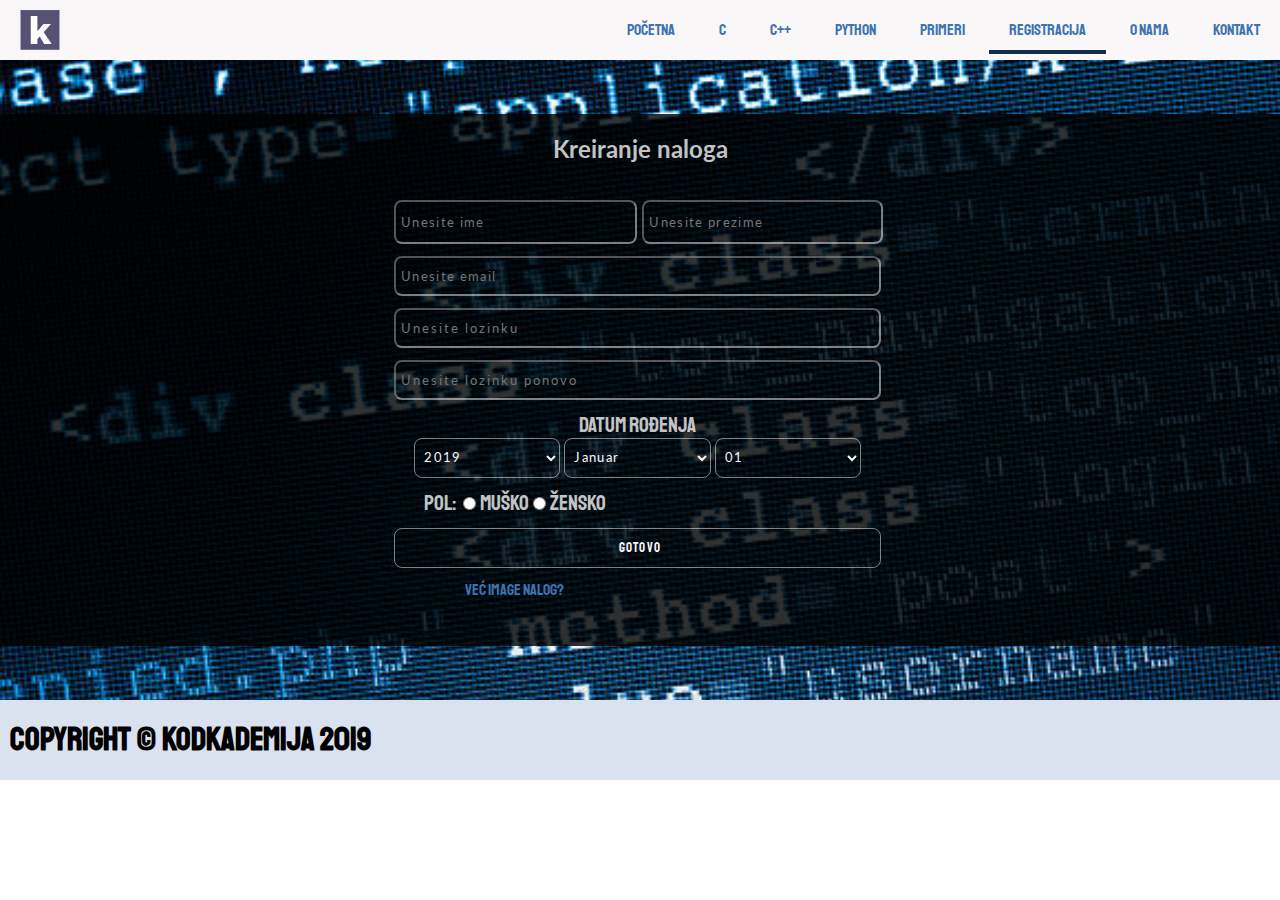
<file: registracija.html>
<!DOCTYPE html>
<html lang="sr-Latn-RS">
  <head>
    <meta charset="utf-8" />
    <meta name="viewport" content="width=device-width, initial-scale=1.0"/>
    <meta name="author" content="Aleksandar Milijanović"/>
    <meta name="robots" content="index, follow"/>
    <meta name="keywords" content="kod, metoda, funkcija, naredba, promenljiva"/>
    <meta name="description" content="Ovaj sajt namenjen je korisnicima koji žele naučiti osnove programiranja iz programskih jezika C, C++ i Python."/>
    <meta name="copyright"  content="Kodkademija @ 2019"/>
    <link href="https://fonts.googleapis.com/css?family=Lato&display=swap" rel="stylesheet"/>
    <link href="https://fonts.googleapis.com/css?family=Staatliches&display=swap" rel="stylesheet"/>
    <link rel="stylesheet" href="https://use.fontawesome.com/releases/v5.11.2/css/all.css"
    integrity="sha384-KA6wR/X5RY4zFAHpv/CnoG2UW1uogYfdnP67Uv7eULvTveboZJg0qUpmJZb5VqzN" crossorigin="anonymous"/>
    <link rel="stylesheet" type="text/css" href="css/master.css"/>
    <link rel="shortcut icon" href="img/favicon.ico"/>
    <title>Registracija - KodKademija</title>
  </head>
  <body>
      <header>
        <div id="header-fixed">
          <div id="Logo">
            <a href="index.html" title="Početna"><img src="img/logo3.png" alt="Logo"/></a>
          </div>
          <div id="meni">
            <ul>
              <li>
                <span class="fas fa-home"></span>
                <a href="index.html">Početna</a></li>
              <li><a href="c.html">C</a></li>
              <li><a href="cpp.html">C++</a></li>
              <li><a href="py.html">Python</a></li>
              <li class="podmeniLink"><a href="#">Primeri</a>
                <span class="fas fa-arrow-down"></span>
                  <ul id="podmeni">
                    <li><a  href="login.html">C</a></li>
                    <li><a  href="login.html">C++</a></li>
                    <li><a  href="login.html">Python</a></li>
                  </ul>
              </li>
              <li class="aktivan-link"><a href="registracija.html">Registracija</a></li>
              <li>
                <span class="fas fa-user"></span>
                <a href="onama.html">O nama</a></li>
              <li>
                <span class="fas fa-phone-square"></span>
                <a href="kontakt.html">Kontakt</a></li>
            </ul>
          </div>
          <div class="cleaner"></div>
        </div>
      </header>
      <main id="sadrzaj">
        <div class="binarni-kod">
          <div id="sredina-sadrzaj">

          <h2>Kreiranje naloga</h2>
          <form  class="reg-forma"name="registracija" action="#" method="post">
            <table>
              <tr>
                <td><input type="text" name="ime" placeholder="Unesite ime" class="unosno-polje" required/></td>
                <td><input type="text" name="prezime" placeholder="Unesite prezime" class="unosno-polje" required/></td>
              </tr>
              <tr>
                <td colspan="2"><input type="email" name="email"  placeholder="Unesite email" class="unosno-polje duze-unosno-polje" required/></td>
              </tr>
              <tr>
                <td colspan="2"><input type="password" name="lozinka" value=""placeholder="Unesite lozinku" class="unosno-polje duze-unosno-polje" required/></td>
              </tr>
              <tr>
                <td colspan="2"><input type="password" name="lozinka_ponovo"  placeholder="Unesite lozinku ponovo" class="unosno-polje duze-unosno-polje" required/></td>
              </tr>
              <tr>
                <td colspan="2">
                  <label for="datum">Datum rođenja</label><br/>
                  <select  name="godina" class="padajuci-meni unosno-polje">
                    <option value="2019">2019</option>
                    <option value="2018">2018</option>
                    <option value="2017">2017</option>
                    <option value="2016">2016</option>
                    <option value="2015">2015</option>
                    <option value="2014">2014</option>
                    <option value="2013">2013</option>
                    <option value="2012">2012</option>
                    <option value="2011">2011</option>
                    <option value="2010">2010</option>
                    <option value="2009">2009</option>
                    <option value="2008">2008</option>
                    <option value="2007">2007</option>
                    <option value="2006">2006</option>
                    <option value="2005">2005</option>
                    <option value="2004">2004</option>
                    <option value="2003">2003</option>
                    <option value="2002">2002</option>
                    <option value="2001">2001</option>
                    <option value="2000">2000</option>
                </select>
                <select  name="mesec"  class="padajuci-meni unosno-polje">
                  <option value="januar">Januar</option>
                  <option value="februar">Fabruar</option>
                  <option value="mart">mart</option>
                  <option value="april">April</option>
                  <option value="maj">Maj</option>
                  <option value="jun">Jun</option>
                  <option value="jul">Jul</option>
                  <option value="avgust">Avgust</option>
                  <option value="septembar">Septembar</option>
                  <option value="oktobar">Oktobar</option>
                  <option value="novembar">Novembar</option>
                  <option value="decembar">Decembar</option>
                </select>
                <select  name="dan"  class="padajuci-meni unosno-polje">
                  <option value="01">01</option>
                  <option value="02">02</option>
                  <option value="03">03</option>
                  <option value="04">04</option>
                  <option value="05">05</option>
                  <option value="06">06</option>
                  <option value="07">07</option>
                  <option value="08">08</option>
                  <option value="09">09</option>
                  <option value="10">10</option>
                  <option value="11">11</option>
                  <option value="12">12</option>
                  <option value="13">13</option>
                  <option value="14">14</option>
                  <option value="15">15</option>
                  <option value="16">16</option>
                  <option value="17">17</option>
                  <option value="18">18</option>
                  <option value="19">19</option>
                  <option value="20">20</option>
                  <option value="21">21</option>
                  <option value="22">22</option>
                  <option value="23">23</option>
                  <option value="24">24</option>
                  <option value="25">25</option>
                  <option value="26">26</option>
                  <option value="27">27</option>
                  <option value="28">28</option>
                  <option value="29">29</option>
                  <option value="30">30</option>
                  <option value="31">31</option>
                </select>
              </td>
              </tr>
              <tr>
                <td>
                  <label for="pol">Pol:&nbsp;</label>
                  <input type="radio" name="pol" value="M" required/>
                  <label for="m">Muško</label>
                  <input type="radio" name="pol" value="Z"/>
                  <label for="z">Žensko</label>
                </td>
              </tr>
              <tr>
                <td colspan="2">
                  <input type="submit" name="submit" value="GOTOVO" class="submit unosno-polje"/>
                </td>
              </tr>
              <tr>
                <td><a href="login.html">Već image nalog?</a></td>
              </tr>
            </table>
          </form>
          </div>
        </div>
      </main>
      <footer>
        <div id="copyright">
          <h1>Copyright &copy; Kodkademija 2019</h1>
        </div>
        <div id="fMeni">
          <!-- <a href="https://www.facebook.com/aleksandar.milijanovic.71" target="_blank"><span class="fab fa-facebook-square"></span>Aleksandar Milijanović</a> -->
           <ul>
            <li><a href="https://www.facebook.com/aleksandar.milijanovic.71" target="_blank"><span class="fab fa-facebook-square"></span></a></li>
            <li><a href="https://www.instagram.com/milijan_00/" target="_blank"><span class="fab fa-instagram"></span></a></li>
           </ul>
        </div>
        <div class="cleaner"></div>
      </footer>
  </body>
</html>
</file>
<file: css/master.css>
*{
  margin:0px;
  padding: 0px;
}
#rss{
  color: orange;
  font-size: 14pt;
}
ul{
  list-style-type: none;
}
a{
  text-decoration: none;
  color:#3f72af;
  font-size: 1em;
}
a,h1{
  font-family: 'Staatliches', cursive;
}
p, h2{
    font-family: 'Lato', sans-serif;
    /* font-family: sans-serif; */
}
a:hover{
  color:#112d4e;
}
/* CSS ZA ORGANIZACIJU */
header{
  width: 100%;
  height: 60px;
  /* background-color: #e2e2e2; */
}
#header-fixed{
  width: 100%;
  height: 60px;
  background-color: #f9f7f7;
  position: fixed;
  z-index: 2;
}
#Logo{
  width: 60px;
  height: 100%;
  float: left;
  padding-top:10px;
  padding-left:20px;
  box-sizing: border-box;
}
#Logo a{
  width: 100%;
}
#Logo img{
  width: 100%;
}
#meni{
  height: 100%;
  float: right;
}
#sadrzaj{
  width:100%;
  min-height: 640px;
}
#slika-sredina{
  display: flex;
  align-items: center;
  width:100%;
  height: 600px;
  background-image: url("../img/home_img.png");
  background-size: cover;
  background-attachment: fixed;
  /* padding: 150px 0px; */
  box-sizing: border-box;
}
/* #uvodni-tekst{
  width: 100%;
  height: 400px;
  padding: 50px 60px;
  box-sizing: border-box;
  background-color: #f9f7f7;
} */
footer{
  width: 100%;
  height: 80px;
  background-color: #dbe2ef;
  /* padding-top: 20px; */
  padding: 20px 10px;
  box-sizing: border-box;

}
footer #copyright{
  float: left;
  height: 50%;
}
footer #fMeni{
  float: right;
}
/* CSS ZA SADRZAJ */
#meni{
  padding-top: 10px;
  padding-left: 10px;
  box-sizing: border-box;
}
#meni ul li{
  position:relative;
  display: inline-block;
  padding: 10px 20px;
}
#podmeni{
  position:absolute;
  background-color: #f9f7f7;
  padding-top: 17px;
  padding-right: 40px;
  border-radius: 0px 0px 4px 4px;
  display:none;
}
#podmeni li{
  padding: 10px 20px;
  width: 100%;
}
#podmeni li:hover{
  background-color: #dbe2ef;
  /* color: #f9f7f7; */
}
.podmeniLink:hover #podmeni{
  display: block;
}
#meni ul li span{
  color: #3f72af;
}
#meni ul li{
  cursor: pointer;
}

.aktivan-link{
  border-bottom: 4px solid #112d4e;
}
#uvodni-tekst p {
  text-align: justify;
  font-size: 1em;
  color: #112d4e;
}

.plavi-link{
  /* background-color: blue; */
  width: 100%;
  height:30%;
  padding-top:20px;
  margin-top: 20px;
  text-align: center;
}
.plavi-link a{
  border:2px solid #112d4e;
  color: #112d4e;
  font-size: 1em;
  letter-spacing: 2pt;
  font-family: 'Staatliches', cursive;
  padding: 10px 20px;
}
.plavi-link a:hover{
  background-color: #112d4e;
  color: #f9f7f7;
}
footer ul li{
  display: inline-block;
  padding:5px 10px;
}
footer ul li a span{
font-size: 2em;
}
/* .footer-el{
    width:20%;
} */
.centriraj{
  margin:0px auto;
}

.footer-el a span{
  font-size: 2em;
  padding-right:10px;
}
#sredina-sadrzaj {
  display: flex;
  width: 100%;
  flex-direction: column;
  align-items: center;
  text-align: center;
  background-color: rgba(0,0,0, 0.8);
  padding:20px;
  box-sizing: border-box;
}
#sredina-sadrzaj h1{
  text-align: center;
  font-size: 4em;
}
#sredina-sadrzaj{
  color: rgba(249, 247, 247, 0.8);
}
.reg-forma{
  width: 40%;
  /* background-color: red; */
  text-align: center;
  margin: 2% auto;
}
.reg-forma table{
  width: 100%;
  /* background-color: blue; */
}
.reg-forma table tr td{
  padding-top: 10px;
  padding-right: 5px;
}
.unosno-polje{
  width: 97%;
  height: 40px;
  margin-right: 5px;
  padding-left: 5px;
  font-family: 'Lato', sans-serif;
  /* outline-color: #112d4e; */
  outline:none;
  color: #112d4e;
  border-radius: 8px;
  border-color: rgba(249, 247, 247, 0.5);
  letter-spacing: 1pt;
  background-color: rgba(255, 255, 255, 0);
  color: rgba(249, 247, 247, 1);
}
option{
  color: #000;
}
.unosno-polje:focus{
  border-color: rgba(249, 247, 247, 1);
}
input[type="password"]
{
  letter-spacing: 2px;
}
.duze-unosno-polje{
  width: 100%;
  margin-right: 0px;
  box-sizing: border-box;
}
.padajuci-meni{
  width: 30%;
  margin-right: 0px;
  cursor: pointer;
  /* color: rgba(255, 255, 255, 1); */
}
.reg-forma label{
  font-family: 'Staatliches', cursive;
  font-size:16pt;
}
.reg-forma a{
  text-align: left;
}
.submit{
  text-align: center;
  width: 100%;
  font-family: 'Staatliches', cursive;
  color: #f9f7f7;
  border: 1px solid  rgba(249, 247, 247, 0.5);
  cursor: pointer;
  outline: none;
}
.submit:hover{
  background-color: #f9f7f7;
  color: #112d4e;
}
.opis-forme{
  padding-top: 5px;
  text-align: center;
  color:  #112d4e;
}
.poruka{
  height: 100px;
  padding-top: 5px;
  padding-left: 5px;
}
.autorSlika{
  width: 300px;
  padding-top:10px;
  padding-bottom: 35px;
}
.autorSlika img{
  width: 100%;
  border: 3px solid #f9f7f7;
  border-radius: 8px;
}
.velicinaTeksta{
  width: 100%;
  height: 300px;
  padding: 50px 60px;
  box-sizing: border-box;
  background-color: #f9f7f7;
}
#sadrzaj  #sadrzajMeni{
  width: 25%;
  height: 680px;
  position: relative;
  float:left;
}
#sadrzaj #sadrzajMeni ul{
  display:block;
  width: 25%;
  /* height:100%; */
  position: fixed;
}
#sadrzaj #sadrzajMeni ul li{
  padding: 1% 0px;
}

#sadrzaj #sadrzajMeni ul li a{
  font-size: 16pt;
  color: #3f72af;
  padding-left: 5px;
  text-transform: uppercase;
}
#sadrzaj #sadrzajMeni ul li a:hover{
  color: #112d4e;
}
#sadrzaj #sadrzajMeni ul li:hover {
  background-color: #f9f7f7;

}
#sadrzaj #sadrzajDesno{
  width: 69%;
  height: 100%;
  border-left: 5px solid #f9f7f7;
  /* background-color: #3f72af; */
  float: left;
}
.oblast{
  padding: 10px 30px;
  box-sizing: border-box;
}
.oblast h1{
  margin-bottom: 2%;
}
.oblast h1 a{
  color: #3f72af;
}
.oblast p {
  text-align: justify;
  margin-top: 1%;
}
.oblast .kod{
  margin-top: 2%;
  background-color: #dbe2ef;
  padding: 10px;
  width: 100%;
}
.oblast .kod code{
  font-size: 12pt;
}
/* .oblast ul li p {
  font-family: 'Lato', sans-serif;
} */
.oblast table{
  /* border-color: #3f72af; */
  text-align: center;
  width: 100%;
}
.oblast table td{
  padding: 10px 30px;
}
.oblast .tabela td, th{
  font-family: 'Lato', sans-serif;
  padding: 10px 30px;
  border: 1px solid #3f72af;
}
th{
  background-color: #dbe2ef;
}
.oblast .tabela{
  /* background-color: green; */
  width: 60%;
}
.oblast .tabela table{
  border-collapse: collapse;
}
.binarni-kod{
  width: 100%;
  height: 640px;
  background-image: url("../img/kod.jpg");
  background-color: #3f72af;
  background-repeat: no-repeat;
  background-size: cover;
  background-attachment: fixed;
  display: flex;
  flex-direction: column;
  align-items: center;
  justify-content: center;
}
.promena-pozadine{
  background-image: url("../img/reg.png");
}
.velicinaTeksta #opis-autora{
  font-size: 16pt;
  text-align: center;
}
.cleaner{
  clear:both;
}
</file>
